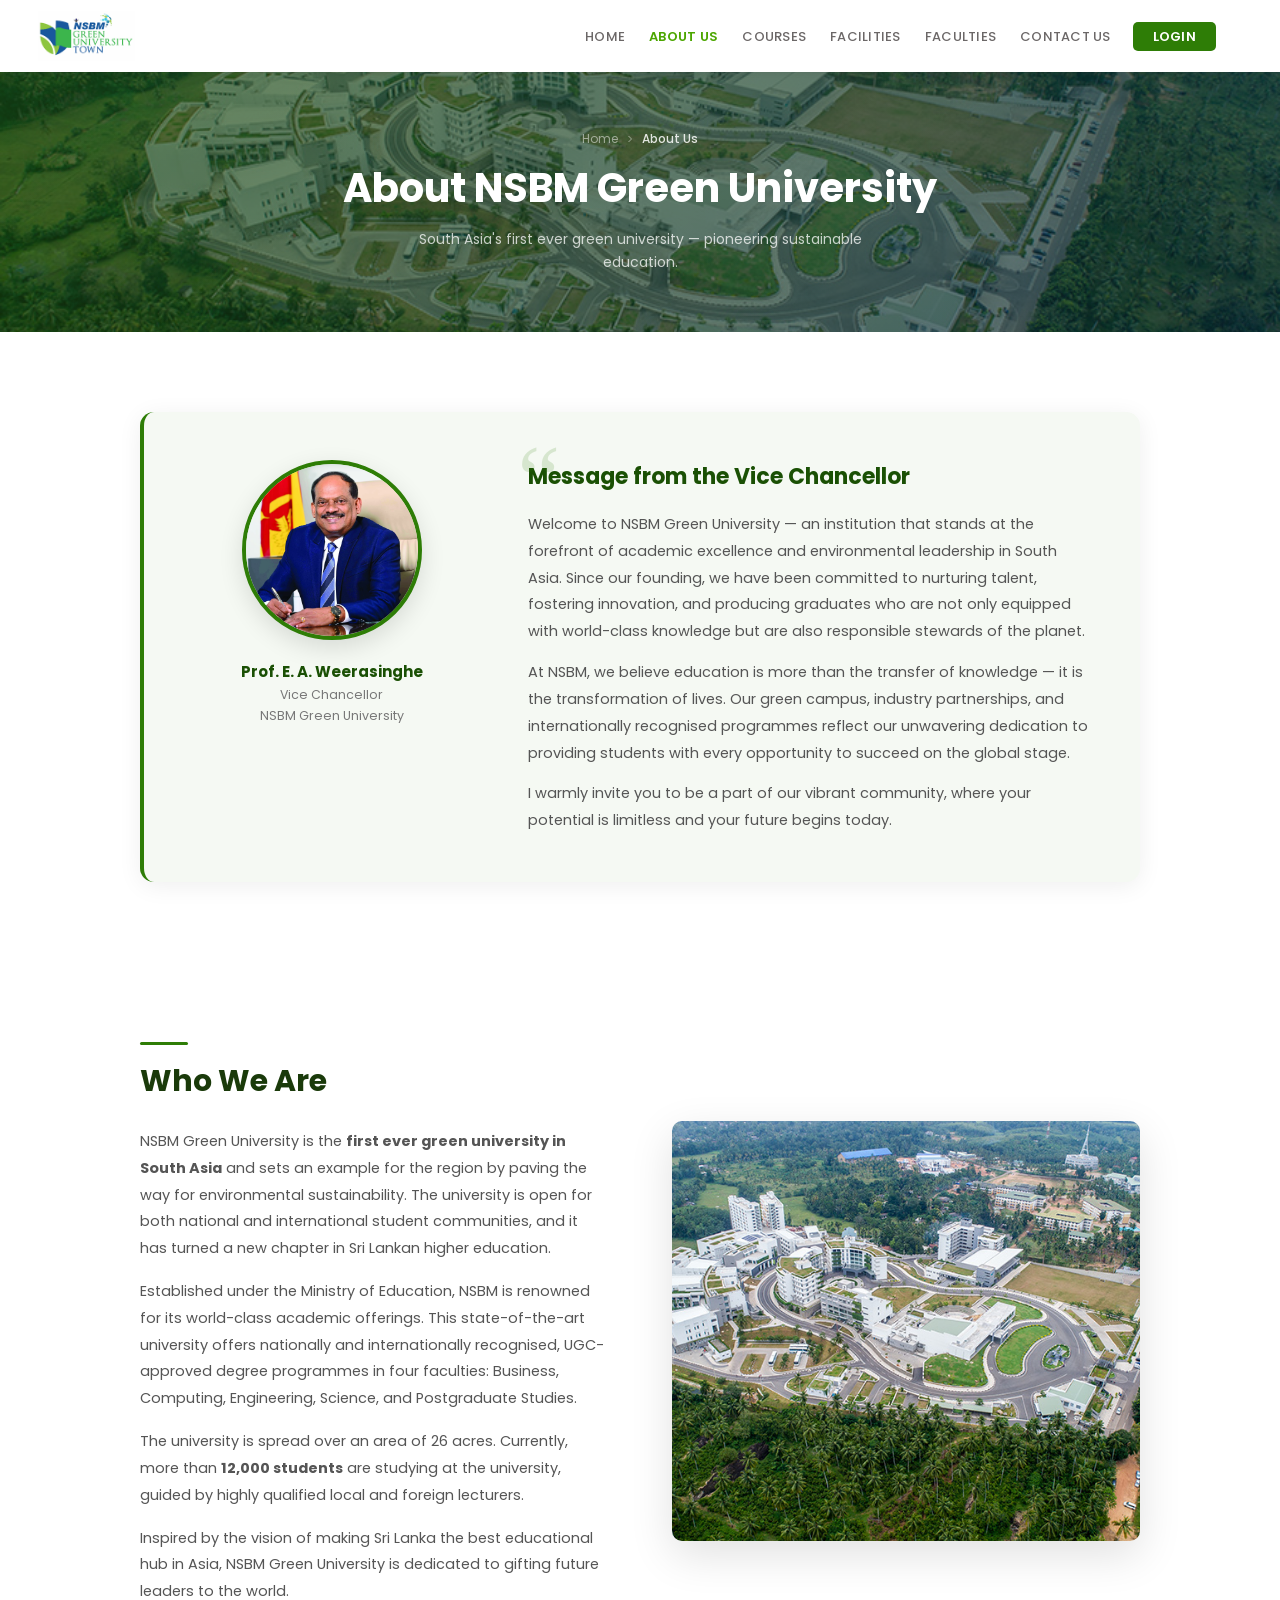
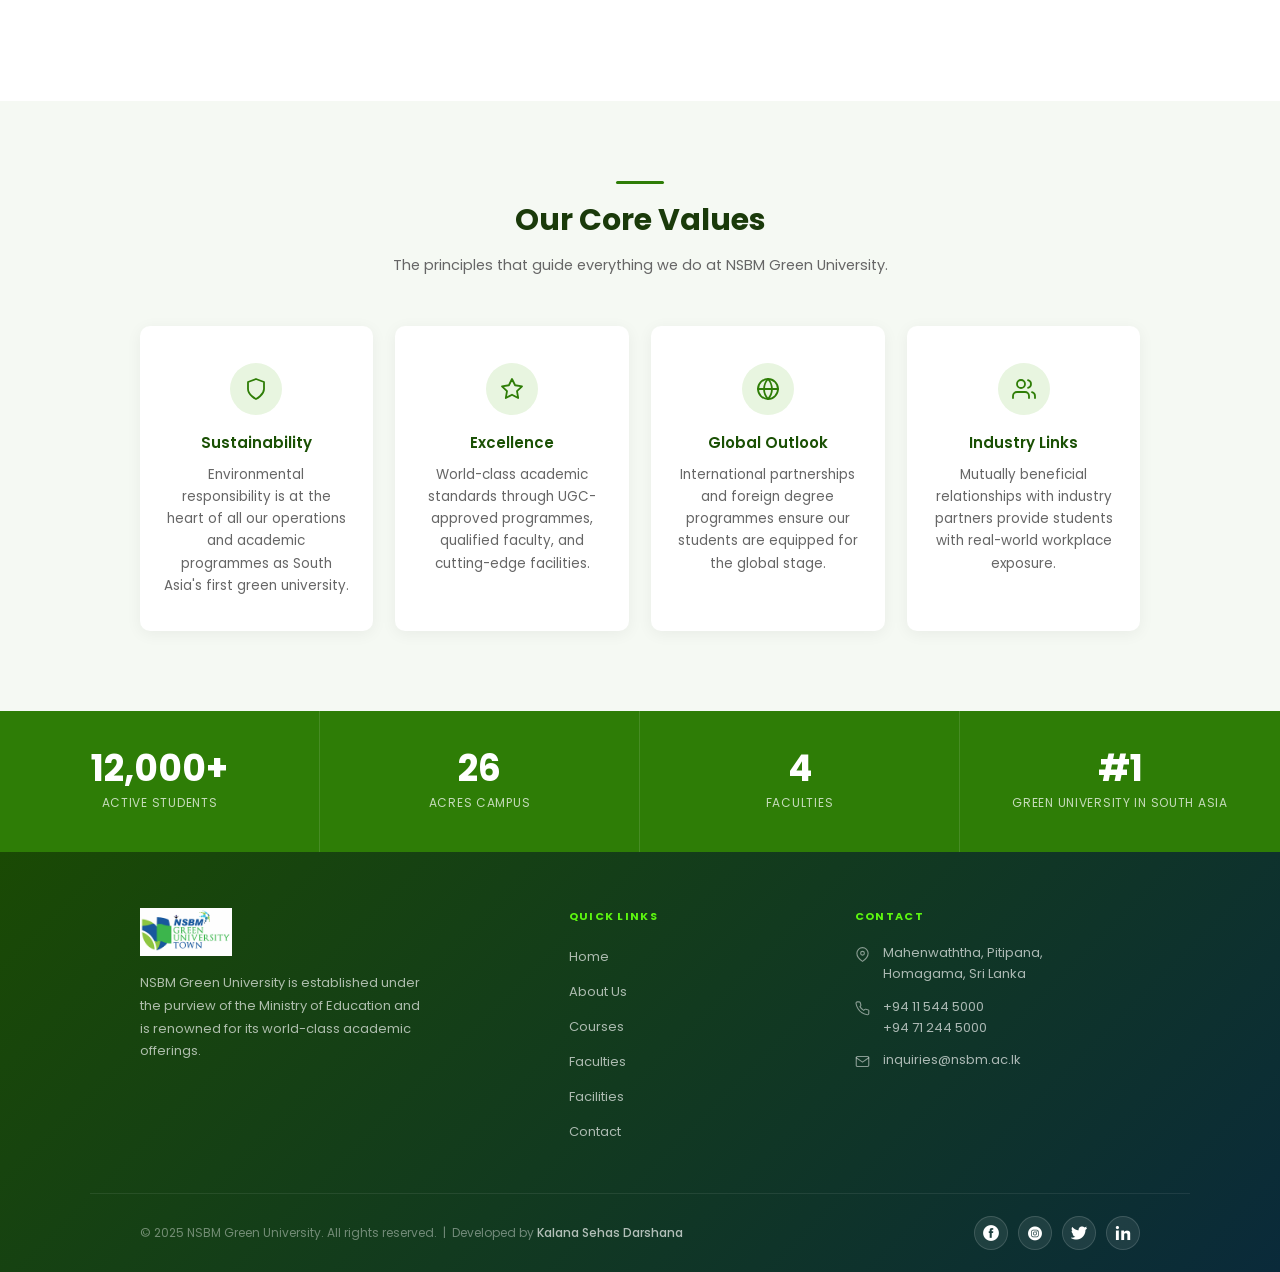
<file: Development/about_us.html>
<!DOCTYPE html>
<html lang="en">
<head>
  <meta charset="UTF-8">
  <meta name="viewport" content="width=device-width, initial-scale=1.0">
  <title>About Us — NSBM Green University</title>
  <link rel="stylesheet" href="shared.css">
  <link rel="stylesheet" href="about_us.css">
  <link href="https://fonts.googleapis.com/css2?family=Poppins:wght@200;300;400;500;600;700&display=swap" rel="stylesheet">
</head>
<body>
  <header>
    <nav>
      <a href="Web_assignment.html" class="logo"><img src="assets/images/logo.png" alt="NSBM Green University"></a>
      <div class="nav-links">
        <ul>
          <li><a href="Web_assignment.html">HOME</a></li>
          <li><a href="about_us.html">ABOUT US</a></li>
          <li><a href="courses.html">COURSES</a></li>
          <li><a href="facilities.html">FACILITIES</a></li>
          <li><a href="faculties.html">FACULTIES</a></li>
          <li><a href="contact_us.html">CONTACT US</a></li>
          <li><a href="login.html" class="nav-login-btn">LOGIN</a></li>
        </ul>
      </div>
    </nav>
  </header>

  <div class="page-content">

    <div class="page-banner">
      <div class="page-banner-bg" style="background-image:url('assets/images/banner.png');"></div>
      <div class="page-banner-content">
        <div class="breadcrumb">
          <a href="Web_assignment.html">Home</a>
          <svg width="12" height="12" viewBox="0 0 24 24" fill="none" stroke="currentColor" stroke-width="2"><polyline points="9 18 15 12 9 6"/></svg>
          <span>About Us</span>
        </div>
        <h1>About NSBM Green University</h1>
        <p>South Asia's first ever green university — pioneering sustainable education.</p>
      </div>
    </div>

    <!-- VC MESSAGE -->
    <section class="vc-section">
      <div class="inner">
        <div class="vc-card">
          <div class="vc-img-col">
            <div class="vc-photo-wrap">
              <img src="assets/images/vc.jpg" alt="Vice Chancellor" onerror="this.parentElement.classList.add('no-photo')">
              <div class="vc-photo-placeholder">
                <svg viewBox="0 0 24 24" fill="none" stroke="currentColor" stroke-width="1.5" stroke-linecap="round" stroke-linejoin="round"><path d="M20 21v-2a4 4 0 0 0-4-4H8a4 4 0 0 0-4 4v2"/><circle cx="12" cy="7" r="4"/></svg>
              </div>
            </div>
            <div class="vc-name-block">
              <strong>Prof. E. A. Weerasinghe</strong>
              <span>Vice Chancellor</span>
              <span>NSBM Green University</span>
            </div>
          </div>
          <div class="vc-text-col">
            <div class="vc-quote-mark">&ldquo;</div>
            <h3>Message from the Vice Chancellor</h3>
            <p>Welcome to NSBM Green University — an institution that stands at the forefront of academic excellence and environmental leadership in South Asia. Since our founding, we have been committed to nurturing talent, fostering innovation, and producing graduates who are not only equipped with world-class knowledge but are also responsible stewards of the planet.</p>
            <p>At NSBM, we believe education is more than the transfer of knowledge — it is the transformation of lives. Our green campus, industry partnerships, and internationally recognised programmes reflect our unwavering dedication to providing students with every opportunity to succeed on the global stage.</p>
            <p>I warmly invite you to be a part of our vibrant community, where your potential is limitless and your future begins today.</p>
          </div>
        </div>
      </div>
    </section>

    <!-- WHO WE ARE -->
    <section class="about-intro">
      <div class="inner">
        <div class="about-grid">
          <div class="about-text">
            <div class="section-title" style="text-align:left;margin-bottom:24px;">
              <div class="title-bar" style="margin:0 0 14px;"></div>
              <h2 style="text-align:left;">Who We Are</h2>
            </div>
            <p>NSBM Green University is the <strong>first ever green university in South Asia</strong> and sets an example for the region by paving the way for environmental sustainability. The university is open for both national and international student communities, and it has turned a new chapter in Sri Lankan higher education.</p>
            <p>Established under the Ministry of Education, NSBM is renowned for its world-class academic offerings. This state-of-the-art university offers nationally and internationally recognised, UGC-approved degree programmes in four faculties: Business, Computing, Engineering, Science, and Postgraduate Studies.</p>
            <p>The university is spread over an area of 26 acres. Currently, more than <strong>12,000 students</strong> are studying at the university, guided by highly qualified local and foreign lecturers.</p>
            <p>Inspired by the vision of making Sri Lanka the best educational hub in Asia, NSBM Green University is dedicated to gifting future leaders to the world.</p>
          </div>
          <div class="about-image">
            <img src="assets/images/banner.png" alt="NSBM Campus aerial view">
          </div>
        </div>
      </div>
    </section>

    <!-- VALUES -->
    <section class="values-section">
      <div class="inner">
        <div class="section-title">
          <div class="title-bar"></div>
          <h2>Our Core Values</h2>
          <p>The principles that guide everything we do at NSBM Green University.</p>
        </div>
        <div class="values-grid">
          <div class="value-card">
            <div class="value-icon-wrap"><svg viewBox="0 0 24 24" fill="none" stroke="currentColor" stroke-width="1.8" stroke-linecap="round" stroke-linejoin="round"><path d="M12 22s8-4 8-10V5l-8-3-8 3v7c0 6 8 10 8 10z"/></svg></div>
            <h3>Sustainability</h3>
            <p>Environmental responsibility is at the heart of all our operations and academic programmes as South Asia's first green university.</p>
          </div>
          <div class="value-card">
            <div class="value-icon-wrap"><svg viewBox="0 0 24 24" fill="none" stroke="currentColor" stroke-width="1.8" stroke-linecap="round" stroke-linejoin="round"><polygon points="12 2 15.09 8.26 22 9.27 17 14.14 18.18 21.02 12 17.77 5.82 21.02 7 14.14 2 9.27 8.91 8.26 12 2"/></svg></div>
            <h3>Excellence</h3>
            <p>World-class academic standards through UGC-approved programmes, qualified faculty, and cutting-edge facilities.</p>
          </div>
          <div class="value-card">
            <div class="value-icon-wrap"><svg viewBox="0 0 24 24" fill="none" stroke="currentColor" stroke-width="1.8" stroke-linecap="round" stroke-linejoin="round"><circle cx="12" cy="12" r="10"/><line x1="2" y1="12" x2="22" y2="12"/><path d="M12 2a15.3 15.3 0 0 1 4 10 15.3 15.3 0 0 1-4 10 15.3 15.3 0 0 1-4-10 15.3 15.3 0 0 1 4-10z"/></svg></div>
            <h3>Global Outlook</h3>
            <p>International partnerships and foreign degree programmes ensure our students are equipped for the global stage.</p>
          </div>
          <div class="value-card">
            <div class="value-icon-wrap"><svg viewBox="0 0 24 24" fill="none" stroke="currentColor" stroke-width="1.8" stroke-linecap="round" stroke-linejoin="round"><path d="M17 21v-2a4 4 0 0 0-4-4H5a4 4 0 0 0-4 4v2"/><circle cx="9" cy="7" r="4"/><path d="M23 21v-2a4 4 0 0 0-3-3.87"/><path d="M16 3.13a4 4 0 0 1 0 7.75"/></svg></div>
            <h3>Industry Links</h3>
            <p>Mutually beneficial relationships with industry partners provide students with real-world workplace exposure.</p>
          </div>
        </div>
      </div>
    </section>

    <!-- STATS BAR -->
    <div class="about-stats-bar">
      <div class="asb-item"><span class="asb-num">12,000+</span><span class="asb-label">Active Students</span></div>
      <div class="asb-item"><span class="asb-num">26</span><span class="asb-label">Acres Campus</span></div>
      <div class="asb-item"><span class="asb-num">4</span><span class="asb-label">Faculties</span></div>
      <div class="asb-item"><span class="asb-num">#1</span><span class="asb-label">Green University in South Asia</span></div>
    </div>

  </div>

  <footer>
    <div class="footer-top">
      <div class="footer-brand"><img src="assets/images/logo.png" alt="NSBM" class="footer-logo"><p>NSBM Green University is established under the purview of the Ministry of Education and is renowned for its world-class academic offerings.</p></div>
      <div class="footer-links-col"><p class="footer-col-title">Quick Links</p><ul><li><a href="Web_assignment.html">Home</a></li><li><a href="about_us.html">About Us</a></li><li><a href="courses.html">Courses</a></li><li><a href="faculties.html">Faculties</a></li><li><a href="facilities.html">Facilities</a></li><li><a href="contact_us.html">Contact</a></li></ul></div>
      <div class="footer-contact-col"><p class="footer-col-title">Contact</p><div class="contact-item"><div class="contact-item-icon"><svg viewBox="0 0 24 24"><path d="M21 10c0 7-9 13-9 13s-9-6-9-13a9 9 0 0 1 18 0z"/><circle cx="12" cy="10" r="3"/></svg></div><p>Mahenwaththa, Pitipana,<br>Homagama, Sri Lanka</p></div><div class="contact-item"><div class="contact-item-icon"><svg viewBox="0 0 24 24"><path d="M22 16.92v3a2 2 0 0 1-2.18 2 19.79 19.79 0 0 1-8.63-3.07A19.5 19.5 0 0 1 4.69 12 19.79 19.79 0 0 1 1.61 3.53 2 2 0 0 1 3.59 1.37h3a2 2 0 0 1 2 1.72c.127.96.361 1.903.7 2.81a2 2 0 0 1-.45 2.11L7.91 9a16 16 0 0 0 6 6l1.27-1.27a2 2 0 0 1 2.11-.45c.907.339 1.85.573 2.81.7A2 2 0 0 1 22 16.92z"/></svg></div><p>+94 11 544 5000<br>+94 71 244 5000</p></div><div class="contact-item"><div class="contact-item-icon"><svg viewBox="0 0 24 24"><path d="M4 4h16c1.1 0 2 .9 2 2v12c0 1.1-.9 2-2 2H4c-1.1 0-2-.9-2-2V6c0-1.1.9-2 2-2z"/><polyline points="22,6 12,13 2,6"/></svg></div><p>inquiries@nsbm.ac.lk</p></div></div>
    </div>
    <div class="footer-divider"></div>
    <div class="footer-bottom">
      <p class="footer-copy">&copy; 2025 NSBM Green University. All rights reserved. &nbsp;|&nbsp; Developed by <strong>Kalana Sehas Darshana</strong></p>
      <div class="social-icons"><a href="https://web.facebook.com/nsbm.lk/" target="_blank"><img src="assets/images/facebook.png" alt="Facebook"></a><a href="https://www.instagram.com/nsbmgreenuniversity/" target="_blank"><img src="assets/images/instagram.png" alt="Instagram"></a><a href="https://twitter.com/nsbm_srilanka" target="_blank"><img src="assets/images/twitter.png" alt="Twitter"></a><a href="https://lk.linkedin.com/school/nsbmgreenuniversity/" target="_blank"><img src="assets/images/linkedin.png" alt="LinkedIn"></a></div>
    </div>
  </footer>
  
  <script>
    const cp = window.location.pathname.split("/").pop().toLowerCase();
    document.querySelectorAll(".nav-links ul li a").forEach(a => { if (a.getAttribute("href").toLowerCase() === cp) a.classList.add("active"); });
  </script>
</body>
</html>
</file>
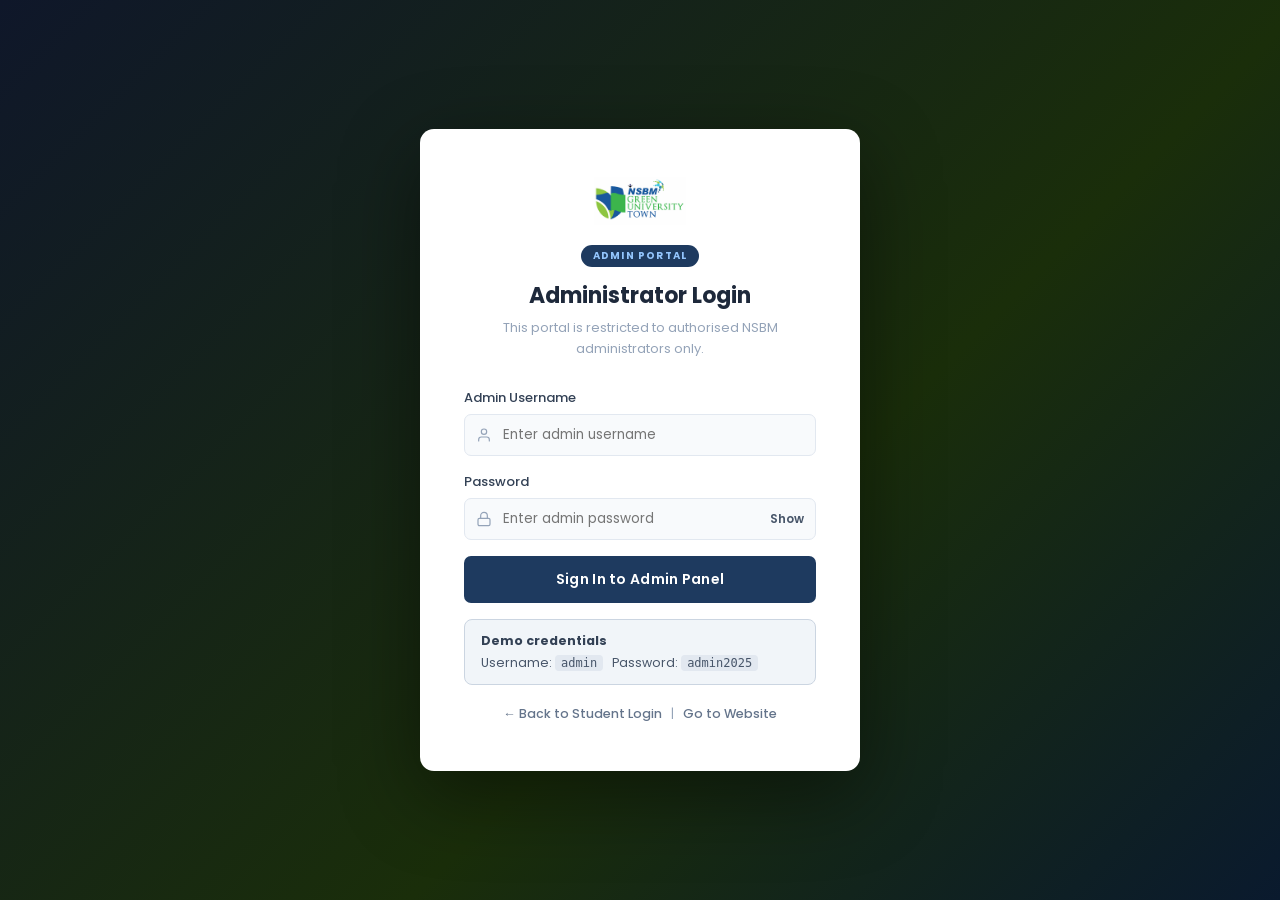
<file: Development/admin_login.html>
<!DOCTYPE html>
<html lang="en">
<head>
  <meta charset="UTF-8">
  <meta name="viewport" content="width=device-width, initial-scale=1.0">
  <title>Admin Login — NSBM Green University</title>
  <link rel="stylesheet" href="shared.css">
  <link rel="stylesheet" href="admin_login.css">
  <link href="https://fonts.googleapis.com/css2?family=Poppins:wght@200;300;400;500;600;700&display=swap" rel="stylesheet">
</head>
<body>

  <div class="admin-login-page">
    <div class="admin-login-card">

      <div class="alc-header">
        <img src="assets/images/logo.png" alt="NSBM" class="alc-logo">
        <div class="alc-badge">Admin Portal</div>
        <h2>Administrator Login</h2>
        <p>This portal is restricted to authorised NSBM administrators only.</p>
      </div>

      <div id="al-error"   class="alert alert-error"   style="display:none;"></div>
      <div id="al-success" class="alert alert-success" style="display:none;"></div>

      <div class="field-group">
        <label for="al-user">Admin Username</label>
        <div class="field-wrap">
          <svg class="field-icon" viewBox="0 0 24 24" fill="none" stroke="currentColor" stroke-width="1.8" stroke-linecap="round" stroke-linejoin="round"><path d="M20 21v-2a4 4 0 0 0-4-4H8a4 4 0 0 0-4 4v2"/><circle cx="12" cy="7" r="4"/></svg>
          <input type="text" id="al-user" placeholder="Enter admin username" autocomplete="username">
        </div>
      </div>

      <div class="field-group">
        <label for="al-pw">Password</label>
        <div class="field-wrap">
          <svg class="field-icon" viewBox="0 0 24 24" fill="none" stroke="currentColor" stroke-width="1.8" stroke-linecap="round" stroke-linejoin="round"><rect x="3" y="11" width="18" height="11" rx="2"/><path d="M7 11V7a5 5 0 0 1 10 0v4"/></svg>
          <input type="password" id="al-pw" placeholder="Enter admin password" autocomplete="current-password">
          <button type="button" class="pw-toggle" onclick="togglePw('al-pw',this)">Show</button>
        </div>
      </div>

      <button class="auth-submit" onclick="doAdminLogin()">Sign In to Admin Panel</button>

      <div class="demo-box">
        <strong>Demo credentials</strong>
        <p>Username: <code>admin</code> &nbsp; Password: <code>admin2025</code></p>
      </div>

      <div class="back-link">
        <a href="login.html">&larr; Back to Student Login</a>
        &nbsp;&nbsp;|&nbsp;&nbsp;
        <a href="Web_assignment.html">Go to Website</a>
      </div>
    </div>
  </div>

  <script>
    function togglePw(id, btn) {
      const f = document.getElementById(id);
      f.type = f.type === "password" ? "text" : "password";
      btn.textContent = f.type === "password" ? "Show" : "Hide";
    }

    const ADMINS = [
      { username: "admin", password: "admin2025", name: "System Administrator" }
    ];

    function doAdminLogin() {
      const user = document.getElementById("al-user").value.trim();
      const pw   = document.getElementById("al-pw").value;
      const err  = document.getElementById("al-error");
      const suc  = document.getElementById("al-success");
      err.style.display = suc.style.display = "none";

      if (!user || !pw) {
        err.textContent = "Please enter your username and password.";
        err.style.display = "block"; return;
      }

      const admin = ADMINS.find(a => a.username === user && a.password === pw);
      if (admin) {
        sessionStorage.setItem("nsbm_admin", JSON.stringify({ name: admin.name, role: "admin" }));
        suc.textContent = "Login successful. Redirecting to Admin Panel...";
        suc.style.display = "block";
        setTimeout(() => window.location.href = "admin_panel.html", 1400);
      } else {
        err.textContent = "Invalid admin credentials. Access denied.";
        err.style.display = "block";
      }
    }

    document.addEventListener("keydown", e => { if (e.key === "Enter") doAdminLogin(); });
  </script>
</body>
</html>
</file>
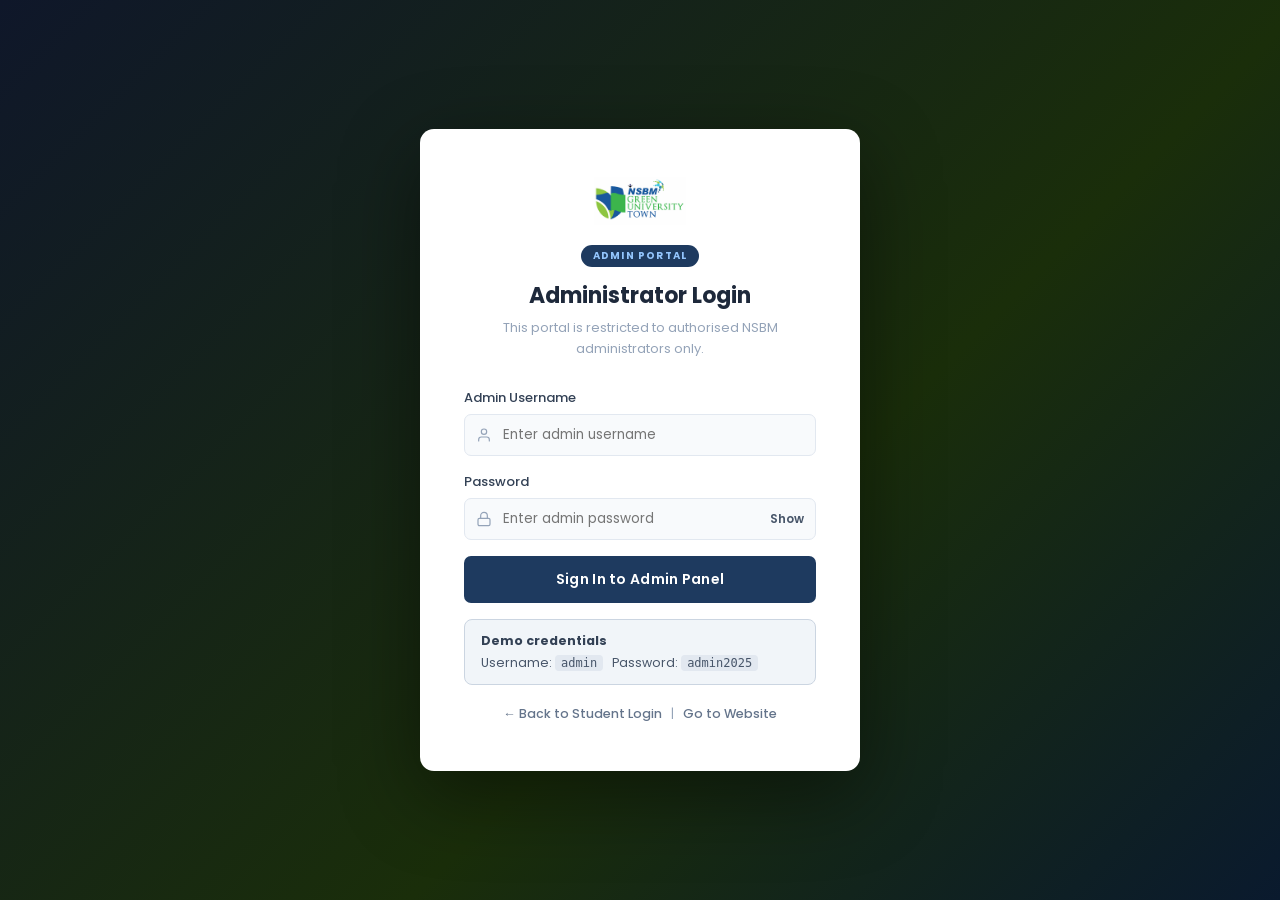
<file: Development/admin_panel.html>
<!DOCTYPE html>
<html lang="en">
<head>
  <meta charset="UTF-8">
  <meta name="viewport" content="width=device-width, initial-scale=1.0">
  <title>Admin Panel — NSBM Green University</title>
  <link rel="stylesheet" href="admin_panel.css">
  <link href="https://fonts.googleapis.com/css2?family=Poppins:wght@300;400;500;600;700&display=swap" rel="stylesheet">
</head>
<body>

  <!-- SIDEBAR -->
  <aside class="sidebar" id="sidebar">
    <div class="sb-logo">
      <img src="assets/images/logo.png" alt="NSBM">
      <span>Admin Panel</span>
    </div>
    <nav class="sb-nav">
      <a href="#" class="sb-link active" onclick="showSection('dashboard',this)">
        <svg viewBox="0 0 24 24"><rect x="3" y="3" width="7" height="7"/><rect x="14" y="3" width="7" height="7"/><rect x="3" y="14" width="7" height="7"/><rect x="14" y="14" width="7" height="7"/></svg>
        Dashboard
      </a>
      <a href="#" class="sb-link" onclick="showSection('students',this)">
        <svg viewBox="0 0 24 24"><path d="M17 21v-2a4 4 0 0 0-4-4H5a4 4 0 0 0-4 4v2"/><circle cx="9" cy="7" r="4"/><path d="M23 21v-2a4 4 0 0 0-3-3.87"/><path d="M16 3.13a4 4 0 0 1 0 7.75"/></svg>
        Students
      </a>
      <a href="#" class="sb-link" onclick="showSection('courses',this)">
        <svg viewBox="0 0 24 24"><path d="M12 2L2 7l10 5 10-5-10-5z"/><path d="M2 17l10 5 10-5"/><path d="M2 12l10 5 10-5"/></svg>
        Courses
      </a>
      <a href="#" class="sb-link" onclick="showSection('faculties',this)">
        <svg viewBox="0 0 24 24"><rect x="3" y="3" width="18" height="18" rx="2"/><path d="M3 9h18M9 21V9"/></svg>
        Faculties
      </a>
      <a href="#" class="sb-link" onclick="showSection('news',this)">
        <svg viewBox="0 0 24 24"><path d="M4 22h16a2 2 0 0 0 2-2V4a2 2 0 0 0-2-2H8a2 2 0 0 0-2 2v16a2 2 0 0 0 2 2z"/><path d="M16 2v4"/><path d="M8 10h8"/><path d="M8 14h8"/><path d="M8 18h5"/></svg>
        News
      </a>
      <a href="#" class="sb-link" onclick="showSection('enquiries',this)">
        <svg viewBox="0 0 24 24"><path d="M4 4h16c1.1 0 2 .9 2 2v12c0 1.1-.9 2-2 2H4c-1.1 0-2-.9-2-2V6c0-1.1.9-2 2-2z"/><polyline points="22,6 12,13 2,6"/></svg>
        Enquiries
      </a>
    </nav>
    <div class="sb-bottom">
      <button class="sb-logout" onclick="doAdminLogout()">
        <svg viewBox="0 0 24 24"><path d="M9 21H5a2 2 0 0 1-2-2V5a2 2 0 0 1 2-2h4"/><polyline points="16 17 21 12 16 7"/><line x1="21" y1="12" x2="9" y2="12"/></svg>
        Sign Out
      </button>
    </div>
  </aside>

  <!-- MAIN -->
  <main class="main-content">

    <!-- TOP BAR -->
    <div class="topbar">
      <div class="topbar-left">
        <button class="menu-toggle" onclick="toggleSidebar()">
          <svg viewBox="0 0 24 24" fill="none" stroke="currentColor" stroke-width="2"><line x1="3" y1="6" x2="21" y2="6"/><line x1="3" y1="12" x2="21" y2="12"/><line x1="3" y1="18" x2="21" y2="18"/></svg>
        </button>
        <h1 class="topbar-title" id="topbar-title">Dashboard</h1>
      </div>
      <div class="topbar-right">
        <div class="admin-badge">
          <div class="admin-avatar" id="admin-avatar">A</div>
          <span id="admin-name">Administrator</span>
        </div>
      </div>
    </div>

    <!-- TOAST -->
    <div class="toast" id="toast"></div>

    <!-- ─── DASHBOARD ─── -->
    <section id="sec-dashboard" class="section active-section">
      <div class="stat-cards">
        <div class="stat-card blue">
          <div class="sc-icon"><svg viewBox="0 0 24 24"><path d="M17 21v-2a4 4 0 0 0-4-4H5a4 4 0 0 0-4 4v2"/><circle cx="9" cy="7" r="4"/></svg></div>
          <div><span class="sc-num" id="dash-students">0</span><span class="sc-label">Total Students</span></div>
        </div>
        <div class="stat-card green">
          <div class="sc-icon"><svg viewBox="0 0 24 24"><path d="M12 2L2 7l10 5 10-5-10-5z"/><path d="M2 17l10 5 10-5"/></svg></div>
          <div><span class="sc-num" id="dash-courses">0</span><span class="sc-label">Courses</span></div>
        </div>
        <div class="stat-card purple">
          <div class="sc-icon"><svg viewBox="0 0 24 24"><rect x="3" y="3" width="18" height="18" rx="2"/><path d="M3 9h18M9 21V9"/></svg></div>
          <div><span class="sc-num" id="dash-faculties">0</span><span class="sc-label">Faculties</span></div>
        </div>
        <div class="stat-card orange">
          <div class="sc-icon"><svg viewBox="0 0 24 24"><path d="M4 4h16c1.1 0 2 .9 2 2v12c0 1.1-.9 2-2 2H4c-1.1 0-2-.9-2-2V6c0-1.1.9-2 2-2z"/></svg></div>
          <div><span class="sc-num" id="dash-enquiries">0</span><span class="sc-label">Enquiries</span></div>
        </div>
      </div>

      <div class="dash-recent">
        <div class="panel">
          <div class="panel-header"><h3>Recent Students</h3></div>
          <div class="panel-body" id="recent-students-list"></div>
        </div>
        <div class="panel">
          <div class="panel-header"><h3>Recent Enquiries</h3></div>
          <div class="panel-body" id="recent-enquiries-list"></div>
        </div>
      </div>
    </section>

    <!-- ─── STUDENTS ─── -->
    <section id="sec-students" class="section">
      <div class="section-toolbar">
        <input type="text" class="search-input" placeholder="Search students..." oninput="renderStudents(this.value)">
        <button class="btn btn-primary" onclick="openModal('student')">+ Add Student</button>
      </div>
      <div class="panel">
        <table class="data-table" id="students-table">
          <thead><tr><th>Student ID</th><th>Name</th><th>Email</th><th>Faculty</th><th>Actions</th></tr></thead>
          <tbody id="students-tbody"></tbody>
        </table>
      </div>
    </section>

    <!-- ─── COURSES ─── -->
    <section id="sec-courses" class="section">
      <div class="section-toolbar">
        <input type="text" class="search-input" placeholder="Search courses..." oninput="renderCourses(this.value)">
        <button class="btn btn-primary" onclick="openModal('course')">+ Add Course</button>
      </div>
      <div class="panel">
        <table class="data-table" id="courses-table">
          <thead><tr><th>Code</th><th>Course Name</th><th>Faculty</th><th>Level</th><th>Actions</th></tr></thead>
          <tbody id="courses-tbody"></tbody>
        </table>
      </div>
    </section>

    <!-- ─── FACULTIES ─── -->
    <section id="sec-faculties" class="section">
      <div class="section-toolbar">
        <input type="text" class="search-input" placeholder="Search faculties..." oninput="renderFaculties(this.value)">
        <button class="btn btn-primary" onclick="openModal('faculty')">+ Add Faculty</button>
      </div>
      <div class="panel">
        <table class="data-table">
          <thead><tr><th>Faculty Name</th><th>Dean</th><th>Students</th><th>Programmes</th><th>Actions</th></tr></thead>
          <tbody id="faculties-tbody"></tbody>
        </table>
      </div>
    </section>

    <!-- ─── NEWS ─── -->
    <section id="sec-news" class="section">
      <div class="section-toolbar">
        <input type="text" class="search-input" placeholder="Search news..." oninput="renderNews(this.value)">
        <button class="btn btn-primary" onclick="openModal('news')">+ Add News</button>
      </div>
      <div class="panel">
        <table class="data-table">
          <thead><tr><th>Title</th><th>Category</th><th>Date</th><th>Actions</th></tr></thead>
          <tbody id="news-tbody"></tbody>
        </table>
      </div>
    </section>

    <!-- ─── ENQUIRIES ─── -->
    <section id="sec-enquiries" class="section">
      <div class="section-toolbar">
        <input type="text" class="search-input" placeholder="Search enquiries..." oninput="renderEnquiries(this.value)">
        <span class="toolbar-note">Read-only — submitted via Contact Us form</span>
      </div>
      <div class="panel">
        <table class="data-table">
          <thead><tr><th>Name</th><th>Email</th><th>Subject</th><th>Date</th><th>Status</th><th>Actions</th></tr></thead>
          <tbody id="enquiries-tbody"></tbody>
        </table>
      </div>
    </section>

  </main>

  <!-- MODAL -->
  <div class="modal-overlay" id="modal-overlay" onclick="closeModal()"></div>
  <div class="modal" id="modal">
    <div class="modal-header">
      <h3 id="modal-title">Add Record</h3>
      <button class="modal-close" onclick="closeModal()">&times;</button>
    </div>
    <div class="modal-body" id="modal-body"></div>
    <div class="modal-footer">
      <button class="btn btn-ghost" onclick="closeModal()">Cancel</button>
      <button class="btn btn-primary" id="modal-save" onclick="saveModal()">Save</button>
    </div>
  </div>

  <!-- DELETE CONFIRM -->
  <div class="modal-overlay" id="del-overlay" onclick="closeDelete()"></div>
  <div class="modal del-modal" id="del-modal">
    <div class="modal-header"><h3>Confirm Delete</h3><button class="modal-close" onclick="closeDelete()">&times;</button></div>
    <div class="modal-body"><p id="del-msg">Are you sure you want to delete this record? This action cannot be undone.</p></div>
    <div class="modal-footer">
      <button class="btn btn-ghost" onclick="closeDelete()">Cancel</button>
      <button class="btn btn-danger" onclick="confirmDelete()">Delete</button>
    </div>
  </div>

<script>
/* ════════════════════════════════════════════
   NSBM ADMIN PANEL — Full CRUD JavaScript
   ════════════════════════════════════════════ */

// ── Guard ──
const adminSession = sessionStorage.getItem("nsbm_admin");
if (!adminSession) window.location.href = "admin_login.html";
else {
  const a = JSON.parse(adminSession);
  document.getElementById("admin-name").textContent = a.name || "Administrator";
  document.getElementById("admin-avatar").textContent = (a.name || "A").charAt(0);
}

// ── Data Store (sessionStorage backed) ──
function getStore(key, def) {
  const v = sessionStorage.getItem("nsbm_admin_" + key);
  return v ? JSON.parse(v) : def;
}
function setStore(key, val) {
  sessionStorage.setItem("nsbm_admin_" + key, JSON.stringify(val));
}

let students   = getStore("students", [
  { id:"NSBM12345", name:"Kalana Darshana", email:"kalana@email.com", faculty:"Faculty of Computing" },
  { id:"NSBM12346", name:"Amali Perera",    email:"amali@email.com",  faculty:"Faculty of Business" },
  { id:"NSBM12347", name:"Kasun Silva",     email:"kasun@email.com",  faculty:"Faculty of Engineering" },
]);

let courses = getStore("courses", [
  { code:"CS101", name:"Computer Science",     faculty:"Faculty of Computing",  level:"Undergraduate" },
  { code:"BS201", name:"Business Management",  faculty:"Faculty of Business",   level:"Undergraduate" },
  { code:"EG301", name:"Civil Engineering",    faculty:"Faculty of Engineering",level:"Undergraduate" },
  { code:"FD401", name:"Foundation Programme", faculty:"General",               level:"Foundation" },
  { code:"MBA01", name:"Master of Business Administration", faculty:"Faculty of Business", level:"Postgraduate" },
]);

let faculties = getStore("faculties", [
  { name:"Faculty of Computing",   dean:"Prof. D. Ganepola", students:3800, programmes:8 },
  { name:"Faculty of Business",    dean:"Prof. A. Weerasinghe", students:4200, programmes:7 },
  { name:"Faculty of Engineering", dean:"Prof. S. Bandara",  students:2600, programmes:5 },
  { name:"Faculty of Science",     dean:"Prof. R. Jayaweera", students:1800, programmes:4 },
]);

let news = getStore("news", [
  { title:"Residential Workshop on Business Communication", category:"Event",      date:"2025-08-04" },
  { title:"IMEX'25 — Industrial Management Day 2025",       category:"Academic",   date:"2025-08-01" },
  { title:"Young Scientists' Circle AGM 2025",              category:"Student Life",date:"2025-08-01" },
]);

let enquiries = getStore("enquiries", [
  { name:"Priya Fernando", email:"priya@email.com", subject:"Admission Requirements", date:"2025-08-05", status:"New" },
  { name:"Rohan Gupta",    email:"rohan@email.com", subject:"Scholarship Information", date:"2025-08-04", status:"Replied" },
  { name:"Nadia Ali",      email:"nadia@email.com", subject:"Course Duration Query",   date:"2025-08-03", status:"New" },
]);

// ── Utilities ──
function save() {
  setStore("students", students);
  setStore("courses",  courses);
  setStore("faculties",faculties);
  setStore("news",     news);
  setStore("enquiries",enquiries);
}

function showToast(msg, type = "success") {
  const t = document.getElementById("toast");
  t.textContent = msg;
  t.className = "toast toast-" + type + " show";
  setTimeout(() => t.className = "toast", 2800);
}

// ── Navigation ──
function showSection(id, el) {
  document.querySelectorAll(".section").forEach(s => s.classList.remove("active-section"));
  document.querySelectorAll(".sb-link").forEach(l => l.classList.remove("active"));
  document.getElementById("sec-" + id).classList.add("active-section");
  if (el) el.classList.add("active");
  document.getElementById("topbar-title").textContent =
    id.charAt(0).toUpperCase() + id.slice(1);
  renderAll();
}

function toggleSidebar() {
  document.getElementById("sidebar").classList.toggle("collapsed");
}

// ── Dashboard ──
function updateDash() {
  document.getElementById("dash-students").textContent  = students.length;
  document.getElementById("dash-courses").textContent   = courses.length;
  document.getElementById("dash-faculties").textContent = faculties.length;
  document.getElementById("dash-enquiries").textContent = enquiries.length;

  const sl = document.getElementById("recent-students-list");
  sl.innerHTML = students.slice(-4).reverse().map(s =>
    `<div class="recent-row"><strong>${s.name}</strong><span>${s.faculty}</span></div>`
  ).join("") || "<p class='empty'>No students yet.</p>";

  const el = document.getElementById("recent-enquiries-list");
  el.innerHTML = enquiries.slice(-4).reverse().map(e =>
    `<div class="recent-row"><strong>${e.name}</strong><span class="status-pill ${e.status === 'New' ? 'pill-new' : 'pill-done'}">${e.status}</span></div>`
  ).join("") || "<p class='empty'>No enquiries yet.</p>";
}

// ── Render functions ──
function renderStudents(q = "") {
  const flt = students.filter(s =>
    s.name.toLowerCase().includes(q.toLowerCase()) ||
    s.id.toLowerCase().includes(q.toLowerCase()) ||
    s.faculty.toLowerCase().includes(q.toLowerCase())
  );
  document.getElementById("students-tbody").innerHTML = flt.length ? flt.map((s, i) =>
    `<tr>
      <td><code>${s.id}</code></td>
      <td>${s.name}</td>
      <td>${s.email}</td>
      <td>${s.faculty}</td>
      <td class="actions">
        <button class="btn-icon edit" onclick="editRecord('student',${students.indexOf(s)})">Edit</button>
        <button class="btn-icon del"  onclick="deleteRecord('student',${students.indexOf(s)})">Delete</button>
      </td>
    </tr>`).join("") : `<tr><td colspan="5" class="empty-row">No students found.</td></tr>`;
}

function renderCourses(q = "") {
  const flt = courses.filter(c =>
    c.name.toLowerCase().includes(q.toLowerCase()) ||
    c.code.toLowerCase().includes(q.toLowerCase())
  );
  document.getElementById("courses-tbody").innerHTML = flt.length ? flt.map(c =>
    `<tr>
      <td><code>${c.code}</code></td>
      <td>${c.name}</td>
      <td>${c.faculty}</td>
      <td><span class="level-pill">${c.level}</span></td>
      <td class="actions">
        <button class="btn-icon edit" onclick="editRecord('course',${courses.indexOf(c)})">Edit</button>
        <button class="btn-icon del"  onclick="deleteRecord('course',${courses.indexOf(c)})">Delete</button>
      </td>
    </tr>`).join("") : `<tr><td colspan="5" class="empty-row">No courses found.</td></tr>`;
}

function renderFaculties(q = "") {
  const flt = faculties.filter(f => f.name.toLowerCase().includes(q.toLowerCase()));
  document.getElementById("faculties-tbody").innerHTML = flt.length ? flt.map(f =>
    `<tr>
      <td>${f.name}</td>
      <td>${f.dean}</td>
      <td>${f.students.toLocaleString()}</td>
      <td>${f.programmes}</td>
      <td class="actions">
        <button class="btn-icon edit" onclick="editRecord('faculty',${faculties.indexOf(f)})">Edit</button>
        <button class="btn-icon del"  onclick="deleteRecord('faculty',${faculties.indexOf(f)})">Delete</button>
      </td>
    </tr>`).join("") : `<tr><td colspan="5" class="empty-row">No faculties found.</td></tr>`;
}

function renderNews(q = "") {
  const flt = news.filter(n => n.title.toLowerCase().includes(q.toLowerCase()));
  document.getElementById("news-tbody").innerHTML = flt.length ? flt.map(n =>
    `<tr>
      <td>${n.title}</td>
      <td><span class="level-pill">${n.category}</span></td>
      <td>${n.date}</td>
      <td class="actions">
        <button class="btn-icon edit" onclick="editRecord('news',${news.indexOf(n)})">Edit</button>
        <button class="btn-icon del"  onclick="deleteRecord('news',${news.indexOf(n)})">Delete</button>
      </td>
    </tr>`).join("") : `<tr><td colspan="4" class="empty-row">No news found.</td></tr>`;
}

function renderEnquiries(q = "") {
  const flt = enquiries.filter(e =>
    e.name.toLowerCase().includes(q.toLowerCase()) ||
    e.subject.toLowerCase().includes(q.toLowerCase())
  );
  document.getElementById("enquiries-tbody").innerHTML = flt.length ? flt.map(e =>
    `<tr>
      <td>${e.name}</td>
      <td>${e.email}</td>
      <td>${e.subject}</td>
      <td>${e.date}</td>
      <td><span class="status-pill ${e.status === 'New' ? 'pill-new' : 'pill-done'}">${e.status}</span></td>
      <td class="actions">
        <button class="btn-icon edit" onclick="markEnquiry(${enquiries.indexOf(e)})">Mark Replied</button>
        <button class="btn-icon del"  onclick="deleteRecord('enquiry',${enquiries.indexOf(e)})">Delete</button>
      </td>
    </tr>`).join("") : `<tr><td colspan="6" class="empty-row">No enquiries found.</td></tr>`;
}

function renderAll() {
  updateDash(); renderStudents(); renderCourses();
  renderFaculties(); renderNews(); renderEnquiries();
}

function markEnquiry(i) {
  enquiries[i].status = "Replied";
  save(); renderEnquiries(); showToast("Enquiry marked as Replied.");
}

// ── MODAL ──
let modalMode = "", modalIdx = -1, modalType = "";

const FORMS = {
  student: `
    <div class="field-group"><label>Student ID</label><input type="text" id="m-sid" placeholder="e.g. NSBM00001"></div>
    <div class="field-group"><label>Full Name</label><input type="text" id="m-name" placeholder="Full name"></div>
    <div class="field-group"><label>Email</label><input type="email" id="m-email" placeholder="student@email.com"></div>
    <div class="field-group"><label>Faculty</label>
      <select id="m-faculty">
        <option>Faculty of Computing</option>
        <option>Faculty of Business</option>
        <option>Faculty of Engineering</option>
        <option>Faculty of Science</option>
        <option>Postgraduate Studies</option>
      </select>
    </div>`,
  course: `
    <div class="field-group"><label>Course Code</label><input type="text" id="m-code" placeholder="e.g. CS101"></div>
    <div class="field-group"><label>Course Name</label><input type="text" id="m-name" placeholder="Course name"></div>
    <div class="field-group"><label>Faculty</label>
      <select id="m-faculty">
        <option>Faculty of Computing</option>
        <option>Faculty of Business</option>
        <option>Faculty of Engineering</option>
        <option>Faculty of Science</option>
        <option>General</option>
      </select>
    </div>
    <div class="field-group"><label>Level</label>
      <select id="m-level">
        <option>Foundation</option>
        <option>Undergraduate</option>
        <option>Postgraduate</option>
      </select>
    </div>`,
  faculty: `
    <div class="field-group"><label>Faculty Name</label><input type="text" id="m-name" placeholder="Faculty name"></div>
    <div class="field-group"><label>Dean</label><input type="text" id="m-dean" placeholder="Dean's name"></div>
    <div class="field-group"><label>Number of Students</label><input type="number" id="m-students" placeholder="0"></div>
    <div class="field-group"><label>Number of Programmes</label><input type="number" id="m-programmes" placeholder="0"></div>`,
  news: `
    <div class="field-group"><label>Title</label><input type="text" id="m-title" placeholder="News title"></div>
    <div class="field-group"><label>Category</label>
      <select id="m-cat">
        <option>Event</option>
        <option>Academic</option>
        <option>Student Life</option>
        <option>Research</option>
        <option>General</option>
      </select>
    </div>
    <div class="field-group"><label>Date</label><input type="date" id="m-date"></div>`,
};

function openModal(type, idx = -1) {
  modalType = type; modalIdx = idx;
  modalMode = idx === -1 ? "add" : "edit";
  const label = type.charAt(0).toUpperCase() + type.slice(1);
  document.getElementById("modal-title").textContent = (modalMode === "add" ? "Add " : "Edit ") + label;
  document.getElementById("modal-body").innerHTML = FORMS[type] || "";

  if (modalMode === "edit") {
    const map = { student: students, course: courses, faculty: faculties, news };
    const rec = map[type][idx];
    if (type === "student") {
      document.getElementById("m-sid").value     = rec.id;
      document.getElementById("m-name").value    = rec.name;
      document.getElementById("m-email").value   = rec.email;
      document.getElementById("m-faculty").value = rec.faculty;
    } else if (type === "course") {
      document.getElementById("m-code").value    = rec.code;
      document.getElementById("m-name").value    = rec.name;
      document.getElementById("m-faculty").value = rec.faculty;
      document.getElementById("m-level").value   = rec.level;
    } else if (type === "faculty") {
      document.getElementById("m-name").value       = rec.name;
      document.getElementById("m-dean").value       = rec.dean;
      document.getElementById("m-students").value   = rec.students;
      document.getElementById("m-programmes").value = rec.programmes;
    } else if (type === "news") {
      document.getElementById("m-title").value = rec.title;
      document.getElementById("m-cat").value   = rec.category;
      document.getElementById("m-date").value  = rec.date;
    }
  }

  document.getElementById("modal-overlay").style.display = "block";
  document.getElementById("modal").style.display = "flex";
}

function closeModal() {
  document.getElementById("modal-overlay").style.display = "none";
  document.getElementById("modal").style.display = "none";
}

function saveModal() {
  if (modalType === "student") {
    const sid  = document.getElementById("m-sid").value.trim();
    const name = document.getElementById("m-name").value.trim();
    const email= document.getElementById("m-email").value.trim();
    const fac  = document.getElementById("m-faculty").value;
    if (!sid || !name || !email) { showToast("Please fill in all fields.", "error"); return; }
    if (modalMode === "add") {
      if (students.find(s => s.id === sid)) { showToast("Student ID already exists.", "error"); return; }
      students.push({ id: sid, name, email, faculty: fac });
      showToast("Student added successfully.");
    } else {
      students[modalIdx] = { id: sid, name, email, faculty: fac };
      showToast("Student updated successfully.");
    }
  } else if (modalType === "course") {
    const code = document.getElementById("m-code").value.trim();
    const name = document.getElementById("m-name").value.trim();
    const fac  = document.getElementById("m-faculty").value;
    const lvl  = document.getElementById("m-level").value;
    if (!code || !name) { showToast("Please fill in all fields.", "error"); return; }
    if (modalMode === "add") {
      courses.push({ code, name, faculty: fac, level: lvl });
      showToast("Course added successfully.");
    } else {
      courses[modalIdx] = { code, name, faculty: fac, level: lvl };
      showToast("Course updated successfully.");
    }
  } else if (modalType === "faculty") {
    const name  = document.getElementById("m-name").value.trim();
    const dean  = document.getElementById("m-dean").value.trim();
    const stud  = parseInt(document.getElementById("m-students").value) || 0;
    const prog  = parseInt(document.getElementById("m-programmes").value) || 0;
    if (!name || !dean) { showToast("Please fill in all fields.", "error"); return; }
    if (modalMode === "add") {
      faculties.push({ name, dean, students: stud, programmes: prog });
      showToast("Faculty added successfully.");
    } else {
      faculties[modalIdx] = { name, dean, students: stud, programmes: prog };
      showToast("Faculty updated successfully.");
    }
  } else if (modalType === "news") {
    const title = document.getElementById("m-title").value.trim();
    const cat   = document.getElementById("m-cat").value;
    const date  = document.getElementById("m-date").value;
    if (!title || !date) { showToast("Please fill in all fields.", "error"); return; }
    if (modalMode === "add") {
      news.push({ title, category: cat, date });
      showToast("News item added successfully.");
    } else {
      news[modalIdx] = { title, category: cat, date };
      showToast("News item updated successfully.");
    }
  }

  save(); closeModal(); renderAll();
}

function editRecord(type, idx) { openModal(type, idx); }

// ── Delete ──
let delType = "", delIdx = -1;

function deleteRecord(type, idx) {
  delType = type; delIdx = idx;
  const labels = { student:"student record", course:"course", faculty:"faculty", enquiry:"enquiry" };
  document.getElementById("del-msg").textContent =
    "Are you sure you want to delete this " + (labels[type] || "record") + "? This cannot be undone.";
  document.getElementById("del-overlay").style.display = "block";
  document.getElementById("del-modal").style.display = "flex";
}

function closeDelete() {
  document.getElementById("del-overlay").style.display = "none";
  document.getElementById("del-modal").style.display = "none";
}

function confirmDelete() {
  const maps = { student: students, course: courses, faculty: faculties, news, enquiry: enquiries };
  maps[delType].splice(delIdx, 1);
  save(); closeDelete(); renderAll();
  showToast("Record deleted successfully.");
}

// ── Logout ──
function doAdminLogout() {
  sessionStorage.removeItem("nsbm_admin");
  window.location.href = "admin_login.html";
}

// ── Init ──
renderAll();
</script>
</body>
</html>
</file>
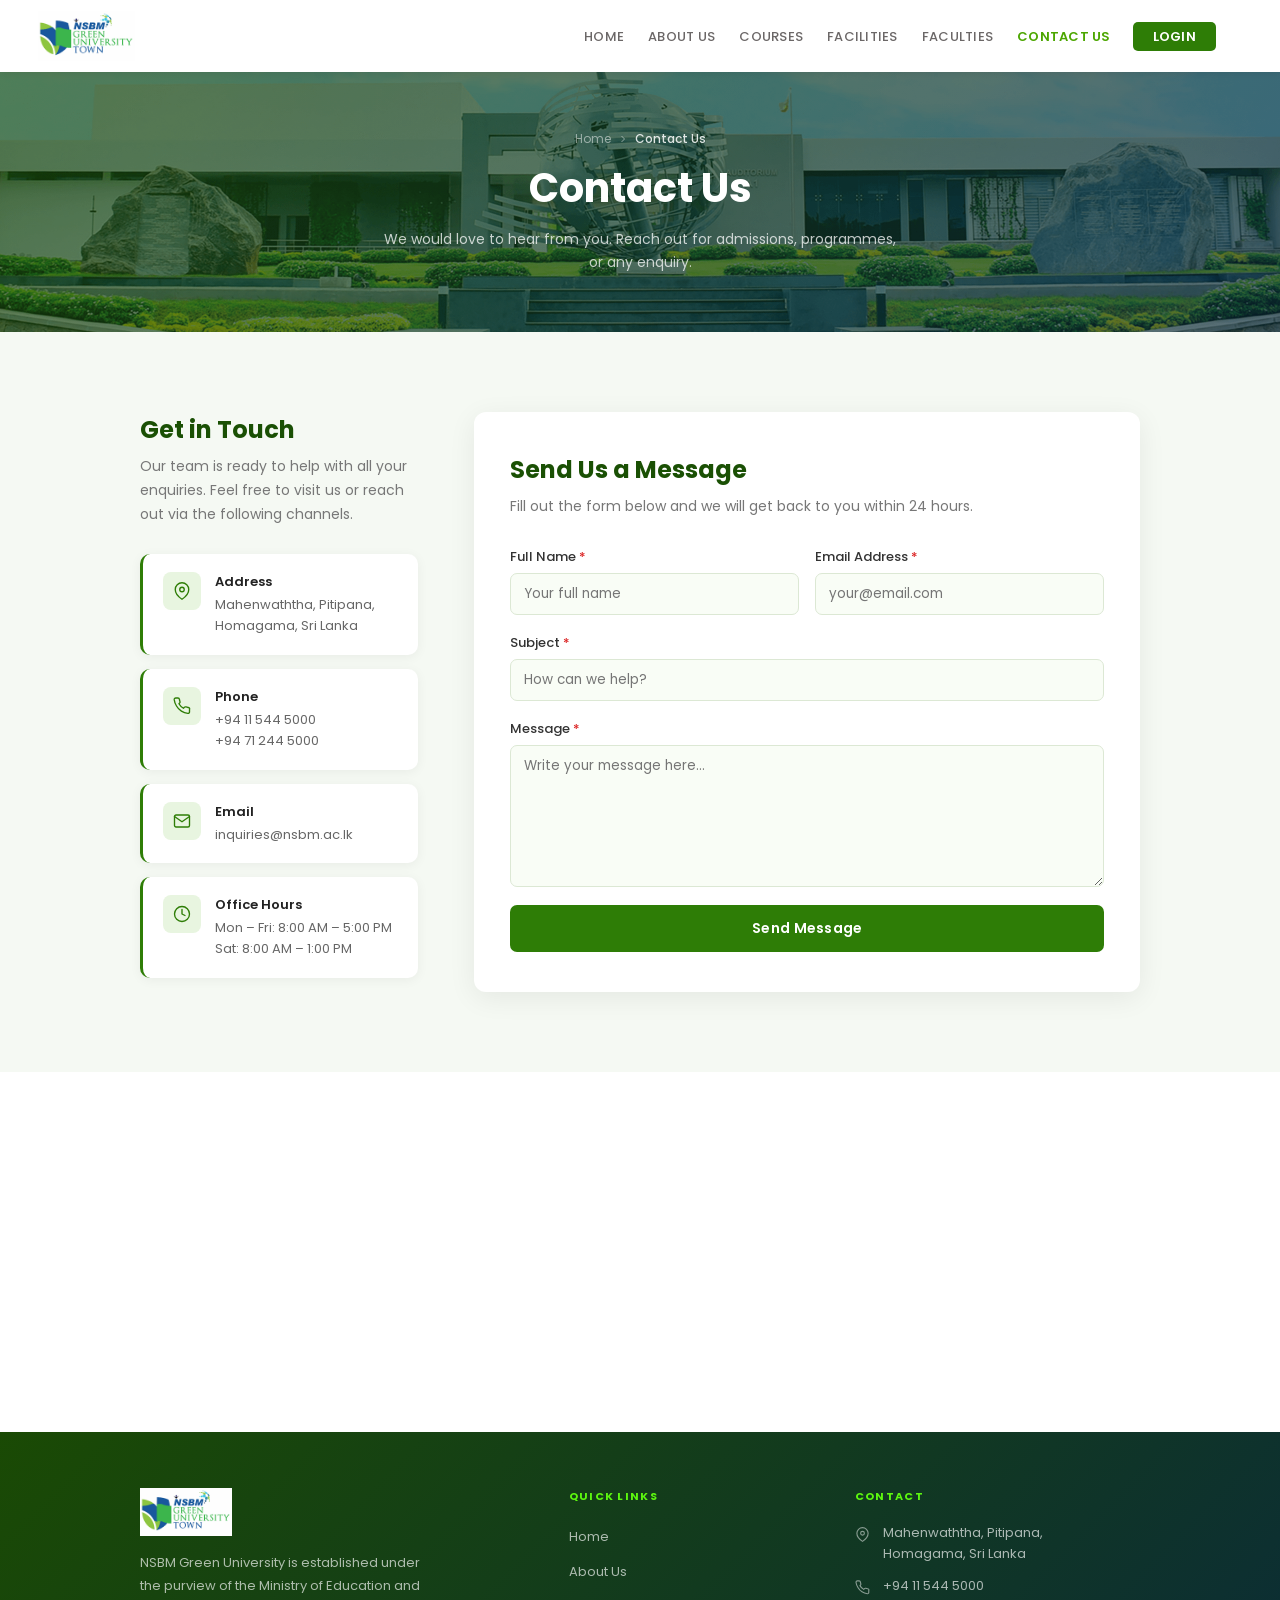
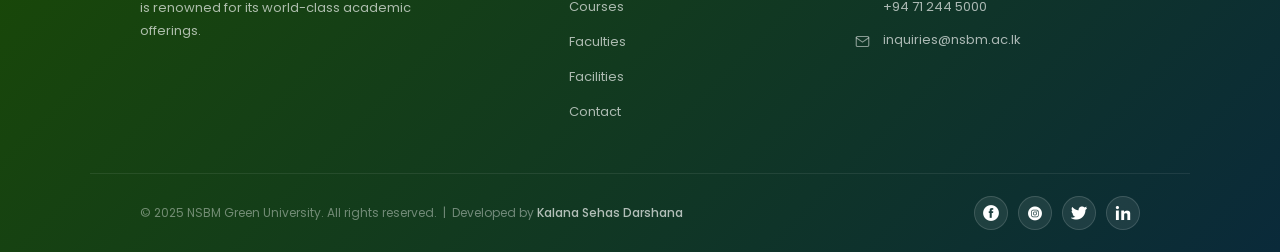
<file: Development/contact_us.html>
<!DOCTYPE html>
<html lang="en">
<head>
  <meta charset="UTF-8">
  <meta name="viewport" content="width=device-width, initial-scale=1.0">
  <title>Contact Us — NSBM Green University</title>
  <link rel="stylesheet" href="shared.css">
  <link rel="stylesheet" href="contact_us.css">
  <link href="https://fonts.googleapis.com/css2?family=Poppins:wght@200;300;400;500;600;700&display=swap" rel="stylesheet">
</head>
<body>
  <header>
    <nav>
      <a href="Web_assignment.html" class="logo"><img src="assets/images/logo.png" alt="NSBM Green University"></a>
      <div class="nav-links">
        <ul>
          <li><a href="Web_assignment.html">HOME</a></li>
          <li><a href="about_us.html">ABOUT US</a></li>
          <li><a href="courses.html">COURSES</a></li>
          <li><a href="facilities.html">FACILITIES</a></li>
          <li><a href="faculties.html">FACULTIES</a></li>
          <li><a href="contact_us.html">CONTACT US</a></li>
          <li><a href="login.html" class="nav-login-btn">LOGIN</a></li>
        </ul>
      </div>
    </nav>
  </header>

  <div class="page-content">
    <div class="page-banner">
      <div class="page-banner-bg" style="background-image:url('assets/images/nsbm.png');"></div>
      <div class="page-banner-content">
        <div class="breadcrumb">
          <a href="Web_assignment.html">Home</a>
          <svg width="12" height="12" viewBox="0 0 24 24" fill="none" stroke="currentColor" stroke-width="2"><polyline points="9 18 15 12 9 6"/></svg>
          <span>Contact Us</span>
        </div>
        <h1>Contact Us</h1>
        <p>We would love to hear from you. Reach out for admissions, programmes, or any enquiry.</p>
      </div>
    </div>

    <section class="contact-main">
      <div class="inner contact-grid">
        <div class="contact-info-col">
          <h2>Get in Touch</h2>
          <p class="contact-sub">Our team is ready to help with all your enquiries. Feel free to visit us or reach out via the following channels.</p>

          <div class="info-cards">
            <div class="info-card">
              <div class="ic-icon">
                <svg viewBox="0 0 24 24" fill="none" stroke="currentColor" stroke-width="1.8" stroke-linecap="round" stroke-linejoin="round"><path d="M21 10c0 7-9 13-9 13s-9-6-9-13a9 9 0 0 1 18 0z"/><circle cx="12" cy="10" r="3"/></svg>
              </div>
              <div>
                <strong>Address</strong>
                <p>Mahenwaththa, Pitipana,<br>Homagama, Sri Lanka</p>
              </div>
            </div>
            <div class="info-card">
              <div class="ic-icon">
                <svg viewBox="0 0 24 24" fill="none" stroke="currentColor" stroke-width="1.8" stroke-linecap="round" stroke-linejoin="round"><path d="M22 16.92v3a2 2 0 0 1-2.18 2 19.79 19.79 0 0 1-8.63-3.07A19.5 19.5 0 0 1 4.69 12 19.79 19.79 0 0 1 1.61 3.53 2 2 0 0 1 3.59 1.37h3a2 2 0 0 1 2 1.72c.127.96.361 1.903.7 2.81a2 2 0 0 1-.45 2.11L7.91 9a16 16 0 0 0 6 6l1.27-1.27a2 2 0 0 1 2.11-.45c.907.339 1.85.573 2.81.7A2 2 0 0 1 22 16.92z"/></svg>
              </div>
              <div>
                <strong>Phone</strong>
                <p>+94 11 544 5000<br>+94 71 244 5000</p>
              </div>
            </div>
            <div class="info-card">
              <div class="ic-icon">
                <svg viewBox="0 0 24 24" fill="none" stroke="currentColor" stroke-width="1.8" stroke-linecap="round" stroke-linejoin="round"><path d="M4 4h16c1.1 0 2 .9 2 2v12c0 1.1-.9 2-2 2H4c-1.1 0-2-.9-2-2V6c0-1.1.9-2 2-2z"/><polyline points="22,6 12,13 2,6"/></svg>
              </div>
              <div>
                <strong>Email</strong>
                <p>inquiries@nsbm.ac.lk</p>
              </div>
            </div>
            <div class="info-card">
              <div class="ic-icon">
                <svg viewBox="0 0 24 24" fill="none" stroke="currentColor" stroke-width="1.8" stroke-linecap="round" stroke-linejoin="round"><circle cx="12" cy="12" r="10"/><polyline points="12 6 12 12 16 14"/></svg>
              </div>
              <div>
                <strong>Office Hours</strong>
                <p>Mon – Fri: 8:00 AM – 5:00 PM<br>Sat: 8:00 AM – 1:00 PM</p>
              </div>
            </div>
          </div>
        </div>

        <div class="contact-form-col">
          <h2>Send Us a Message</h2>
          <p class="contact-sub">Fill out the form below and we will get back to you within 24 hours.</p>
          <form id="contact-form" class="contact-form" novalidate>
            <div class="form-row-2">
              <div class="form-group">
                <label for="name">Full Name <span class="req">*</span></label>
                <input type="text" id="name" name="name" placeholder="Your full name" required>
              </div>
              <div class="form-group">
                <label for="email">Email Address <span class="req">*</span></label>
                <input type="email" id="email" name="email" placeholder="your@email.com" required>
              </div>
            </div>
            <div class="form-group">
              <label for="subject">Subject <span class="req">*</span></label>
              <input type="text" id="subject" name="subject" placeholder="How can we help?" required>
            </div>
            <div class="form-group">
              <label for="message">Message <span class="req">*</span></label>
              <textarea id="message" name="message" rows="6" placeholder="Write your message here..." required></textarea>
            </div>
            <button type="submit" class="submit-btn">Send Message</button>
            <div id="form-success" class="form-success" style="display:none;">Your message has been sent. We will get back to you via email.</div>
          </form>
        </div>
      </div>
    </section>

    <section class="map-section">
      <iframe src="https://www.google.com/maps/embed?pb=!1m18!1m12!1m3!1d3961.808573033671!2d80.01350477499!3d6.821498092990017!2m3!1f0!2f0!3f0!3m2!1i1024!2i768!4f13.1!3m3!1m2!1s0x3ae2523b9c6ec879%3A0x5e96f51a3d62e68b!2sNSBM%20Green%20University!5e0!3m2!1sen!2slk!4v1699000000000!5m2!1sen!2slk" width="100%" height="360" style="border:0;display:block;" allowfullscreen="" loading="lazy"></iframe>
    </section>
  </div>

  <footer>
    <div class="footer-top">
      <div class="footer-brand">
        <img src="assets/images/logo.png" alt="NSBM" class="footer-logo">
        <p>NSBM Green University is established under the purview of the Ministry of Education and is renowned for its world-class academic offerings.</p>
      </div>
      <div class="footer-links-col">
        <p class="footer-col-title">Quick Links</p>
        <ul>
          <li><a href="Web_assignment.html">Home</a></li>
          <li><a href="about_us.html">About Us</a></li>
          <li><a href="courses.html">Courses</a></li>
          <li><a href="faculties.html">Faculties</a></li>
          <li><a href="facilities.html">Facilities</a></li>
          <li><a href="contact_us.html">Contact</a></li>
        </ul>
      </div>
      <div class="footer-contact-col">
        <p class="footer-col-title">Contact</p>
        <div class="contact-item">
          <div class="contact-item-icon"><svg viewBox="0 0 24 24"><path d="M21 10c0 7-9 13-9 13s-9-6-9-13a9 9 0 0 1 18 0z"/><circle cx="12" cy="10" r="3"/></svg></div>
          <p>Mahenwaththa, Pitipana,<br>Homagama, Sri Lanka</p>
        </div>
        <div class="contact-item">
          <div class="contact-item-icon"><svg viewBox="0 0 24 24"><path d="M22 16.92v3a2 2 0 0 1-2.18 2 19.79 19.79 0 0 1-8.63-3.07A19.5 19.5 0 0 1 4.69 12 19.79 19.79 0 0 1 1.61 3.53 2 2 0 0 1 3.59 1.37h3a2 2 0 0 1 2 1.72c.127.96.361 1.903.7 2.81a2 2 0 0 1-.45 2.11L7.91 9a16 16 0 0 0 6 6l1.27-1.27a2 2 0 0 1 2.11-.45c.907.339 1.85.573 2.81.7A2 2 0 0 1 22 16.92z"/></svg></div>
          <p>+94 11 544 5000<br>+94 71 244 5000</p>
        </div>
        <div class="contact-item">
          <div class="contact-item-icon"><svg viewBox="0 0 24 24"><path d="M4 4h16c1.1 0 2 .9 2 2v12c0 1.1-.9 2-2 2H4c-1.1 0-2-.9-2-2V6c0-1.1.9-2 2-2z"/><polyline points="22,6 12,13 2,6"/></svg></div>
          <p>inquiries@nsbm.ac.lk</p>
        </div>
      </div>
    </div>
    <div class="footer-divider"></div>
    <div class="footer-bottom">
      <p class="footer-copy">&copy; 2025 NSBM Green University. All rights reserved. &nbsp;|&nbsp; Developed by <strong>Kalana Sehas Darshana</strong></p>
      <div class="social-icons">
        <a href="https://web.facebook.com/nsbm.lk/" target="_blank" aria-label="Facebook"><img src="assets/images/facebook.png" alt="Facebook"></a>
        <a href="https://www.instagram.com/nsbmgreenuniversity/" target="_blank" aria-label="Instagram"><img src="assets/images/instagram.png" alt="Instagram"></a>
        <a href="https://twitter.com/nsbm_srilanka" target="_blank" aria-label="Twitter"><img src="assets/images/twitter.png" alt="Twitter"></a>
        <a href="https://lk.linkedin.com/school/nsbmgreenuniversity/" target="_blank" aria-label="LinkedIn"><img src="assets/images/linkedin.png" alt="LinkedIn"></a>
      </div>
    </div>
  </footer>
  <script>
    const cp = window.location.pathname.split("/").pop().toLowerCase();
    document.querySelectorAll(".nav-links ul li a").forEach(a => {
      if (a.getAttribute("href").toLowerCase() === cp) a.classList.add("active");
    });
    document.getElementById("contact-form").addEventListener("submit", function(e) {
      e.preventDefault();
      this.reset();
      const s = document.getElementById("form-success");
      s.style.display = "block";
      setTimeout(() => s.style.display = "none", 6000);
    });
  </script>
</body>
</html>
</file>
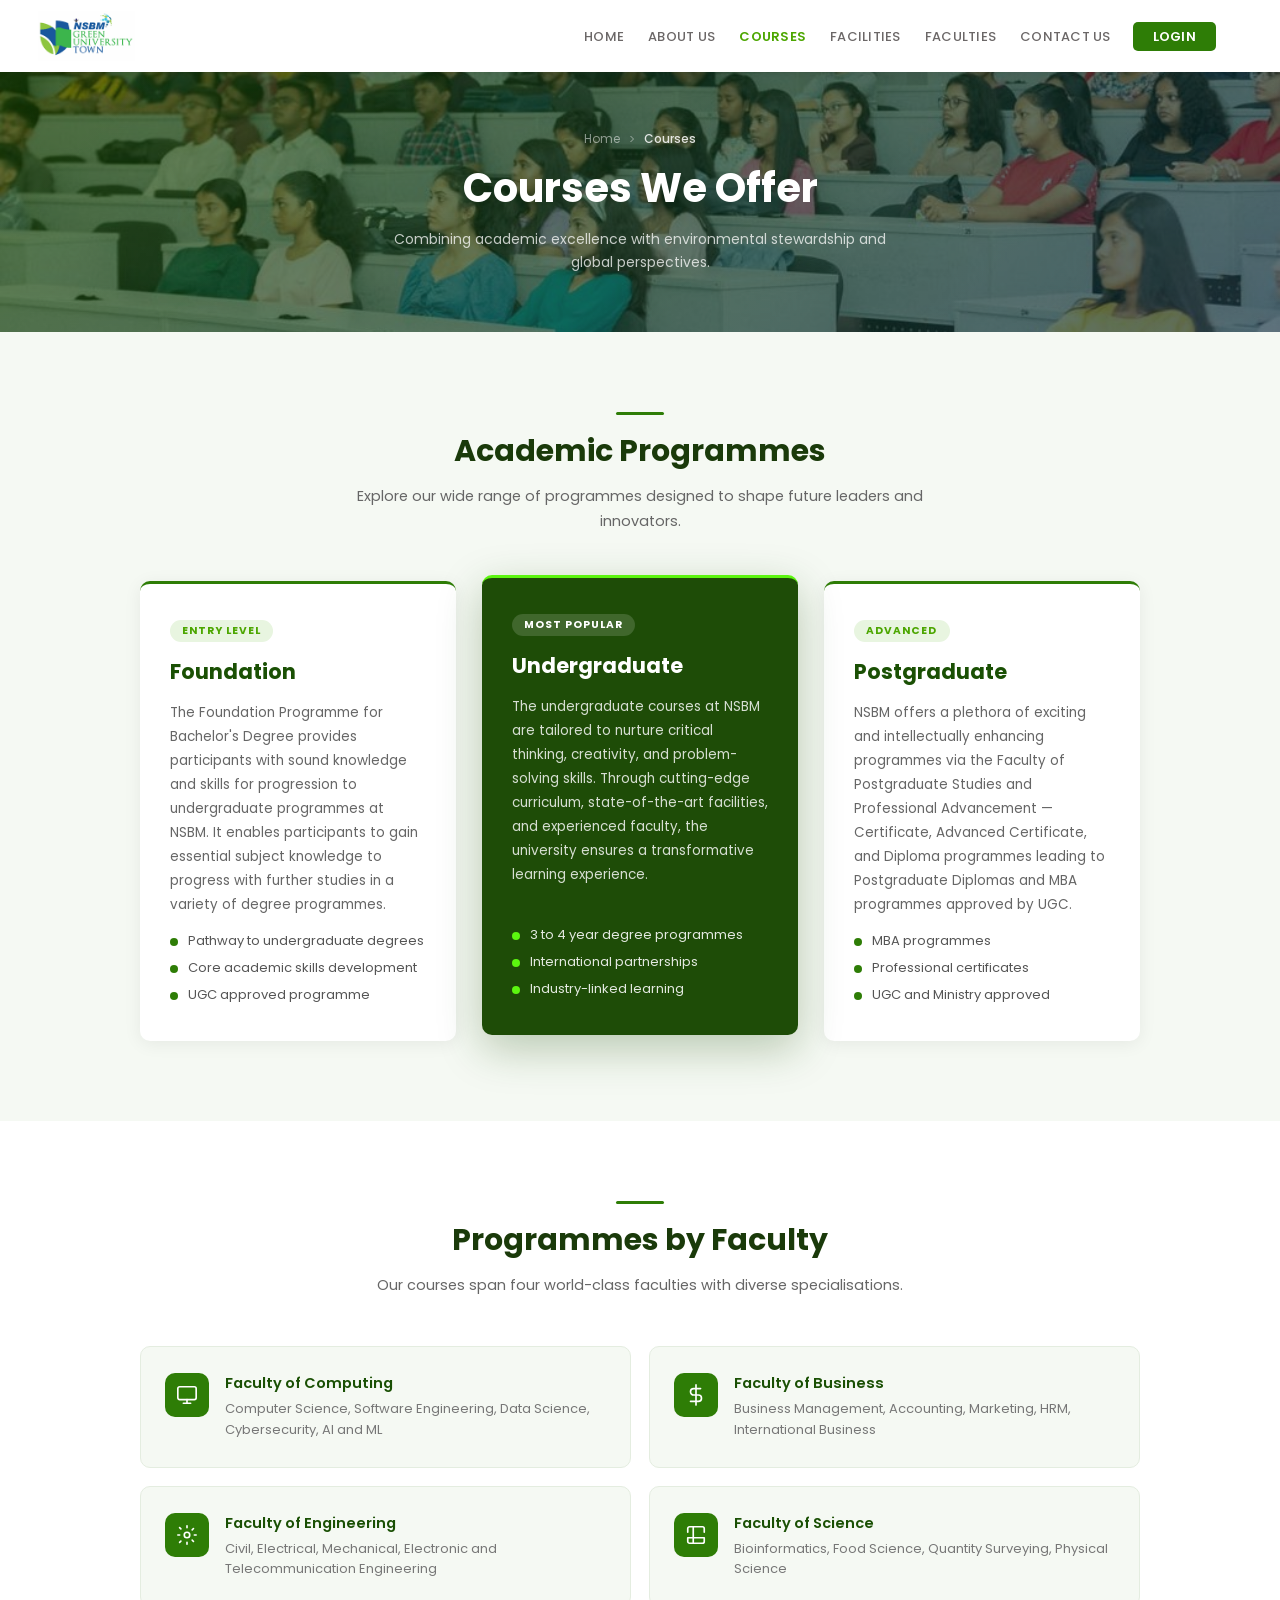
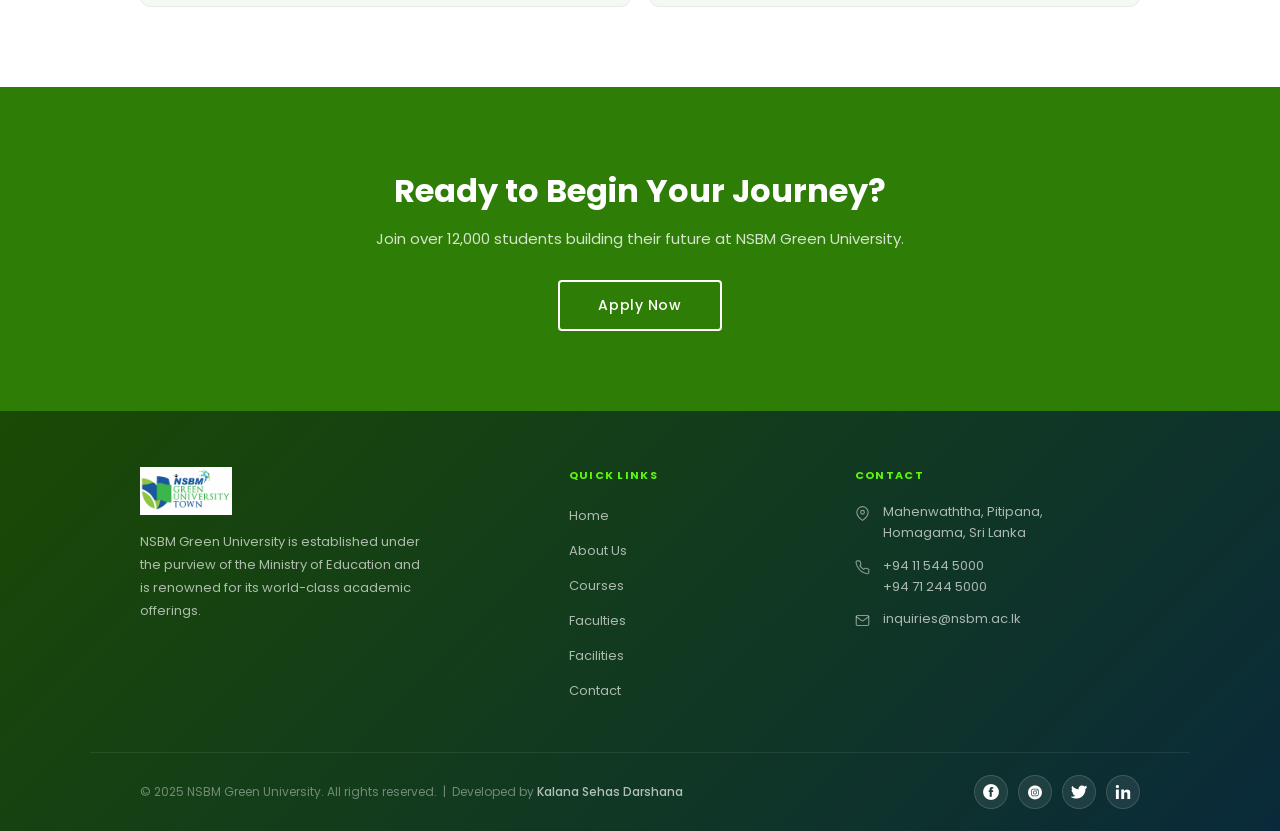
<file: Development/courses.html>
<!DOCTYPE html>
<html lang="en">
<head>
  <meta charset="UTF-8">
  <meta name="viewport" content="width=device-width, initial-scale=1.0">
  <title>Courses — NSBM Green University</title>
  <link rel="stylesheet" href="shared.css">
  <link rel="stylesheet" href="courses.css">
  <link href="https://fonts.googleapis.com/css2?family=Poppins:wght@200;300;400;500;600;700&display=swap" rel="stylesheet">
</head>
<body>
  <header>
    <nav>
      <a href="Web_assignment.html" class="logo"><img src="assets/images/logo.png" alt="NSBM Green University"></a>
      <div class="nav-links">
        <ul>
          <li><a href="Web_assignment.html">HOME</a></li>
          <li><a href="about_us.html">ABOUT US</a></li>
          <li><a href="courses.html">COURSES</a></li>
          <li><a href="facilities.html">FACILITIES</a></li>
          <li><a href="faculties.html">FACULTIES</a></li>
          <li><a href="contact_us.html">CONTACT US</a></li>
          <li><a href="login.html" class="nav-login-btn">LOGIN</a></li>
        </ul>
      </div>
    </nav>
  </header>

  <div class="page-content">
    <div class="page-banner">
      <div class="page-banner-bg" style="background-image:url('assets/images/academic.jpg');"></div>
      <div class="page-banner-content">
        <div class="breadcrumb">
          <a href="Web_assignment.html">Home</a>
          <svg width="12" height="12" viewBox="0 0 24 24" fill="none" stroke="currentColor" stroke-width="2"><polyline points="9 18 15 12 9 6"/></svg>
          <span>Courses</span>
        </div>
        <h1>Courses We Offer</h1>
        <p>Combining academic excellence with environmental stewardship and global perspectives.</p>
      </div>
    </div>

    <section class="courses-section">
      <div class="inner">
        <div class="section-title">
          <div class="title-bar"></div>
          <h2>Academic Programmes</h2>
          <p>Explore our wide range of programmes designed to shape future leaders and innovators.</p>
        </div>
        <div class="courses-grid">
          <div class="course-card">
            <div class="course-level">Entry Level</div>
            <h3>Foundation</h3>
            <p>The Foundation Programme for Bachelor's Degree provides participants with sound knowledge and skills for progression to undergraduate programmes at NSBM. It enables participants to gain essential subject knowledge to progress with further studies in a variety of degree programmes.</p>
            <ul class="course-highlights">
              <li>Pathway to undergraduate degrees</li>
              <li>Core academic skills development</li>
              <li>UGC approved programme</li>
            </ul>
          </div>
          <div class="course-card featured">
            <div class="course-level">Most Popular</div>
            <h3>Undergraduate</h3>
            <p>The undergraduate courses at NSBM are tailored to nurture critical thinking, creativity, and problem-solving skills. Through cutting-edge curriculum, state-of-the-art facilities, and experienced faculty, the university ensures a transformative learning experience.</p>
            <ul class="course-highlights">
              <li>3 to 4 year degree programmes</li>
              <li>International partnerships</li>
              <li>Industry-linked learning</li>
            </ul>
          </div>
          <div class="course-card">
            <div class="course-level">Advanced</div>
            <h3>Postgraduate</h3>
            <p>NSBM offers a plethora of exciting and intellectually enhancing programmes via the Faculty of Postgraduate Studies and Professional Advancement — Certificate, Advanced Certificate, and Diploma programmes leading to Postgraduate Diplomas and MBA programmes approved by UGC.</p>
            <ul class="course-highlights">
              <li>MBA programmes</li>
              <li>Professional certificates</li>
              <li>UGC and Ministry approved</li>
            </ul>
          </div>
        </div>
      </div>
    </section>

    <section class="faculty-tabs-section">
      <div class="inner">
        <div class="section-title">
          <div class="title-bar"></div>
          <h2>Programmes by Faculty</h2>
          <p>Our courses span four world-class faculties with diverse specialisations.</p>
        </div>
        <div class="faculty-tab-grid">
          <div class="ftab">
            <div class="ftab-icon">
              <svg viewBox="0 0 24 24" fill="none" stroke="currentColor" stroke-width="1.8" stroke-linecap="round" stroke-linejoin="round"><rect x="2" y="3" width="20" height="14" rx="2"/><line x1="8" y1="21" x2="16" y2="21"/><line x1="12" y1="17" x2="12" y2="21"/></svg>
            </div>
            <div>
              <strong>Faculty of Computing</strong>
              <p>Computer Science, Software Engineering, Data Science, Cybersecurity, AI and ML</p>
            </div>
          </div>
          <div class="ftab">
            <div class="ftab-icon">
              <svg viewBox="0 0 24 24" fill="none" stroke="currentColor" stroke-width="1.8" stroke-linecap="round" stroke-linejoin="round"><line x1="12" y1="1" x2="12" y2="23"/><path d="M17 5H9.5a3.5 3.5 0 0 0 0 7h5a3.5 3.5 0 0 1 0 7H6"/></svg>
            </div>
            <div>
              <strong>Faculty of Business</strong>
              <p>Business Management, Accounting, Marketing, HRM, International Business</p>
            </div>
          </div>
          <div class="ftab">
            <div class="ftab-icon">
              <svg viewBox="0 0 24 24" fill="none" stroke="currentColor" stroke-width="1.8" stroke-linecap="round" stroke-linejoin="round"><circle cx="12" cy="12" r="3"/><path d="M19.07 4.93l-1.41 1.41M5.34 18.66l-1.41 1.41M2 12h2M20 12h2M19.07 19.07l-1.41-1.41M5.34 5.34L3.93 3.93M12 2v2M12 20v2"/></svg>
            </div>
            <div>
              <strong>Faculty of Engineering</strong>
              <p>Civil, Electrical, Mechanical, Electronic and Telecommunication Engineering</p>
            </div>
          </div>
          <div class="ftab">
            <div class="ftab-icon">
              <svg viewBox="0 0 24 24" fill="none" stroke="currentColor" stroke-width="1.8" stroke-linecap="round" stroke-linejoin="round"><path d="M9 3H5a2 2 0 0 0-2 2v4m6-6h10a2 2 0 0 1 2 2v4M9 3v18m0 0h10a2 2 0 0 0 2-2v-4M9 21H5a2 2 0 0 1-2-2v-4m0 0h18"/></svg>
            </div>
            <div>
              <strong>Faculty of Science</strong>
              <p>Bioinformatics, Food Science, Quantity Surveying, Physical Science</p>
            </div>
          </div>
        </div>
      </div>
    </section>

    <section class="courses-cta">
      <h2>Ready to Begin Your Journey?</h2>
      <p>Join over 12,000 students building their future at NSBM Green University.</p>
      <a href="contact_us.html" class="hero-btn">Apply Now</a>
    </section>
  </div>

  <footer>
    <div class="footer-top">
      <div class="footer-brand">
        <img src="assets/images/logo.png" alt="NSBM" class="footer-logo">
        <p>NSBM Green University is established under the purview of the Ministry of Education and is renowned for its world-class academic offerings.</p>
      </div>
      <div class="footer-links-col">
        <p class="footer-col-title">Quick Links</p>
        <ul>
          <li><a href="Web_assignment.html">Home</a></li>
          <li><a href="about_us.html">About Us</a></li>
          <li><a href="courses.html">Courses</a></li>
          <li><a href="faculties.html">Faculties</a></li>
          <li><a href="facilities.html">Facilities</a></li>
          <li><a href="contact_us.html">Contact</a></li>
        </ul>
      </div>
      <div class="footer-contact-col">
        <p class="footer-col-title">Contact</p>
        <div class="contact-item">
          <div class="contact-item-icon"><svg viewBox="0 0 24 24"><path d="M21 10c0 7-9 13-9 13s-9-6-9-13a9 9 0 0 1 18 0z"/><circle cx="12" cy="10" r="3"/></svg></div>
          <p>Mahenwaththa, Pitipana,<br>Homagama, Sri Lanka</p>
        </div>
        <div class="contact-item">
          <div class="contact-item-icon"><svg viewBox="0 0 24 24"><path d="M22 16.92v3a2 2 0 0 1-2.18 2 19.79 19.79 0 0 1-8.63-3.07A19.5 19.5 0 0 1 4.69 12 19.79 19.79 0 0 1 1.61 3.53 2 2 0 0 1 3.59 1.37h3a2 2 0 0 1 2 1.72c.127.96.361 1.903.7 2.81a2 2 0 0 1-.45 2.11L7.91 9a16 16 0 0 0 6 6l1.27-1.27a2 2 0 0 1 2.11-.45c.907.339 1.85.573 2.81.7A2 2 0 0 1 22 16.92z"/></svg></div>
          <p>+94 11 544 5000<br>+94 71 244 5000</p>
        </div>
        <div class="contact-item">
          <div class="contact-item-icon"><svg viewBox="0 0 24 24"><path d="M4 4h16c1.1 0 2 .9 2 2v12c0 1.1-.9 2-2 2H4c-1.1 0-2-.9-2-2V6c0-1.1.9-2 2-2z"/><polyline points="22,6 12,13 2,6"/></svg></div>
          <p>inquiries@nsbm.ac.lk</p>
        </div>
      </div>
    </div>
    <div class="footer-divider"></div>
    <div class="footer-bottom">
      <p class="footer-copy">&copy; 2025 NSBM Green University. All rights reserved. &nbsp;|&nbsp; Developed by <strong>Kalana Sehas Darshana</strong></p>
      <div class="social-icons">
        <a href="https://web.facebook.com/nsbm.lk/" target="_blank" aria-label="Facebook"><img src="assets/images/facebook.png" alt="Facebook"></a>
        <a href="https://www.instagram.com/nsbmgreenuniversity/" target="_blank" aria-label="Instagram"><img src="assets/images/instagram.png" alt="Instagram"></a>
        <a href="https://twitter.com/nsbm_srilanka" target="_blank" aria-label="Twitter"><img src="assets/images/twitter.png" alt="Twitter"></a>
        <a href="https://lk.linkedin.com/school/nsbmgreenuniversity/" target="_blank" aria-label="LinkedIn"><img src="assets/images/linkedin.png" alt="LinkedIn"></a>
      </div>
    </div>
  </footer>
  <script>
    const cp = window.location.pathname.split("/").pop().toLowerCase();
    document.querySelectorAll(".nav-links ul li a").forEach(a => {
      if (a.getAttribute("href").toLowerCase() === cp) a.classList.add("active");
    });
  </script>
</body>
</html>
</file>
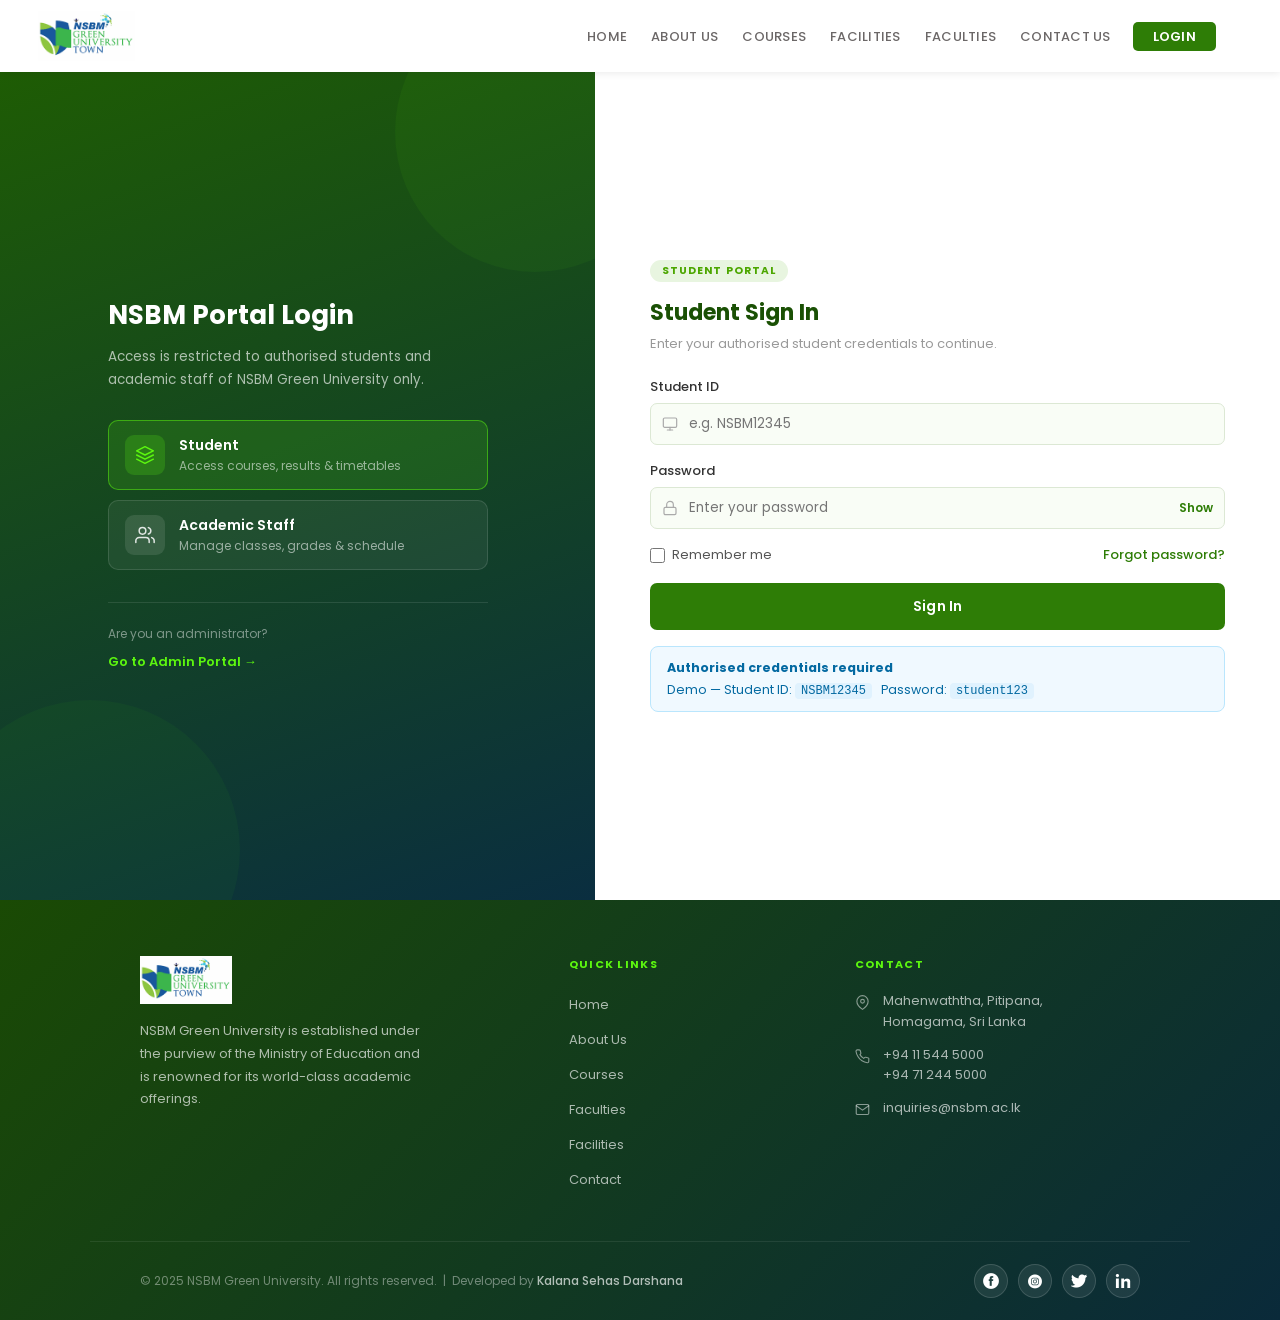
<file: Development/dashboard.html>
<!DOCTYPE html>
<html lang="en">
<head>
  <meta charset="UTF-8">
  <meta name="viewport" content="width=device-width, initial-scale=1.0">
  <title>Student Dashboard — NSBM Green University</title>
  <link rel="stylesheet" href="shared.css">
  <link rel="stylesheet" href="dashboard.css">
  <link href="https://fonts.googleapis.com/css2?family=Poppins:wght@200;300;400;500;600;700&display=swap" rel="stylesheet">
</head>
<body>
  <header>
    <nav>
      <a href="Web_assignment.html" class="logo"><img src="assets/images/logo.png" alt="NSBM Green University"></a>
      <div class="nav-links">
        <ul>
          <li><a href="Web_assignment.html">HOME</a></li>
          <li><a href="about_us.html">ABOUT US</a></li>
          <li><a href="courses.html">COURSES</a></li>
          <li><a href="facilities.html">FACILITIES</a></li>
          <li><a href="faculties.html">FACULTIES</a></li>
          <li><a href="contact_us.html">CONTACT US</a></li>
          <li><a href="#" class="nav-logout-btn" onclick="doLogout()">LOGOUT</a></li>
        </ul>
      </div>
    </nav>
  </header>

  <div class="page-content dash-page">

    <!-- HEADER STRIP -->
    <div class="dash-strip">
      <div class="dash-strip-inner">
        <div class="dash-user-info">
          <div class="dash-ava" id="dash-ava">K</div>
          <div>
            <p class="dash-greeting">Welcome back</p>
            <h2 id="dash-name">Student</h2>
            <p class="dash-sub" id="dash-faculty">Faculty of Computing &nbsp;·&nbsp; Student</p>
          </div>
        </div>
        <div class="dash-strip-actions">
          <a href="courses.html" class="dash-btn outline">Browse Courses</a>
          <button class="dash-btn solid" onclick="doLogout()">Sign Out</button>
        </div>
      </div>
    </div>

    <!-- BODY -->
    <div class="dash-body">

      <!-- STAT ROW -->
      <div class="dash-stats">
        <div class="dstat"><span class="ds-num">6</span><span class="ds-lbl">Enrolled Modules</span></div>
        <div class="dstat"><span class="ds-num">3</span><span class="ds-lbl">Upcoming Exams</span></div>
        <div class="dstat"><span class="ds-num">87%</span><span class="ds-lbl">Attendance Rate</span></div>
        <div class="dstat"><span class="ds-num">3.7</span><span class="ds-lbl">Current GPA</span></div>
      </div>

      <!-- GRID -->
      <div class="dash-grid">

        <!-- TIMETABLE -->
        <div class="dash-panel">
          <div class="dash-panel-hdr">
            <h3>Today's Timetable</h3>
            <span class="panel-meta" id="today-date"></span>
          </div>
          <div class="tt-list">
            <div class="tt-row"><div class="tt-time">08:30 – 10:30</div><div class="tt-detail"><strong>Data Structures and Algorithms</strong><span>Lab 2A &nbsp;·&nbsp; Dr. Perera</span></div><span class="tt-badge ongoing">Ongoing</span></div>
            <div class="tt-row"><div class="tt-time">11:00 – 13:00</div><div class="tt-detail"><strong>Database Management Systems</strong><span>LH 301 &nbsp;·&nbsp; Mr. Fernando</span></div><span class="tt-badge upcoming">Upcoming</span></div>
            <div class="tt-row"><div class="tt-time">14:00 – 15:30</div><div class="tt-detail"><strong>Software Engineering</strong><span>LH 204 &nbsp;·&nbsp; Ms. Jayasinghe</span></div><span class="tt-badge upcoming">Upcoming</span></div>
            <div class="tt-row"><div class="tt-time">16:00 – 17:00</div><div class="tt-detail"><strong>Research Methods</strong><span>LH 101 &nbsp;·&nbsp; Dr. Silva</span></div><span class="tt-badge upcoming">Upcoming</span></div>
          </div>
        </div>

        <!-- ANNOUNCEMENTS -->
        <div class="dash-panel">
          <div class="dash-panel-hdr">
            <h3>Announcements</h3>
            <span class="panel-badge">3 New</span>
          </div>
          <div class="ann-list">
            <div class="ann-row unread"><div class="ann-dot"></div><div class="ann-body"><strong>Exam Schedule — Semester 2</strong><p>The examination timetable for Semester 2 has been published. Please check the student portal for your individual schedule.</p><span>Today, 09:15 AM</span></div></div>
            <div class="ann-row unread"><div class="ann-dot"></div><div class="ann-body"><strong>Library Extended Hours</strong><p>The NSBM Library will be open until 10:00 PM on weekdays during the examination period.</p><span>Yesterday</span></div></div>
            <div class="ann-row unread"><div class="ann-dot"></div><div class="ann-body"><strong>Hackathon 2025 — Registrations Open</strong><p>NSBM Hackathon 2025 registrations are open. Form your team of 3–5 and submit before August 30.</p><span>2 days ago</span></div></div>
            <div class="ann-row"><div class="ann-dot read"></div><div class="ann-body"><strong>Mid-Semester Break</strong><p>Break is scheduled for August 10–16. Regular lectures resume August 17.</p><span>Aug 1, 2025</span></div></div>
          </div>
        </div>

        <!-- RESULTS TABLE -->
        <div class="dash-panel">
          <div class="dash-panel-hdr"><h3>Module Results</h3></div>
          <div class="results-wrap">
            <table class="results-tbl">
              <thead><tr><th>Module</th><th>Credits</th><th>Grade</th><th>GPA</th></tr></thead>
              <tbody>
                <tr><td>Programming Fundamentals</td><td>3</td><td><span class="grade a">A</span></td><td>4.0</td></tr>
                <tr><td>Mathematics for Computing</td><td>3</td><td><span class="grade a">A&minus;</span></td><td>3.7</td></tr>
                <tr><td>Web Design and Development</td><td>3</td><td><span class="grade b">B+</span></td><td>3.3</td></tr>
                <tr><td>Computer Networks</td><td>3</td><td><span class="grade a">A</span></td><td>4.0</td></tr>
                <tr><td>Object-Oriented Programming</td><td>3</td><td><span class="grade b">B+</span></td><td>3.3</td></tr>
              </tbody>
            </table>
          </div>
        </div>

        <!-- QUICK ACCESS + ATTENDANCE -->
        <div class="dash-panel">
          <div class="dash-panel-hdr"><h3>Quick Access</h3></div>
          <div class="qa-grid">
            <a href="#" class="qa-item" onclick="alert('Downloading timetable...')">
              <div class="qa-icon"><svg viewBox="0 0 24 24" fill="none" stroke="currentColor" stroke-width="1.8" stroke-linecap="round" stroke-linejoin="round"><rect x="3" y="4" width="18" height="18" rx="2"/><line x1="16" y1="2" x2="16" y2="6"/><line x1="8" y1="2" x2="8" y2="6"/><line x1="3" y1="10" x2="21" y2="10"/></svg></div>
              <span>Timetable</span>
            </a>
            <a href="#" class="qa-item" onclick="alert('Opening exam schedule...')">
              <div class="qa-icon"><svg viewBox="0 0 24 24" fill="none" stroke="currentColor" stroke-width="1.8" stroke-linecap="round" stroke-linejoin="round"><path d="M14 2H6a2 2 0 0 0-2 2v16a2 2 0 0 0 2 2h12a2 2 0 0 0 2-2V8z"/><polyline points="14 2 14 8 20 8"/><line x1="16" y1="13" x2="8" y2="13"/><line x1="16" y1="17" x2="8" y2="17"/></svg></div>
              <span>Exam Schedule</span>
            </a>
            <a href="#" class="qa-item" onclick="alert('Opening results...')">
              <div class="qa-icon"><svg viewBox="0 0 24 24" fill="none" stroke="currentColor" stroke-width="1.8" stroke-linecap="round" stroke-linejoin="round"><line x1="18" y1="20" x2="18" y2="10"/><line x1="12" y1="20" x2="12" y2="4"/><line x1="6" y1="20" x2="6" y2="14"/></svg></div>
              <span>Results</span>
            </a>
            <a href="#" class="qa-item" onclick="alert('Opening e-library...')">
              <div class="qa-icon"><svg viewBox="0 0 24 24" fill="none" stroke="currentColor" stroke-width="1.8" stroke-linecap="round" stroke-linejoin="round"><path d="M4 19.5A2.5 2.5 0 0 1 6.5 17H20"/><path d="M6.5 2H20v20H6.5A2.5 2.5 0 0 1 4 19.5v-15A2.5 2.5 0 0 1 6.5 2z"/></svg></div>
              <span>E-Library</span>
            </a>
            <a href="#" class="qa-item" onclick="alert('Opening fee portal...')">
              <div class="qa-icon"><svg viewBox="0 0 24 24" fill="none" stroke="currentColor" stroke-width="1.8" stroke-linecap="round" stroke-linejoin="round"><rect x="1" y="4" width="22" height="16" rx="2"/><line x1="1" y1="10" x2="23" y2="10"/></svg></div>
              <span>Fee Payment</span>
            </a>
            <a href="contact_us.html" class="qa-item">
              <div class="qa-icon"><svg viewBox="0 0 24 24" fill="none" stroke="currentColor" stroke-width="1.8" stroke-linecap="round" stroke-linejoin="round"><path d="M4 4h16c1.1 0 2 .9 2 2v12c0 1.1-.9 2-2 2H4c-1.1 0-2-.9-2-2V6c0-1.1.9-2 2-2z"/><polyline points="22,6 12,13 2,6"/></svg></div>
              <span>Contact Admin</span>
            </a>
          </div>

          <div class="att-section">
            <h4>Attendance Summary</h4>
            <div class="att-row"><span>Data Structures</span><div class="att-bar-bg"><div class="att-bar" style="width:92%"></div></div><span class="att-pct">92%</span></div>
            <div class="att-row"><span>Database Systems</span><div class="att-bar-bg"><div class="att-bar" style="width:88%"></div></div><span class="att-pct">88%</span></div>
            <div class="att-row"><span>Software Engineering</span><div class="att-bar-bg"><div class="att-bar warn" style="width:74%"></div></div><span class="att-pct warn">74%</span></div>
            <div class="att-row"><span>Research Methods</span><div class="att-bar-bg"><div class="att-bar" style="width:95%"></div></div><span class="att-pct">95%</span></div>
          </div>
        </div>

      </div>
    </div>
  </div>

  <footer>
    <div class="footer-top">
      <div class="footer-brand"><img src="assets/images/logo.png" alt="NSBM" class="footer-logo"><p>NSBM Green University is established under the purview of the Ministry of Education and is renowned for its world-class academic offerings.</p></div>
      <div class="footer-links-col"><p class="footer-col-title">Quick Links</p><ul><li><a href="Web_assignment.html">Home</a></li><li><a href="about_us.html">About Us</a></li><li><a href="courses.html">Courses</a></li><li><a href="faculties.html">Faculties</a></li><li><a href="facilities.html">Facilities</a></li><li><a href="contact_us.html">Contact</a></li></ul></div>
      <div class="footer-contact-col"><p class="footer-col-title">Contact</p><div class="contact-item"><div class="contact-item-icon"><svg viewBox="0 0 24 24"><path d="M4 4h16c1.1 0 2 .9 2 2v12c0 1.1-.9 2-2 2H4c-1.1 0-2-.9-2-2V6c0-1.1.9-2 2-2z"/><polyline points="22,6 12,13 2,6"/></svg></div><p>inquiries@nsbm.ac.lk</p></div></div>
    </div>
    <div class="footer-divider"></div>
    <div class="footer-bottom">
      <p class="footer-copy">&copy; 2025 NSBM Green University. All rights reserved. &nbsp;|&nbsp; Developed by <strong>Kalana Sehas Darshana</strong></p>
      <div class="social-icons"><a href="https://web.facebook.com/nsbm.lk/" target="_blank"><img src="assets/images/facebook.png" alt="Facebook"></a><a href="https://www.instagram.com/nsbmgreenuniversity/" target="_blank"><img src="assets/images/instagram.png" alt="Instagram"></a><a href="https://twitter.com/nsbm_srilanka" target="_blank"><img src="assets/images/twitter.png" alt="Twitter"></a><a href="https://lk.linkedin.com/school/nsbmgreenuniversity/" target="_blank"><img src="assets/images/linkedin.png" alt="LinkedIn"></a></div>
    </div>
  </footer>

  <script>
    const sess = sessionStorage.getItem("nsbm_session");
    if (!sess) { window.location.href = "login.html"; }
    else {
      const u = JSON.parse(sess);
      document.getElementById("dash-name").textContent    = u.name;
      document.getElementById("dash-faculty").textContent = u.faculty + " \u00b7 Student";
      document.getElementById("dash-ava").textContent     = u.name.charAt(0).toUpperCase();
    }
    document.getElementById("today-date").textContent = new Date().toLocaleDateString("en-GB", { weekday:"short", day:"numeric", month:"short", year:"numeric" });
    function doLogout() { sessionStorage.removeItem("nsbm_session"); window.location.href = "login.html"; }
    const cp = window.location.pathname.split("/").pop().toLowerCase();
    document.querySelectorAll(".nav-links ul li a").forEach(a => { if (a.getAttribute("href").toLowerCase() === cp) a.classList.add("active"); });
  </script>
</body>
</html>
</file>
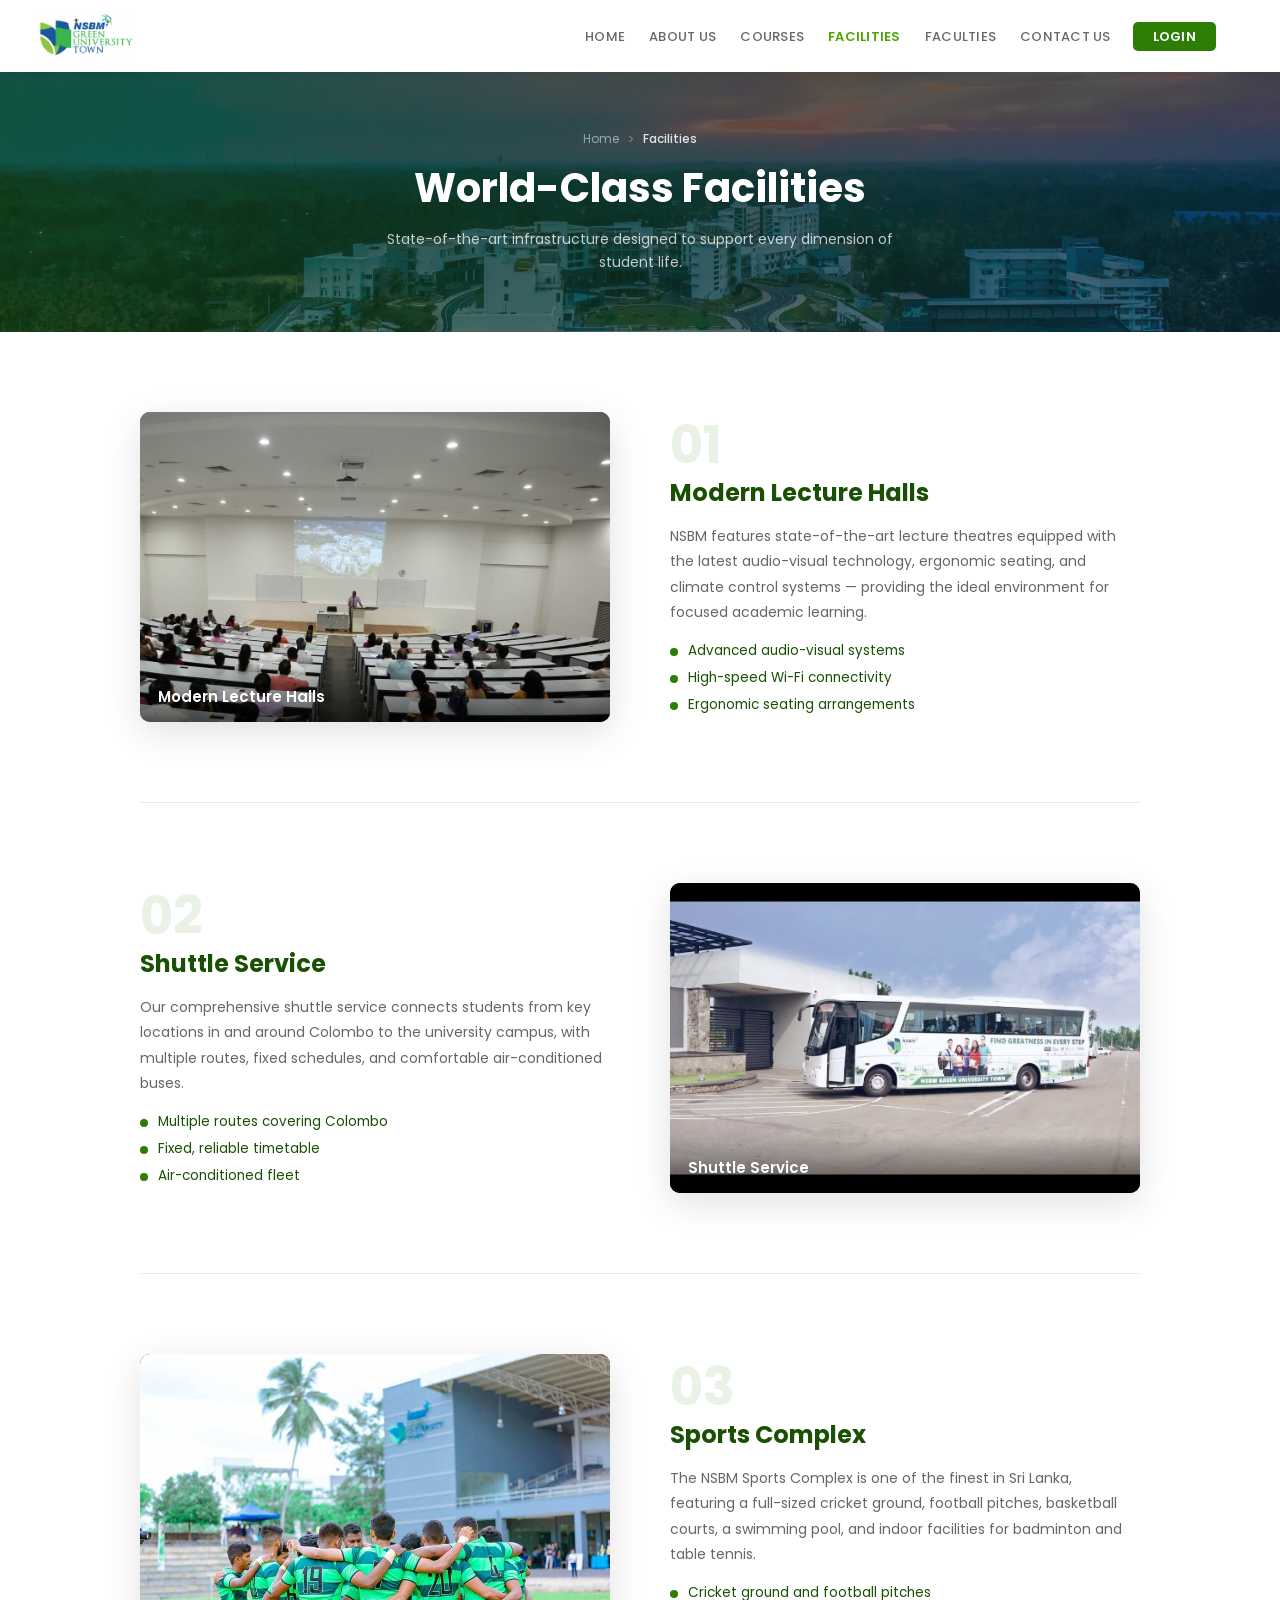
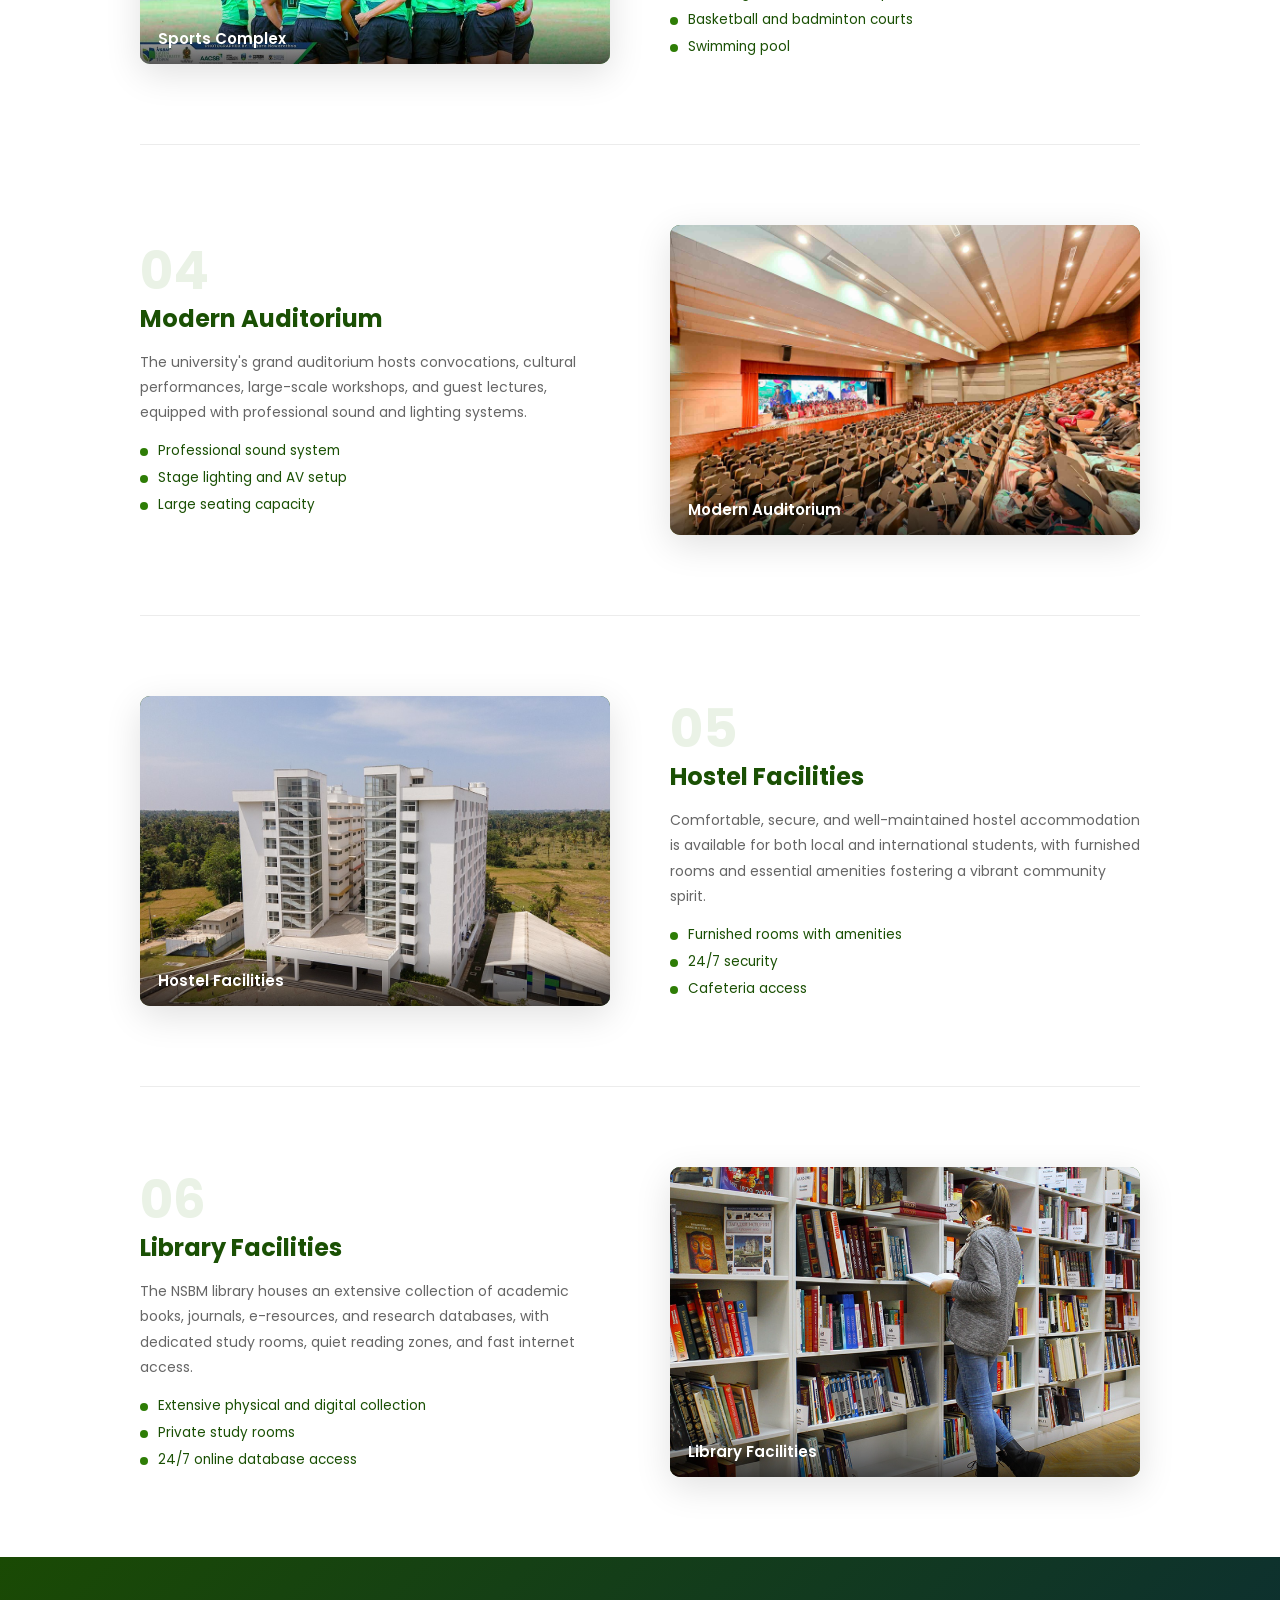
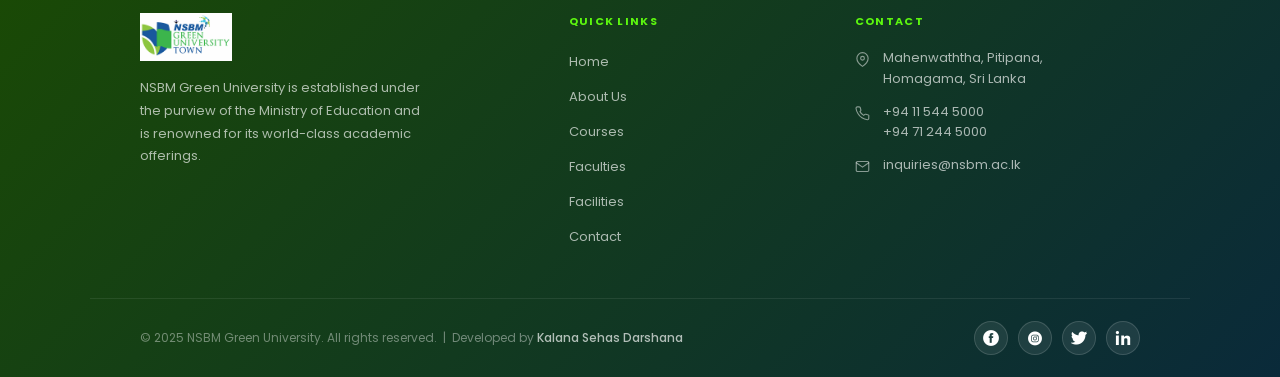
<file: Development/facilities.html>
<!DOCTYPE html>
<html lang="en">
<head>
  <meta charset="UTF-8">
  <meta name="viewport" content="width=device-width, initial-scale=1.0">
  <title>Facilities — NSBM Green University</title>
  <link rel="stylesheet" href="shared.css">
  <link rel="stylesheet" href="facilities.css">
  <link href="https://fonts.googleapis.com/css2?family=Poppins:wght@200;300;400;500;600;700&display=swap" rel="stylesheet">
</head>
<body>
  <header>
    <nav>
      <a href="Web_assignment.html" class="logo"><img src="assets/images/logo.png" alt="NSBM Green University"></a>
      <div class="nav-links">
        <ul>
          <li><a href="Web_assignment.html">HOME</a></li>
          <li><a href="about_us.html">ABOUT US</a></li>
          <li><a href="courses.html">COURSES</a></li>
          <li><a href="facilities.html">FACILITIES</a></li>
          <li><a href="faculties.html">FACULTIES</a></li>
          <li><a href="contact_us.html">CONTACT US</a></li>
          <li><a href="login.html" class="nav-login-btn">LOGIN</a></li>
        </ul>
      </div>
    </nav>
  </header>

  <div class="page-content">
    <div class="page-banner">
      <div class="page-banner-bg" style="background-image:url('assets/images/ccover.jpg');"></div>
      <div class="page-banner-content">
        <div class="breadcrumb">
          <a href="Web_assignment.html">Home</a>
          <svg width="12" height="12" viewBox="0 0 24 24" fill="none" stroke="currentColor" stroke-width="2"><polyline points="9 18 15 12 9 6"/></svg>
          <span>Facilities</span>
        </div>
        <h1>World-Class Facilities</h1>
        <p>State-of-the-art infrastructure designed to support every dimension of student life.</p>
      </div>
    </div>

    <section class="facilities-section">
      <div class="inner">
        <div class="fac-item">
          <div class="fac-img-col"><img src="assets/images/lecture hall.jpg" alt="Modern Lecture Halls" onerror="this.parentElement.classList.add('no-img')"><div class="fac-img-label">Modern Lecture Halls</div></div>
          <div class="fac-text-col">
            <span class="fac-num">01</span>
            <h3>Modern Lecture Halls</h3>
            <p>NSBM features state-of-the-art lecture theatres equipped with the latest audio-visual technology, ergonomic seating, and climate control systems — providing the ideal environment for focused academic learning.</p>
            <ul><li>Advanced audio-visual systems</li><li>High-speed Wi-Fi connectivity</li><li>Ergonomic seating arrangements</li></ul>
          </div>
        </div>
        <div class="fac-item reverse">
          <div class="fac-img-col"><img src="assets/images/shuttle.jpg" alt="Shuttle Service" onerror="this.parentElement.classList.add('no-img')"><div class="fac-img-label">Shuttle Service</div></div>
          <div class="fac-text-col">
            <span class="fac-num">02</span>
            <h3>Shuttle Service</h3>
            <p>Our comprehensive shuttle service connects students from key locations in and around Colombo to the university campus, with multiple routes, fixed schedules, and comfortable air-conditioned buses.</p>
            <ul><li>Multiple routes covering Colombo</li><li>Fixed, reliable timetable</li><li>Air-conditioned fleet</li></ul>
          </div>
        </div>
        <div class="fac-item">
          <div class="fac-img-col"><img src="assets/images/basketball.png" alt="Sports Complex" onerror="this.parentElement.classList.add('no-img')"><div class="fac-img-label">Sports Complex</div></div>
          <div class="fac-text-col">
            <span class="fac-num">03</span>
            <h3>Sports Complex</h3>
            <p>The NSBM Sports Complex is one of the finest in Sri Lanka, featuring a full-sized cricket ground, football pitches, basketball courts, a swimming pool, and indoor facilities for badminton and table tennis.</p>
            <ul><li>Cricket ground and football pitches</li><li>Basketball and badminton courts</li><li>Swimming pool</li></ul>
          </div>
        </div>
        <div class="fac-item reverse">
          <div class="fac-img-col"><img src="assets/images/auditorium.jpg" alt="Auditorium" onerror="this.parentElement.classList.add('no-img')"><div class="fac-img-label">Modern Auditorium</div></div>
          <div class="fac-text-col">
            <span class="fac-num">04</span>
            <h3>Modern Auditorium</h3>
            <p>The university's grand auditorium hosts convocations, cultural performances, large-scale workshops, and guest lectures, equipped with professional sound and lighting systems.</p>
            <ul><li>Professional sound system</li><li>Stage lighting and AV setup</li><li>Large seating capacity</li></ul>
          </div>
        </div>
        <div class="fac-item">
          <div class="fac-img-col"><img src="assets/images/hostel.jpg" alt="Hostel" onerror="this.parentElement.classList.add('no-img')"><div class="fac-img-label">Hostel Facilities</div></div>
          <div class="fac-text-col">
            <span class="fac-num">05</span>
            <h3>Hostel Facilities</h3>
            <p>Comfortable, secure, and well-maintained hostel accommodation is available for both local and international students, with furnished rooms and essential amenities fostering a vibrant community spirit.</p>
            <ul><li>Furnished rooms with amenities</li><li>24/7 security</li><li>Cafeteria access</li></ul>
          </div>
        </div>
        <div class="fac-item reverse">
          <div class="fac-img-col"><img src="assets/images/library.png" alt="Library" onerror="this.parentElement.classList.add('no-img')"><div class="fac-img-label">Library Facilities</div></div>
          <div class="fac-text-col">
            <span class="fac-num">06</span>
            <h3>Library Facilities</h3>
            <p>The NSBM library houses an extensive collection of academic books, journals, e-resources, and research databases, with dedicated study rooms, quiet reading zones, and fast internet access.</p>
            <ul><li>Extensive physical and digital collection</li><li>Private study rooms</li><li>24/7 online database access</li></ul>
          </div>
        </div>
      </div>
    </section>
  </div>

  <footer>
    <div class="footer-top">
      <div class="footer-brand"><img src="assets/images/logo.png" alt="NSBM" class="footer-logo"><p>NSBM Green University is established under the purview of the Ministry of Education and is renowned for its world-class academic offerings.</p></div>
      <div class="footer-links-col"><p class="footer-col-title">Quick Links</p><ul><li><a href="Web_assignment.html">Home</a></li><li><a href="about_us.html">About Us</a></li><li><a href="courses.html">Courses</a></li><li><a href="faculties.html">Faculties</a></li><li><a href="facilities.html">Facilities</a></li><li><a href="contact_us.html">Contact</a></li></ul></div>
      <div class="footer-contact-col"><p class="footer-col-title">Contact</p><div class="contact-item"><div class="contact-item-icon"><svg viewBox="0 0 24 24"><path d="M21 10c0 7-9 13-9 13s-9-6-9-13a9 9 0 0 1 18 0z"/><circle cx="12" cy="10" r="3"/></svg></div><p>Mahenwaththa, Pitipana,<br>Homagama, Sri Lanka</p></div><div class="contact-item"><div class="contact-item-icon"><svg viewBox="0 0 24 24"><path d="M22 16.92v3a2 2 0 0 1-2.18 2 19.79 19.79 0 0 1-8.63-3.07A19.5 19.5 0 0 1 4.69 12 19.79 19.79 0 0 1 1.61 3.53 2 2 0 0 1 3.59 1.37h3a2 2 0 0 1 2 1.72c.127.96.361 1.903.7 2.81a2 2 0 0 1-.45 2.11L7.91 9a16 16 0 0 0 6 6l1.27-1.27a2 2 0 0 1 2.11-.45c.907.339 1.85.573 2.81.7A2 2 0 0 1 22 16.92z"/></svg></div><p>+94 11 544 5000<br>+94 71 244 5000</p></div><div class="contact-item"><div class="contact-item-icon"><svg viewBox="0 0 24 24"><path d="M4 4h16c1.1 0 2 .9 2 2v12c0 1.1-.9 2-2 2H4c-1.1 0-2-.9-2-2V6c0-1.1.9-2 2-2z"/><polyline points="22,6 12,13 2,6"/></svg></div><p>inquiries@nsbm.ac.lk</p></div></div>
    </div>
    <div class="footer-divider"></div>
    <div class="footer-bottom">
      <p class="footer-copy">&copy; 2025 NSBM Green University. All rights reserved. &nbsp;|&nbsp; Developed by <strong>Kalana Sehas Darshana</strong></p>
      <div class="social-icons"><a href="https://web.facebook.com/nsbm.lk/" target="_blank" aria-label="Facebook"><img src="assets/images/facebook.png" alt="Facebook"></a><a href="https://www.instagram.com/nsbmgreenuniversity/" target="_blank" aria-label="Instagram"><img src="assets/images/instagram.png" alt="Instagram"></a><a href="https://twitter.com/nsbm_srilanka" target="_blank" aria-label="Twitter"><img src="assets/images/twitter.png" alt="Twitter"></a><a href="https://lk.linkedin.com/school/nsbmgreenuniversity/" target="_blank" aria-label="LinkedIn"><img src="assets/images/linkedin.png" alt="LinkedIn"></a></div>
    </div>
  </footer>
  <script>
    const cp = window.location.pathname.split("/").pop().toLowerCase();
    document.querySelectorAll(".nav-links ul li a").forEach(a => { if (a.getAttribute("href").toLowerCase() === cp) a.classList.add("active"); });
  </script>
</body>
</html>
</file>
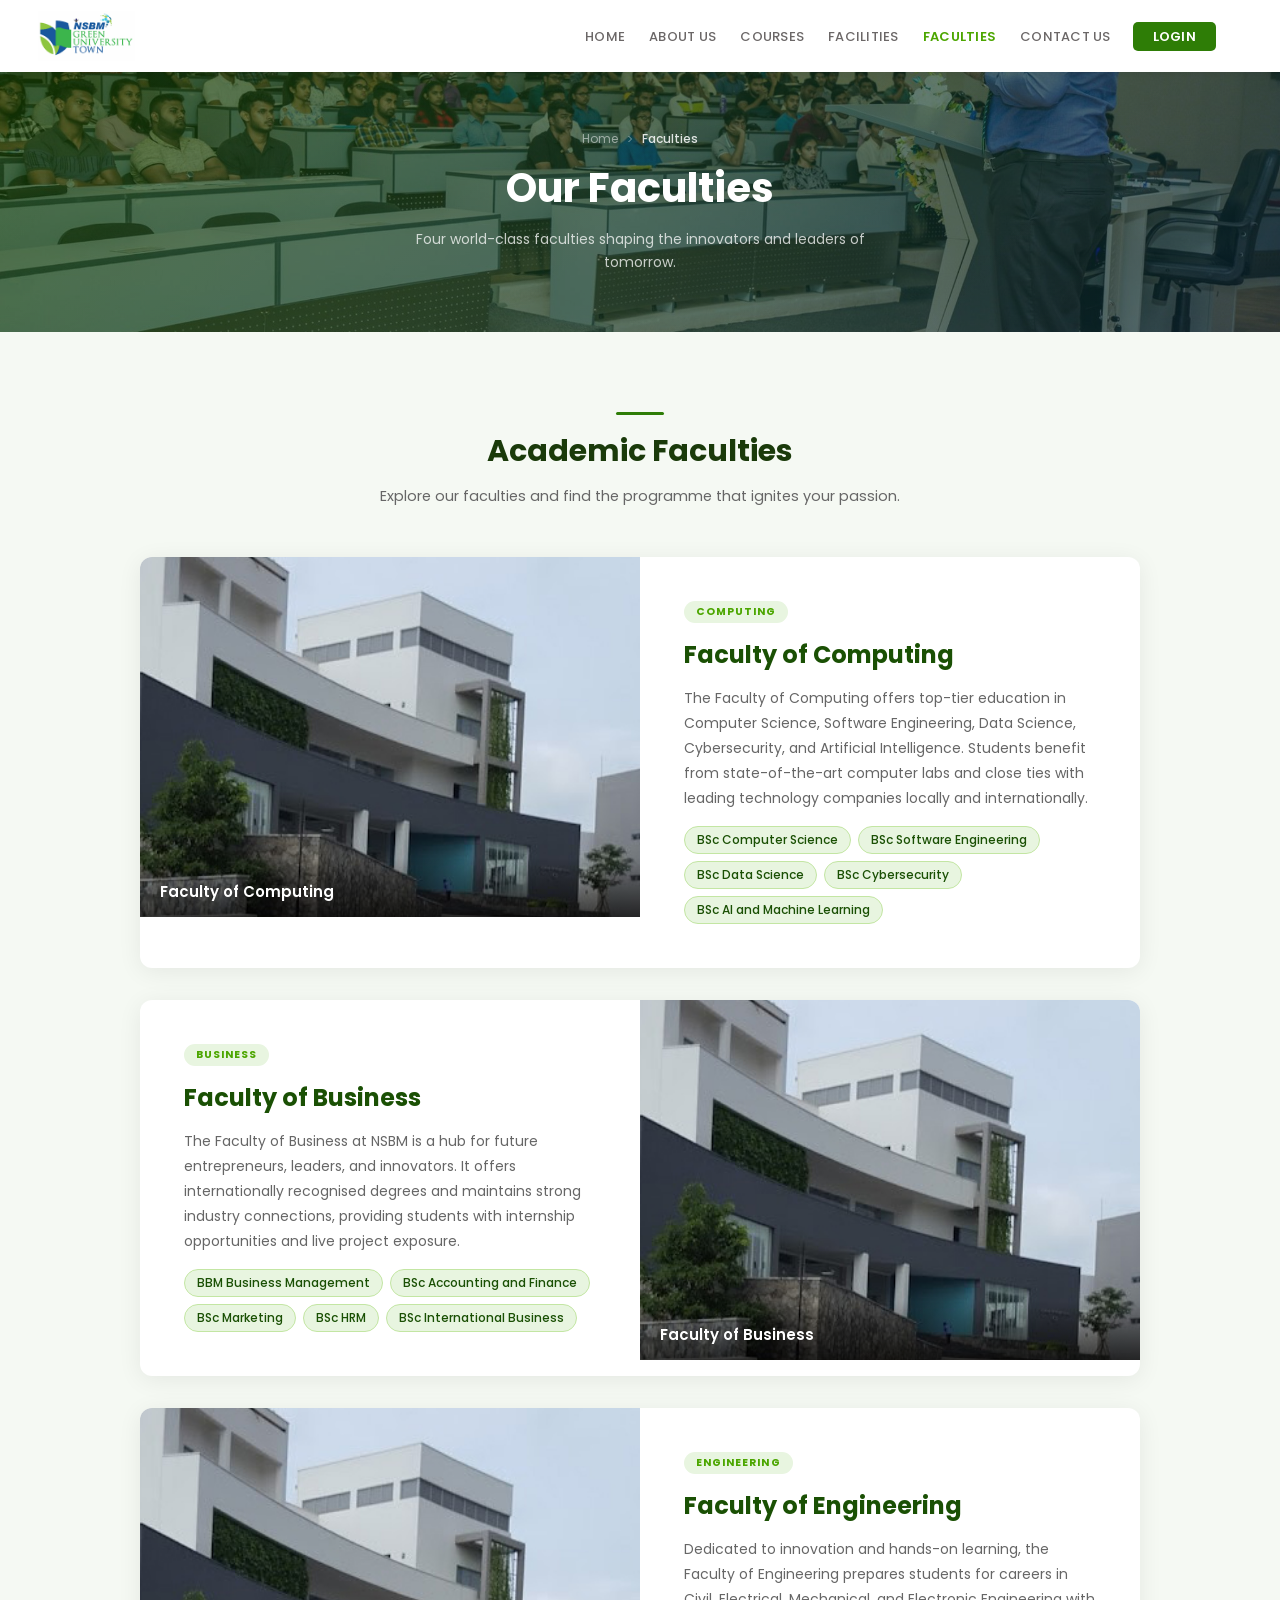
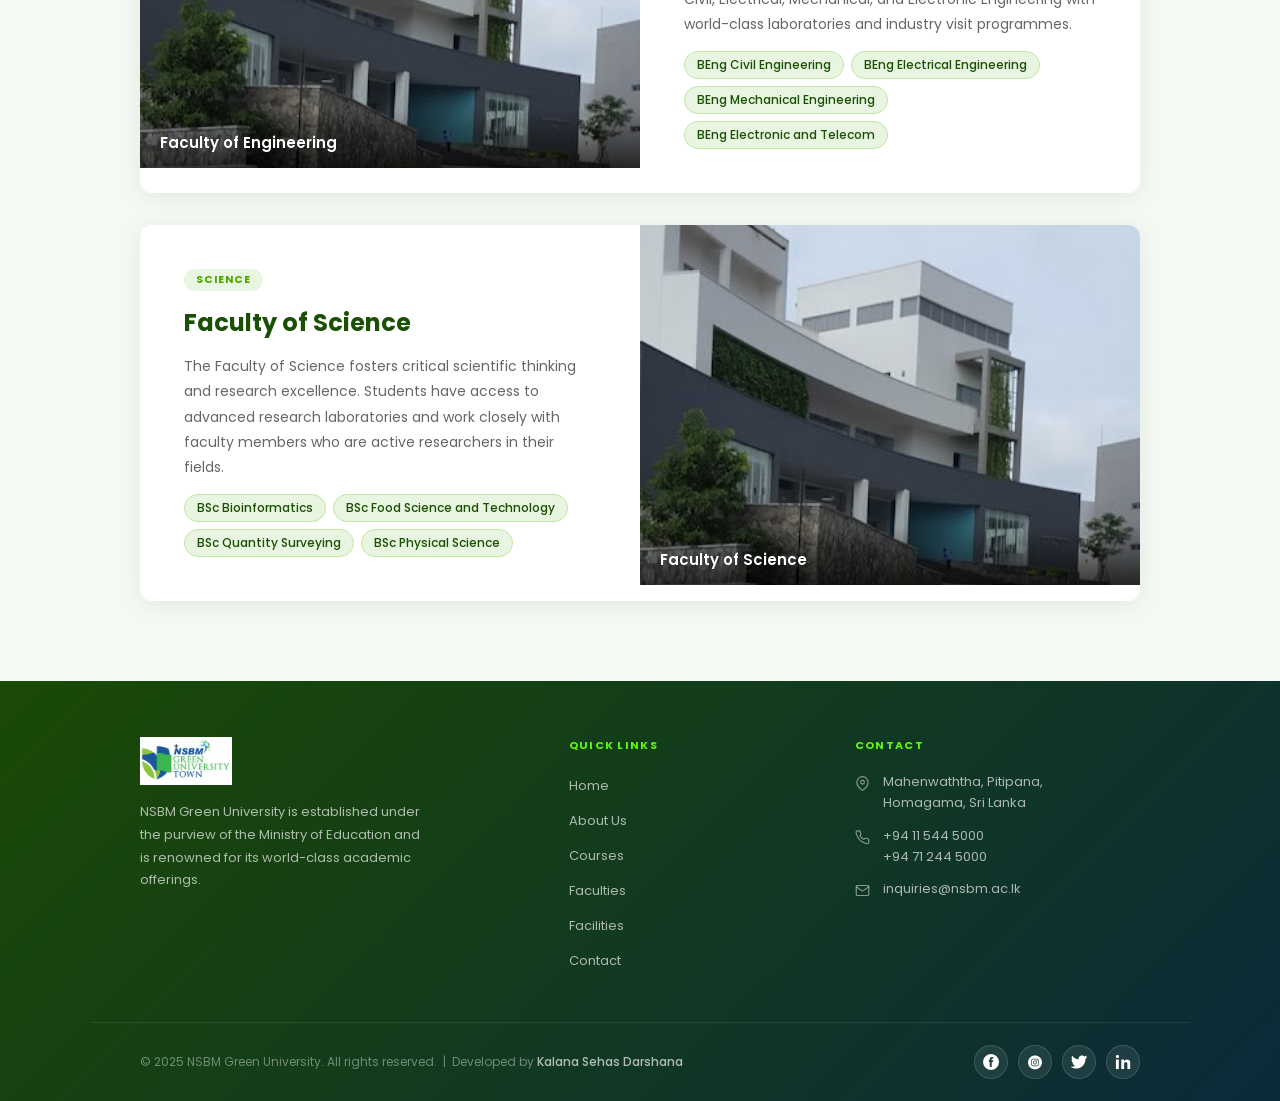
<file: Development/faculties.html>
<!DOCTYPE html>
<html lang="en">
<head>
  <meta charset="UTF-8">
  <meta name="viewport" content="width=device-width, initial-scale=1.0">
  <title>Faculties — NSBM Green University</title>
  <link rel="stylesheet" href="shared.css">
  <link rel="stylesheet" href="faculties.css">
  <link href="https://fonts.googleapis.com/css2?family=Poppins:wght@200;300;400;500;600;700&display=swap" rel="stylesheet">
</head>
<body>
  <header>
    <nav>
      <a href="Web_assignment.html" class="logo"><img src="assets/images/logo.png" alt="NSBM Green University"></a>
      <div class="nav-links">
        <ul>
          <li><a href="Web_assignment.html">HOME</a></li>
          <li><a href="about_us.html">ABOUT US</a></li>
          <li><a href="courses.html">COURSES</a></li>
          <li><a href="facilities.html">FACILITIES</a></li>
          <li><a href="faculties.html">FACULTIES</a></li>
          <li><a href="contact_us.html">CONTACT US</a></li>
          <li><a href="login.html" class="nav-login-btn">LOGIN</a></li>
        </ul>
      </div>
    </nav>
  </header>

  <div class="page-content">
    <div class="page-banner">
      <div class="page-banner-bg" style="background-image:url('assets/images/facilities.jpg');"></div>
      <div class="page-banner-content">
        <div class="breadcrumb">
          <a href="Web_assignment.html">Home</a>
          <svg width="12" height="12" viewBox="0 0 24 24" fill="none" stroke="currentColor" stroke-width="2"><polyline points="9 18 15 12 9 6"/></svg>
          <span>Faculties</span>
        </div>
        <h1>Our Faculties</h1>
        <p>Four world-class faculties shaping the innovators and leaders of tomorrow.</p>
      </div>
    </div>

    <section class="faculties-section">
      <div class="inner">
        <div class="section-title">
          <div class="title-bar"></div>
          <h2>Academic Faculties</h2>
          <p>Explore our faculties and find the programme that ignites your passion.</p>
        </div>

        <div class="faculty-row">
          <div class="faculty-img-col"><img src="assets/images/FACULTY OF COMPUTING.jpg" alt="Faculty of Computing" onerror="this.parentElement.classList.add('no-img')"><div class="faculty-img-label">Faculty of Computing</div></div>
          <div class="faculty-text-col">
            <span class="faculty-tag">Computing</span>
            <h2>Faculty of Computing</h2>
            <p>The Faculty of Computing offers top-tier education in Computer Science, Software Engineering, Data Science, Cybersecurity, and Artificial Intelligence. Students benefit from state-of-the-art computer labs and close ties with leading technology companies locally and internationally.</p>
            <div class="programme-list">
              <span>BSc Computer Science</span>
              <span>BSc Software Engineering</span>
              <span>BSc Data Science</span>
              <span>BSc Cybersecurity</span>
              <span>BSc AI and Machine Learning</span>
            </div>
          </div>
        </div>

        <div class="faculty-row reverse">
          <div class="faculty-img-col"><img src="assets/images/FACULTY OF BUSINESS.jpg" alt="Faculty of Business" onerror="this.parentElement.classList.add('no-img')"><div class="faculty-img-label">Faculty of Business</div></div>
          <div class="faculty-text-col">
            <span class="faculty-tag">Business</span>
            <h2>Faculty of Business</h2>
            <p>The Faculty of Business at NSBM is a hub for future entrepreneurs, leaders, and innovators. It offers internationally recognised degrees and maintains strong industry connections, providing students with internship opportunities and live project exposure.</p>
            <div class="programme-list">
              <span>BBM Business Management</span>
              <span>BSc Accounting and Finance</span>
              <span>BSc Marketing</span>
              <span>BSc HRM</span>
              <span>BSc International Business</span>
            </div>
          </div>
        </div>

        <div class="faculty-row">
          <div class="faculty-img-col"><img src="assets/images/FACULTY OF ENGINEERING.jpg" alt="Faculty of Engineering" onerror="this.parentElement.classList.add('no-img')"><div class="faculty-img-label">Faculty of Engineering</div></div>
          <div class="faculty-text-col">
            <span class="faculty-tag">Engineering</span>
            <h2>Faculty of Engineering</h2>
            <p>Dedicated to innovation and hands-on learning, the Faculty of Engineering prepares students for careers in Civil, Electrical, Mechanical, and Electronic Engineering with world-class laboratories and industry visit programmes.</p>
            <div class="programme-list">
              <span>BEng Civil Engineering</span>
              <span>BEng Electrical Engineering</span>
              <span>BEng Mechanical Engineering</span>
              <span>BEng Electronic and Telecom</span>
            </div>
          </div>
        </div>

        <div class="faculty-row reverse">
          <div class="faculty-img-col"><img src="assets/images/FACULTY OF SCIENCE.jpg" alt="Faculty of Science" onerror="this.parentElement.classList.add('no-img')"><div class="faculty-img-label">Faculty of Science</div></div>
          <div class="faculty-text-col">
            <span class="faculty-tag">Science</span>
            <h2>Faculty of Science</h2>
            <p>The Faculty of Science fosters critical scientific thinking and research excellence. Students have access to advanced research laboratories and work closely with faculty members who are active researchers in their fields.</p>
            <div class="programme-list">
              <span>BSc Bioinformatics</span>
              <span>BSc Food Science and Technology</span>
              <span>BSc Quantity Surveying</span>
              <span>BSc Physical Science</span>
            </div>
          </div>
        </div>
      </div>
    </section>
  </div>

  <footer>
    <div class="footer-top">
      <div class="footer-brand"><img src="assets/images/logo.png" alt="NSBM" class="footer-logo"><p>NSBM Green University is established under the purview of the Ministry of Education and is renowned for its world-class academic offerings.</p></div>
      <div class="footer-links-col"><p class="footer-col-title">Quick Links</p><ul><li><a href="Web_assignment.html">Home</a></li><li><a href="about_us.html">About Us</a></li><li><a href="courses.html">Courses</a></li><li><a href="faculties.html">Faculties</a></li><li><a href="facilities.html">Facilities</a></li><li><a href="contact_us.html">Contact</a></li></ul></div>
      <div class="footer-contact-col"><p class="footer-col-title">Contact</p><div class="contact-item"><div class="contact-item-icon"><svg viewBox="0 0 24 24"><path d="M21 10c0 7-9 13-9 13s-9-6-9-13a9 9 0 0 1 18 0z"/><circle cx="12" cy="10" r="3"/></svg></div><p>Mahenwaththa, Pitipana,<br>Homagama, Sri Lanka</p></div><div class="contact-item"><div class="contact-item-icon"><svg viewBox="0 0 24 24"><path d="M22 16.92v3a2 2 0 0 1-2.18 2 19.79 19.79 0 0 1-8.63-3.07A19.5 19.5 0 0 1 4.69 12 19.79 19.79 0 0 1 1.61 3.53 2 2 0 0 1 3.59 1.37h3a2 2 0 0 1 2 1.72c.127.96.361 1.903.7 2.81a2 2 0 0 1-.45 2.11L7.91 9a16 16 0 0 0 6 6l1.27-1.27a2 2 0 0 1 2.11-.45c.907.339 1.85.573 2.81.7A2 2 0 0 1 22 16.92z"/></svg></div><p>+94 11 544 5000<br>+94 71 244 5000</p></div><div class="contact-item"><div class="contact-item-icon"><svg viewBox="0 0 24 24"><path d="M4 4h16c1.1 0 2 .9 2 2v12c0 1.1-.9 2-2 2H4c-1.1 0-2-.9-2-2V6c0-1.1.9-2 2-2z"/><polyline points="22,6 12,13 2,6"/></svg></div><p>inquiries@nsbm.ac.lk</p></div></div>
    </div>
    <div class="footer-divider"></div>
    <div class="footer-bottom">
      <p class="footer-copy">&copy; 2025 NSBM Green University. All rights reserved. &nbsp;|&nbsp; Developed by <strong>Kalana Sehas Darshana</strong></p>
      <div class="social-icons"><a href="https://web.facebook.com/nsbm.lk/" target="_blank"><img src="assets/images/facebook.png" alt="Facebook"></a><a href="https://www.instagram.com/nsbmgreenuniversity/" target="_blank"><img src="assets/images/instagram.png" alt="Instagram"></a><a href="https://twitter.com/nsbm_srilanka" target="_blank"><img src="assets/images/twitter.png" alt="Twitter"></a><a href="https://lk.linkedin.com/school/nsbmgreenuniversity/" target="_blank"><img src="assets/images/linkedin.png" alt="LinkedIn"></a></div>
    </div>
  </footer>
  <script>
    const cp = window.location.pathname.split("/").pop().toLowerCase();
    document.querySelectorAll(".nav-links ul li a").forEach(a => { if (a.getAttribute("href").toLowerCase() === cp) a.classList.add("active"); });
  </script>
</body>
</html>
</file>
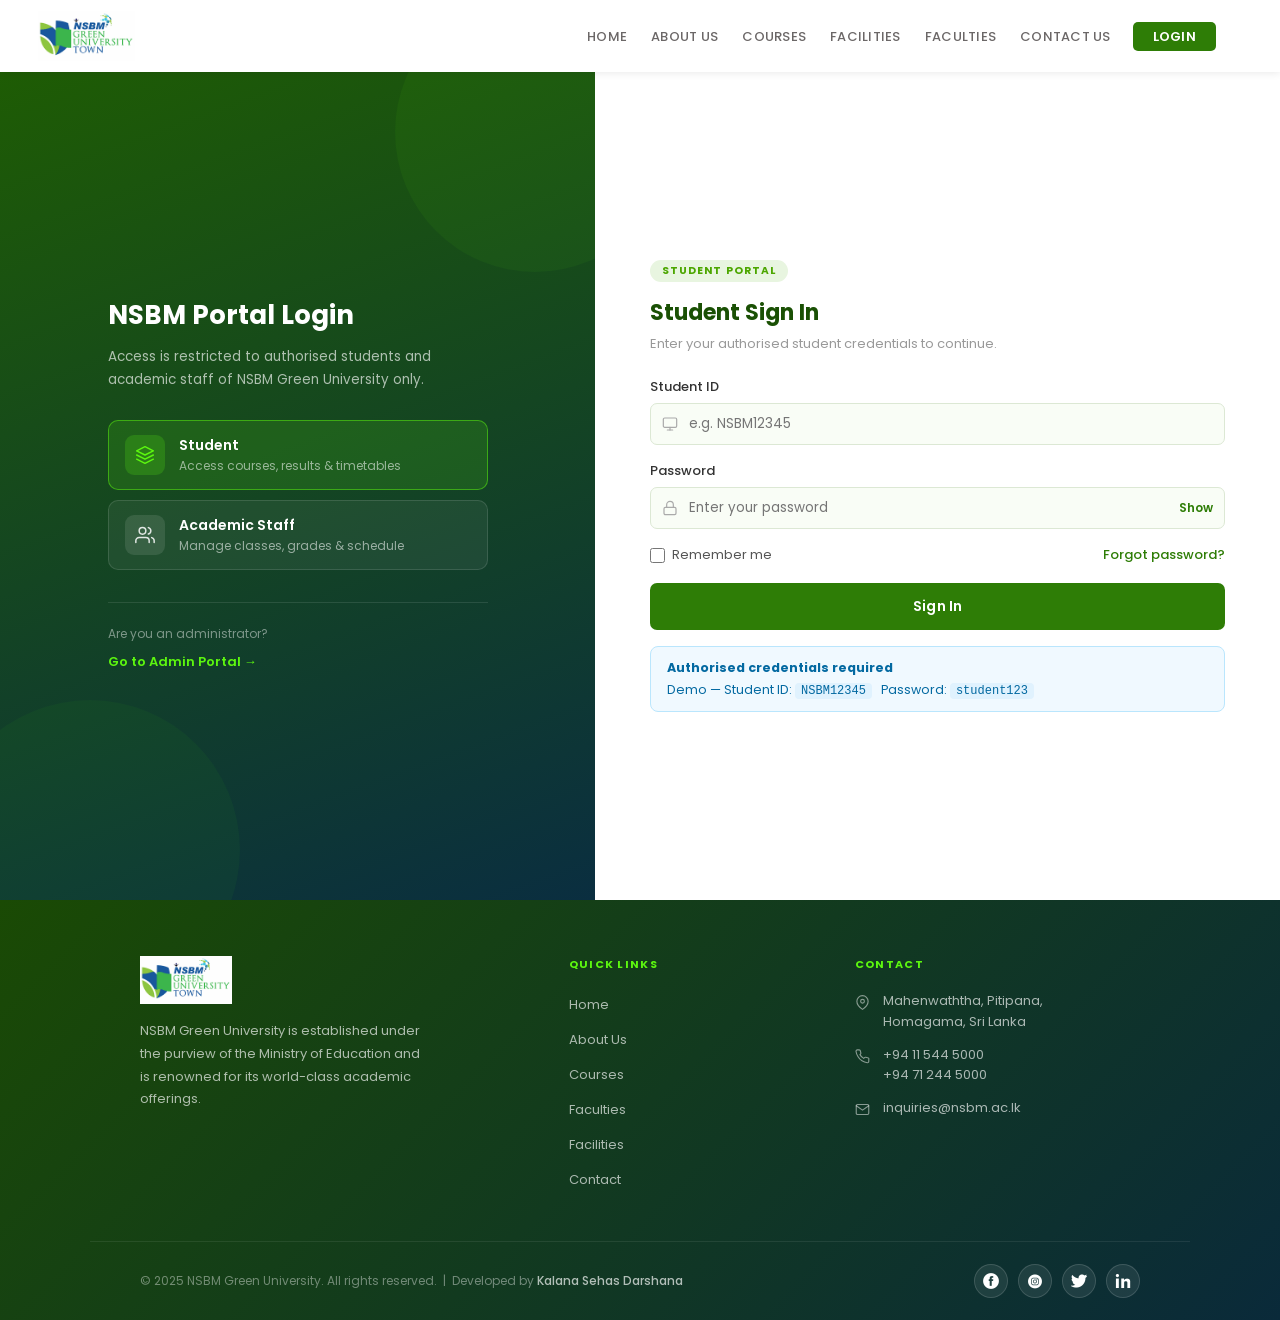
<file: Development/login.html>
<!DOCTYPE html>
<html lang="en">
<head>
  <meta charset="UTF-8">
  <meta name="viewport" content="width=device-width, initial-scale=1.0">
  <title>Login — NSBM Green University</title>
  <link rel="stylesheet" href="shared.css">
  <link rel="stylesheet" href="login.css">
  <link href="https://fonts.googleapis.com/css2?family=Poppins:wght@200;300;400;500;600;700&display=swap" rel="stylesheet">
</head>
<body>
  <header>
    <nav>
      <a href="Web_assignment.html" class="logo"><img src="assets/images/logo.png" alt="NSBM Green University"></a>
      <div class="nav-links">
        <ul>
          <li><a href="Web_assignment.html">HOME</a></li>
          <li><a href="about_us.html">ABOUT US</a></li>
          <li><a href="courses.html">COURSES</a></li>
          <li><a href="facilities.html">FACILITIES</a></li>
          <li><a href="faculties.html">FACULTIES</a></li>
          <li><a href="contact_us.html">CONTACT US</a></li>
          <li><a href="login.html" class="nav-login-btn">LOGIN</a></li>
        </ul>
      </div>
    </nav>
  </header>

  <div class="page-content login-page">
    <div class="login-split">

      <!-- LEFT BRAND PANEL -->
      <div class="login-brand">
        <div class="login-brand-inner">
          <h2>NSBM Portal Login</h2>
          <p>Access is restricted to authorised students and academic staff of NSBM Green University only.</p>

          <div class="lb-role-cards">
            <div class="lb-role-card active-role" id="role-student" onclick="selectRole('student')">
              <div class="lr-icon">
                <svg viewBox="0 0 24 24" fill="none" stroke="currentColor" stroke-width="1.8" stroke-linecap="round" stroke-linejoin="round"><path d="M12 2L2 7l10 5 10-5-10-5z"/><path d="M2 17l10 5 10-5"/><path d="M2 12l10 5 10-5"/></svg>
              </div>
              <div><strong>Student</strong><p>Access courses, results &amp; timetables</p></div>
            </div>
            <div class="lb-role-card" id="role-staff" onclick="selectRole('staff')">
              <div class="lr-icon">
                <svg viewBox="0 0 24 24" fill="none" stroke="currentColor" stroke-width="1.8" stroke-linecap="round" stroke-linejoin="round"><path d="M17 21v-2a4 4 0 0 0-4-4H5a4 4 0 0 0-4 4v2"/><circle cx="9" cy="7" r="4"/><path d="M23 21v-2a4 4 0 0 0-3-3.87"/><path d="M16 3.13a4 4 0 0 1 0 7.75"/></svg>
              </div>
              <div><strong>Academic Staff</strong><p>Manage classes, grades &amp; schedule</p></div>
            </div>
          </div>

          <div class="lb-admin-link">
            <p>Are you an administrator?</p>
            <a href="admin_login.html">Go to Admin Portal &rarr;</a>
          </div>
        </div>
      </div>

      <!-- RIGHT FORM PANEL -->
      <div class="login-form-panel">

        <!-- STUDENT LOGIN -->
        <div id="panel-student" class="role-panel active-panel">
          <div class="panel-header-tag">Student Portal</div>
          <h3>Student Sign In</h3>
          <p class="form-sub">Enter your authorised student credentials to continue.</p>

          <div id="s-error"   class="alert alert-error"   style="display:none;"></div>
          <div id="s-success" class="alert alert-success" style="display:none;"></div>

          <div class="field-group">
            <label for="s-id">Student ID</label>
            <div class="field-wrap">
              <svg class="field-icon" viewBox="0 0 24 24" fill="none" stroke="currentColor" stroke-width="1.8" stroke-linecap="round" stroke-linejoin="round"><rect x="2" y="3" width="20" height="14" rx="2"/><line x1="8" y1="21" x2="16" y2="21"/><line x1="12" y1="17" x2="12" y2="21"/></svg>
              <input type="text" id="s-id" placeholder="e.g. NSBM12345" autocomplete="username">
            </div>
          </div>

          <div class="field-group">
            <label for="s-pw">Password</label>
            <div class="field-wrap">
              <svg class="field-icon" viewBox="0 0 24 24" fill="none" stroke="currentColor" stroke-width="1.8" stroke-linecap="round" stroke-linejoin="round"><rect x="3" y="11" width="18" height="11" rx="2"/><path d="M7 11V7a5 5 0 0 1 10 0v4"/></svg>
              <input type="password" id="s-pw" placeholder="Enter your password" autocomplete="current-password">
              <button type="button" class="pw-toggle" onclick="togglePw('s-pw',this)">Show</button>
            </div>
          </div>

          <div class="field-row-flex">
            <label class="check-wrap"><input type="checkbox"> Remember me</label>
            <a href="#" class="forgot-link">Forgot password?</a>
          </div>

          <button class="auth-submit" onclick="doStudentLogin()">Sign In</button>

          <div class="demo-box">
            <strong>Authorised credentials required</strong>
            <p>Demo &mdash; Student ID: <code>NSBM12345</code> &nbsp; Password: <code>student123</code></p>
          </div>
        </div>

        <!-- STAFF LOGIN -->
        <div id="panel-staff" class="role-panel">
          <div class="panel-header-tag staff-tag">Staff Portal</div>
          <h3>Academic Staff Sign In</h3>
          <p class="form-sub">For authorised NSBM academic and non-academic staff only.</p>

          <div id="t-error"   class="alert alert-error"   style="display:none;"></div>
          <div id="t-success" class="alert alert-success" style="display:none;"></div>

          <div class="field-group">
            <label for="t-id">Staff ID</label>
            <div class="field-wrap">
              <svg class="field-icon" viewBox="0 0 24 24" fill="none" stroke="currentColor" stroke-width="1.8" stroke-linecap="round" stroke-linejoin="round"><path d="M20 21v-2a4 4 0 0 0-4-4H8a4 4 0 0 0-4 4v2"/><circle cx="12" cy="7" r="4"/></svg>
              <input type="text" id="t-id" placeholder="e.g. STAFF001" autocomplete="username">
            </div>
          </div>

          <div class="field-group">
            <label for="t-pw">Password</label>
            <div class="field-wrap">
              <svg class="field-icon" viewBox="0 0 24 24" fill="none" stroke="currentColor" stroke-width="1.8" stroke-linecap="round" stroke-linejoin="round"><rect x="3" y="11" width="18" height="11" rx="2"/><path d="M7 11V7a5 5 0 0 1 10 0v4"/></svg>
              <input type="password" id="t-pw" placeholder="Enter your password" autocomplete="current-password">
              <button type="button" class="pw-toggle" onclick="togglePw('t-pw',this)">Show</button>
            </div>
          </div>

          <div class="field-row-flex">
            <label class="check-wrap"><input type="checkbox"> Remember me</label>
            <a href="#" class="forgot-link">Forgot password?</a>
          </div>

          <button class="auth-submit staff-submit" onclick="doStaffLogin()">Sign In</button>

          <div class="demo-box">
            <strong>Authorised credentials required</strong>
            <p>Demo &mdash; Staff ID: <code>STAFF001</code> &nbsp; Password: <code>staff123</code></p>
          </div>
        </div>

      </div>
    </div>
  </div>

  <footer>
    <div class="footer-top">
      <div class="footer-brand"><img src="assets/images/logo.png" alt="NSBM" class="footer-logo"><p>NSBM Green University is established under the purview of the Ministry of Education and is renowned for its world-class academic offerings.</p></div>
      <div class="footer-links-col"><p class="footer-col-title">Quick Links</p><ul><li><a href="Web_assignment.html">Home</a></li><li><a href="about_us.html">About Us</a></li><li><a href="courses.html">Courses</a></li><li><a href="faculties.html">Faculties</a></li><li><a href="facilities.html">Facilities</a></li><li><a href="contact_us.html">Contact</a></li></ul></div>
      <div class="footer-contact-col"><p class="footer-col-title">Contact</p><div class="contact-item"><div class="contact-item-icon"><svg viewBox="0 0 24 24"><path d="M21 10c0 7-9 13-9 13s-9-6-9-13a9 9 0 0 1 18 0z"/><circle cx="12" cy="10" r="3"/></svg></div><p>Mahenwaththa, Pitipana,<br>Homagama, Sri Lanka</p></div><div class="contact-item"><div class="contact-item-icon"><svg viewBox="0 0 24 24"><path d="M22 16.92v3a2 2 0 0 1-2.18 2 19.79 19.79 0 0 1-8.63-3.07A19.5 19.5 0 0 1 4.69 12 19.79 19.79 0 0 1 1.61 3.53 2 2 0 0 1 3.59 1.37h3a2 2 0 0 1 2 1.72c.127.96.361 1.903.7 2.81a2 2 0 0 1-.45 2.11L7.91 9a16 16 0 0 0 6 6l1.27-1.27a2 2 0 0 1 2.11-.45c.907.339 1.85.573 2.81.7A2 2 0 0 1 22 16.92z"/></svg></div><p>+94 11 544 5000<br>+94 71 244 5000</p></div><div class="contact-item"><div class="contact-item-icon"><svg viewBox="0 0 24 24"><path d="M4 4h16c1.1 0 2 .9 2 2v12c0 1.1-.9 2-2 2H4c-1.1 0-2-.9-2-2V6c0-1.1.9-2 2-2z"/><polyline points="22,6 12,13 2,6"/></svg></div><p>inquiries@nsbm.ac.lk</p></div></div>
    </div>
    <div class="footer-divider"></div>
    <div class="footer-bottom">
      <p class="footer-copy">&copy; 2025 NSBM Green University. All rights reserved. &nbsp;|&nbsp; Developed by <strong>Kalana Sehas Darshana</strong></p>
      <div class="social-icons"><a href="https://web.facebook.com/nsbm.lk/" target="_blank"><img src="assets/images/facebook.png" alt="Facebook"></a><a href="https://www.instagram.com/nsbmgreenuniversity/" target="_blank"><img src="assets/images/instagram.png" alt="Instagram"></a><a href="https://twitter.com/nsbm_srilanka" target="_blank"><img src="assets/images/twitter.png" alt="Twitter"></a><a href="https://lk.linkedin.com/school/nsbmgreenuniversity/" target="_blank"><img src="assets/images/linkedin.png" alt="LinkedIn"></a></div>
    </div>
  </footer>

  <script>
    const cp = window.location.pathname.split("/").pop().toLowerCase();
    document.querySelectorAll(".nav-links ul li a").forEach(a => { if (a.getAttribute("href").toLowerCase() === cp) a.classList.add("active"); });

    // Authorised credentials only
    const STUDENTS = [{ id:"NSBM12345", password:"student123", name:"Kalana Darshana", faculty:"Faculty of Computing" }];
    const STAFF    = [{ id:"STAFF001",  password:"staff123",  name:"Dr. A. Perera",    dept:"Faculty of Computing", role:"Senior Lecturer" }];

    let currentRole = "student";

    function selectRole(role) {
      currentRole = role;
      document.querySelectorAll(".lb-role-card").forEach(c => c.classList.remove("active-role"));
      document.getElementById("role-" + role).classList.add("active-role");
      document.querySelectorAll(".role-panel").forEach(p => p.classList.remove("active-panel"));
      document.getElementById("panel-" + role).classList.add("active-panel");
    }

    function togglePw(id, btn) {
      const f = document.getElementById(id);
      f.type = f.type === "password" ? "text" : "password";
      btn.textContent = f.type === "password" ? "Show" : "Hide";
    }

    function doStudentLogin() {
      const id = document.getElementById("s-id").value.trim();
      const pw = document.getElementById("s-pw").value;
      const err = document.getElementById("s-error");
      const suc = document.getElementById("s-success");
      err.style.display = suc.style.display = "none";
      if (!id || !pw) { err.textContent = "Please enter your Student ID and password."; err.style.display="block"; return; }
      const user = STUDENTS.find(u => u.id === id && u.password === pw);
      if (user) {
        sessionStorage.setItem("nsbm_session", JSON.stringify({ name:user.name, role:"student", faculty:user.faculty }));
        suc.textContent = "Sign in successful. Redirecting to your dashboard...";
        suc.style.display = "block";
        setTimeout(() => window.location.href = "dashboard.html", 1400);
      } else {
        err.textContent = "Access denied. Invalid credentials or you are not an authorised student.";
        err.style.display = "block";
      }
    }

    function doStaffLogin() {
      const id = document.getElementById("t-id").value.trim();
      const pw = document.getElementById("t-pw").value;
      const err = document.getElementById("t-error");
      const suc = document.getElementById("t-success");
      err.style.display = suc.style.display = "none";
      if (!id || !pw) { err.textContent = "Please enter your Staff ID and password."; err.style.display="block"; return; }
      const user = STAFF.find(u => u.id === id && u.password === pw);
      if (user) {
        sessionStorage.setItem("nsbm_staff_session", JSON.stringify({ name:user.name, role:"staff", dept:user.dept, position:user.role }));
        suc.textContent = "Sign in successful. Redirecting to Staff Portal...";
        suc.style.display = "block";
        setTimeout(() => window.location.href = "staff_portal.html", 1400);
      } else {
        err.textContent = "Access denied. Invalid credentials or you are not an authorised staff member.";
        err.style.display = "block";
      }
    }

    document.addEventListener("keydown", e => {
      if (e.key === "Enter") {
        if (currentRole === "student") doStudentLogin();
        else doStaffLogin();
      }
    });
  </script>
</body>
</html>
</file>
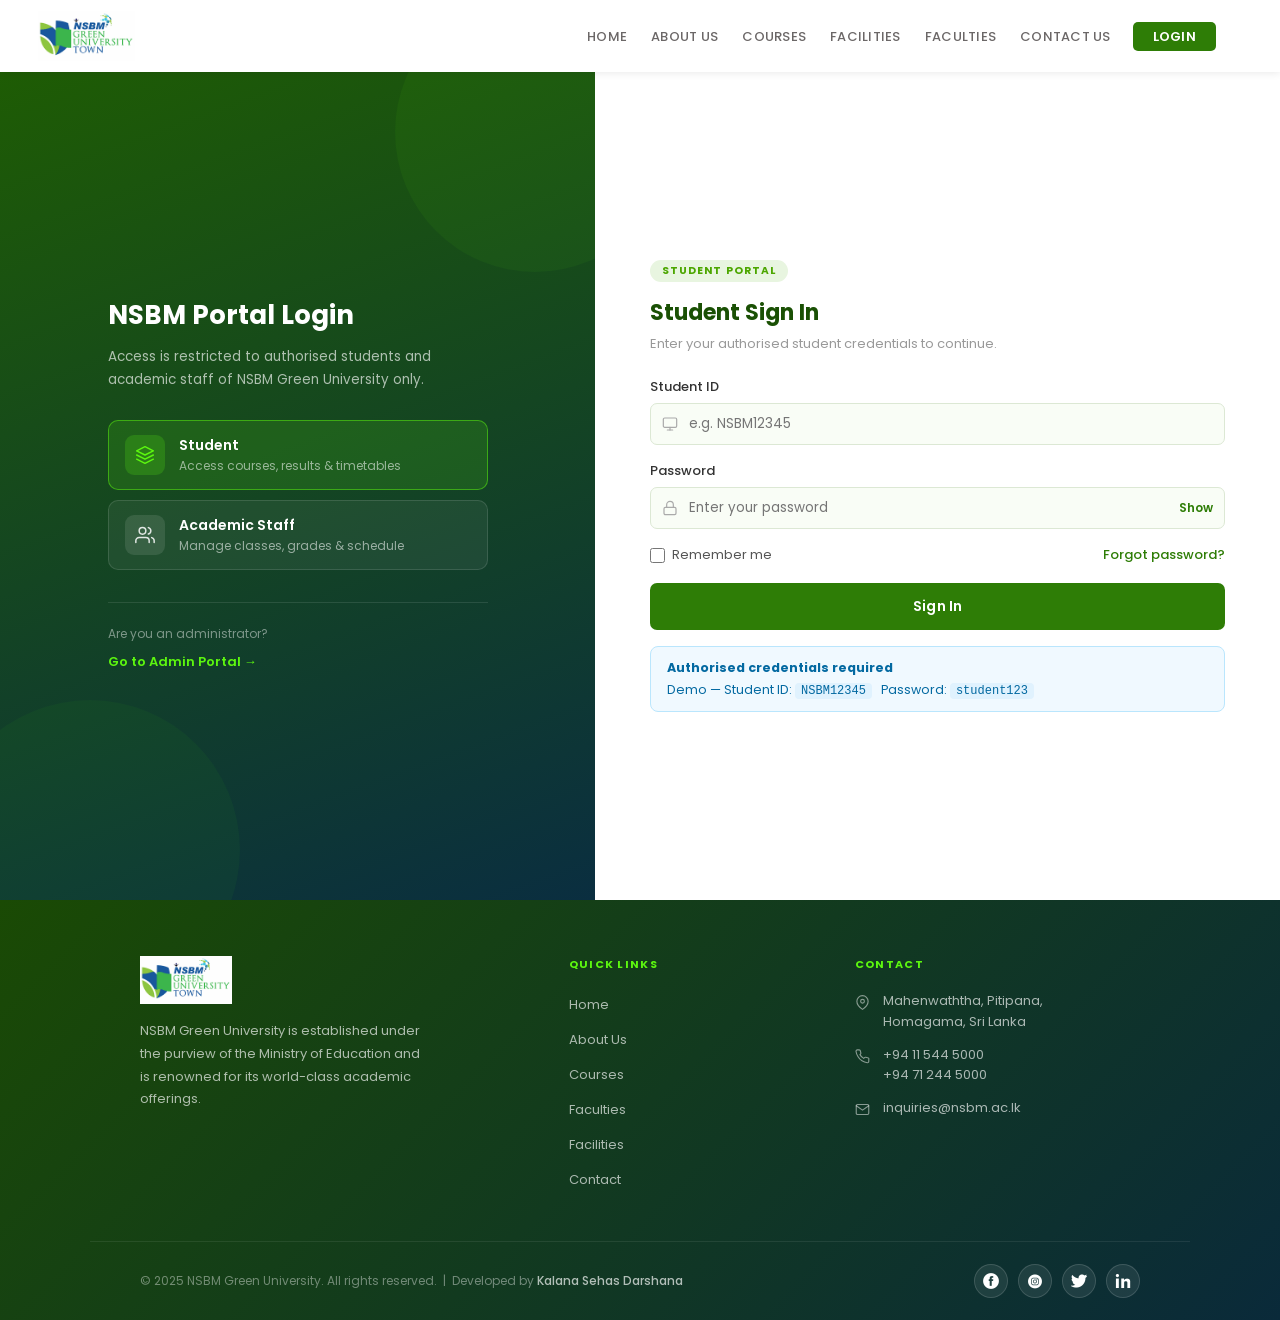
<file: Development/staff_portal.html>
<!DOCTYPE html>
<html lang="en">
<head>
  <meta charset="UTF-8">
  <meta name="viewport" content="width=device-width, initial-scale=1.0">
  <title>Staff Portal — NSBM Green University</title>
  <link rel="stylesheet" href="shared.css">
  <link rel="stylesheet" href="staff_portal.css">
  <link href="https://fonts.googleapis.com/css2?family=Poppins:wght@200;300;400;500;600;700&display=swap" rel="stylesheet">
</head>
<body>
  <header>
    <nav>
      <a href="Web_assignment.html" class="logo"><img src="assets/images/logo.png" alt="NSBM Green University"></a>
      <div class="nav-links">
        <ul>
          <li><a href="Web_assignment.html">HOME</a></li>
          <li><a href="about_us.html">ABOUT US</a></li>
          <li><a href="courses.html">COURSES</a></li>
          <li><a href="facilities.html">FACILITIES</a></li>
          <li><a href="faculties.html">FACULTIES</a></li>
          <li><a href="contact_us.html">CONTACT US</a></li>
          <li><a href="#" class="nav-logout-btn" onclick="doLogout()">LOGOUT</a></li>
        </ul>
      </div>
    </nav>
  </header>

  <div class="page-content staff-page">

    <!-- TOP STRIP -->
    <div class="staff-strip">
      <div class="staff-strip-inner">
        <div class="staff-user-info">
          <div class="staff-ava" id="staff-ava">D</div>
          <div>
            <p class="staff-greeting">Academic Staff Portal</p>
            <h2 id="staff-name">Dr. A. Perera</h2>
            <p class="staff-sub" id="staff-dept">Faculty of Computing &nbsp;&middot;&nbsp; Senior Lecturer</p>
          </div>
        </div>
        <div class="staff-strip-actions">
          <button class="sp-btn outline" onclick="showTab('profile')">My Profile</button>
          <button class="sp-btn solid" onclick="doLogout()">Sign Out</button>
        </div>
      </div>
    </div>

    <!-- TAB NAV -->
    <div class="sp-tab-bar">
      <div class="sp-tab-inner">
        <button class="sp-tab active" id="tab-dashboard"  onclick="showTab('dashboard')">Dashboard</button>
        <button class="sp-tab"        id="tab-timetable"  onclick="showTab('timetable')">My Timetable</button>
        <button class="sp-tab"        id="tab-classes"    onclick="showTab('classes')">My Classes</button>
        <button class="sp-tab"        id="tab-grades"     onclick="showTab('grades')">Grades</button>
        <button class="sp-tab"        id="tab-leaves"     onclick="showTab('leaves')">Leave Requests</button>
        <button class="sp-tab"        id="tab-profile"    onclick="showTab('profile')">My Profile</button>
      </div>
    </div>

    <div class="sp-body">

      <!-- ─── DASHBOARD ─── -->
      <div id="sec-dashboard" class="sp-section active-sp-section">
        <div class="sp-stat-row">
          <div class="sp-stat"><span class="sp-stat-num">4</span><span class="sp-stat-lbl">Modules Teaching</span></div>
          <div class="sp-stat"><span class="sp-stat-num">142</span><span class="sp-stat-lbl">Total Students</span></div>
          <div class="sp-stat"><span class="sp-stat-num">3</span><span class="sp-stat-lbl">Classes Today</span></div>
          <div class="sp-stat"><span class="sp-stat-num">18</span><span class="sp-stat-lbl">Pending Grades</span></div>
        </div>

        <div class="sp-grid-2">
          <div class="sp-panel">
            <div class="sp-panel-hdr"><h3>Today's Schedule</h3><span class="sp-meta" id="sp-date"></span></div>
            <div class="tt-list">
              <div class="tt-row"><div class="tt-time">08:00 – 10:00</div><div class="tt-detail"><strong>Data Structures and Algorithms</strong><span>Lab 2A &nbsp;&middot;&nbsp; Yr 2 Computing</span></div><span class="tt-badge ongoing">Now</span></div>
              <div class="tt-row"><div class="tt-time">11:00 – 13:00</div><div class="tt-detail"><strong>Advanced Algorithms</strong><span>LH 301 &nbsp;&middot;&nbsp; Yr 3 Computing</span></div><span class="tt-badge upcoming">Next</span></div>
              <div class="tt-row"><div class="tt-time">14:00 – 16:00</div><div class="tt-detail"><strong>Research Methods</strong><span>LH 101 &nbsp;&middot;&nbsp; Postgraduate</span></div><span class="tt-badge upcoming">Upcoming</span></div>
            </div>
          </div>

          <div class="sp-panel">
            <div class="sp-panel-hdr"><h3>Notifications</h3><span class="sp-badge">2 New</span></div>
            <div class="notif-list">
              <div class="notif-row unread"><div class="notif-dot"></div><div class="notif-body"><strong>Grade submission deadline</strong><p>Semester 2 final grades must be submitted by August 20, 2025.</p><span>Today</span></div></div>
              <div class="notif-row unread"><div class="notif-dot"></div><div class="notif-body"><strong>Faculty meeting scheduled</strong><p>Faculty of Computing meeting on August 12 at 2:00 PM, Room C201.</p><span>Yesterday</span></div></div>
              <div class="notif-row"><div class="notif-dot read"></div><div class="notif-body"><strong>Timetable updated</strong><p>Your Thursday timetable has been revised for next week.</p><span>Aug 5, 2025</span></div></div>
              <div class="notif-row"><div class="notif-dot read"></div><div class="notif-body"><strong>Research grant approved</strong><p>Your research grant application for 2025 has been approved.</p><span>Aug 3, 2025</span></div></div>
            </div>
          </div>
        </div>
      </div>

      <!-- ─── TIMETABLE ─── -->
      <div id="sec-timetable" class="sp-section">
        <div class="sp-panel">
          <div class="sp-panel-hdr"><h3>Weekly Teaching Timetable</h3><span class="sp-meta">Semester 2 — 2025</span></div>
          <div class="timetable-grid-wrap">
            <table class="timetable-grid">
              <thead>
                <tr>
                  <th>Time</th>
                  <th>Monday</th>
                  <th>Tuesday</th>
                  <th>Wednesday</th>
                  <th>Thursday</th>
                  <th>Friday</th>
                </tr>
              </thead>
              <tbody>
                <tr>
                  <td class="time-cell">08:00 – 10:00</td>
                  <td class="class-cell"><strong>Data Structures</strong><span>Lab 2A</span></td>
                  <td></td>
                  <td class="class-cell"><strong>Data Structures</strong><span>LH 204</span></td>
                  <td></td>
                  <td></td>
                </tr>
                <tr>
                  <td class="time-cell">10:30 – 12:30</td>
                  <td></td>
                  <td class="class-cell"><strong>Advanced Algorithms</strong><span>LH 301</span></td>
                  <td></td>
                  <td class="class-cell"><strong>Advanced Algorithms</strong><span>Lab 3B</span></td>
                  <td></td>
                </tr>
                <tr>
                  <td class="time-cell">13:30 – 15:30</td>
                  <td></td>
                  <td></td>
                  <td class="class-cell"><strong>Research Methods</strong><span>LH 101</span></td>
                  <td></td>
                  <td class="class-cell"><strong>Research Methods</strong><span>LH 101</span></td>
                </tr>
                <tr>
                  <td class="time-cell">16:00 – 18:00</td>
                  <td class="class-cell"><strong>Software Engineering</strong><span>LH 205</span></td>
                  <td></td>
                  <td></td>
                  <td></td>
                  <td class="class-cell"><strong>Office Hours</strong><span>Room C201</span></td>
                </tr>
              </tbody>
            </table>
          </div>
        </div>
      </div>

      <!-- ─── MY CLASSES ─── -->
      <div id="sec-classes" class="sp-section">
        <div class="sp-panel">
          <div class="sp-panel-hdr"><h3>My Classes &amp; Modules</h3></div>
          <table class="sp-table">
            <thead><tr><th>Module Code</th><th>Module Name</th><th>Year / Group</th><th>Students</th><th>Attendance</th><th>Actions</th></tr></thead>
            <tbody>
              <tr><td><code>CS2101</code></td><td>Data Structures and Algorithms</td><td>Yr 2 — Group A</td><td>38</td><td><span class="att-chip good">87%</span></td><td><button class="sp-action-btn" onclick="alert('Opening attendance register...')">Attendance</button></td></tr>
              <tr><td><code>CS3201</code></td><td>Advanced Algorithms</td><td>Yr 3 — Group B</td><td>32</td><td><span class="att-chip good">91%</span></td><td><button class="sp-action-btn" onclick="alert('Opening attendance register...')">Attendance</button></td></tr>
              <tr><td><code>RM4001</code></td><td>Research Methods</td><td>Postgraduate</td><td>24</td><td><span class="att-chip warn">72%</span></td><td><button class="sp-action-btn" onclick="alert('Opening attendance register...')">Attendance</button></td></tr>
              <tr><td><code>SE2301</code></td><td>Software Engineering</td><td>Yr 2 — Group C</td><td>48</td><td><span class="att-chip good">84%</span></td><td><button class="sp-action-btn" onclick="alert('Opening attendance register...')">Attendance</button></td></tr>
            </tbody>
          </table>
        </div>
      </div>

      <!-- ─── GRADES ─── -->
      <div id="sec-grades" class="sp-section">
        <div class="sp-panel">
          <div class="sp-panel-hdr">
            <h3>Grade Submission</h3>
            <span class="sp-deadline">Deadline: August 20, 2025</span>
          </div>
          <div class="grade-module-tabs">
            <button class="gm-tab active" onclick="switchGradeTab(this,'g-cs2101')">Data Structures</button>
            <button class="gm-tab" onclick="switchGradeTab(this,'g-cs3201')">Advanced Algorithms</button>
          </div>

          <div id="g-cs2101" class="grade-tab-content active-grade-tab">
            <table class="sp-table">
              <thead><tr><th>Student ID</th><th>Name</th><th>Midterm</th><th>Assignment</th><th>Final</th><th>Grade</th><th>Action</th></tr></thead>
              <tbody>
                <tr><td><code>NSBM12345</code></td><td>Kalana Darshana</td><td><input class="grade-input" type="number" value="72" min="0" max="100" onchange="calcGrade(this)"></td><td><input class="grade-input" type="number" value="80" min="0" max="100" onchange="calcGrade(this)"></td><td><input class="grade-input" type="number" value="68" min="0" max="100" onchange="calcGrade(this)"></td><td><span class="grade b">B+</span></td><td><button class="sp-action-btn" onclick="alert('Grade saved!')">Save</button></td></tr>
                <tr><td><code>NSBM12346</code></td><td>Amali Perera</td><td><input class="grade-input" type="number" value="85" min="0" max="100" onchange="calcGrade(this)"></td><td><input class="grade-input" type="number" value="90" min="0" max="100" onchange="calcGrade(this)"></td><td><input class="grade-input" type="number" value="88" min="0" max="100" onchange="calcGrade(this)"></td><td><span class="grade a">A</span></td><td><button class="sp-action-btn" onclick="alert('Grade saved!')">Save</button></td></tr>
                <tr><td><code>NSBM12347</code></td><td>Kasun Silva</td><td><input class="grade-input" type="number" value="60" min="0" max="100" onchange="calcGrade(this)"></td><td><input class="grade-input" type="number" value="55" min="0" max="100" onchange="calcGrade(this)"></td><td><input class="grade-input" type="number" value="62" min="0" max="100" onchange="calcGrade(this)"></td><td><span class="grade c">C+</span></td><td><button class="sp-action-btn" onclick="alert('Grade saved!')">Save</button></td></tr>
              </tbody>
            </table>
            <button class="sp-submit-all" onclick="alert('All grades submitted successfully!')">Submit All Grades</button>
          </div>

          <div id="g-cs3201" class="grade-tab-content">
            <p style="padding:24px;color:#888;font-size:14px;">Select a student row to enter grades for Advanced Algorithms.</p>
          </div>
        </div>
      </div>

      <!-- ─── LEAVE REQUESTS ─── -->
      <div id="sec-leaves" class="sp-section">
        <div class="sp-grid-2">
          <div class="sp-panel">
            <div class="sp-panel-hdr"><h3>Submit Leave Request</h3></div>
            <div class="leave-form">
              <div class="sp-field-group">
                <label>Leave Type</label>
                <select id="leave-type">
                  <option>Annual Leave</option>
                  <option>Medical Leave</option>
                  <option>Conference / Research Leave</option>
                  <option>Casual Leave</option>
                </select>
              </div>
              <div class="sp-field-row">
                <div class="sp-field-group">
                  <label>From Date</label>
                  <input type="date" id="leave-from">
                </div>
                <div class="sp-field-group">
                  <label>To Date</label>
                  <input type="date" id="leave-to">
                </div>
              </div>
              <div class="sp-field-group">
                <label>Reason</label>
                <textarea id="leave-reason" rows="4" placeholder="Briefly describe the reason for your leave request..."></textarea>
              </div>
              <button class="sp-submit-btn" onclick="submitLeave()">Submit Request</button>
              <div id="leave-success" class="alert alert-success" style="display:none;margin-top:14px;">Leave request submitted successfully.</div>
            </div>
          </div>

          <div class="sp-panel">
            <div class="sp-panel-hdr"><h3>Leave History</h3></div>
            <table class="sp-table">
              <thead><tr><th>Type</th><th>From</th><th>To</th><th>Status</th></tr></thead>
              <tbody>
                <tr><td>Annual Leave</td><td>2025-07-14</td><td>2025-07-18</td><td><span class="status-chip approved">Approved</span></td></tr>
                <tr><td>Conference Leave</td><td>2025-06-20</td><td>2025-06-22</td><td><span class="status-chip approved">Approved</span></td></tr>
                <tr><td>Medical Leave</td><td>2025-05-03</td><td>2025-05-04</td><td><span class="status-chip approved">Approved</span></td></tr>
              </tbody>
            </table>
          </div>
        </div>
      </div>

      <!-- ─── PROFILE ─── -->
      <div id="sec-profile" class="sp-section">
        <div class="profile-grid">
          <div class="sp-panel profile-card">
            <div class="profile-photo-wrap">
              <div class="profile-photo" id="profile-photo-circle">D</div>
              <button class="change-photo-btn" onclick="alert('Photo upload coming soon.')">Change Photo</button>
            </div>
            <h3 id="profile-name-card">Dr. A. Perera</h3>
            <p class="profile-role" id="profile-role-card">Senior Lecturer</p>
            <p class="profile-dept" id="profile-dept-card">Faculty of Computing</p>
            <div class="profile-links">
              <a href="mailto:a.perera@nsbm.ac.lk">a.perera@nsbm.ac.lk</a>
              <span>Ext: 2401</span>
              <span>Room: C201</span>
            </div>
          </div>

          <div class="sp-panel">
            <div class="sp-panel-hdr"><h3>Personal Information</h3><button class="edit-btn" onclick="toggleEdit()">Edit</button></div>
            <div class="profile-info-grid">
              <div class="pi-row"><span class="pi-label">Full Name</span><span class="pi-val" id="pi-name">Dr. Anura Perera</span></div>
              <div class="pi-row"><span class="pi-label">Staff ID</span><span class="pi-val">STAFF001</span></div>
              <div class="pi-row"><span class="pi-label">NIC</span><span class="pi-val">197612345678V</span></div>
              <div class="pi-row"><span class="pi-label">Date of Birth</span><span class="pi-val">15 March 1976</span></div>
              <div class="pi-row"><span class="pi-label">Gender</span><span class="pi-val">Male</span></div>
              <div class="pi-row"><span class="pi-label">Department</span><span class="pi-val" id="pi-dept">Faculty of Computing</span></div>
              <div class="pi-row"><span class="pi-label">Designation</span><span class="pi-val" id="pi-pos">Senior Lecturer</span></div>
              <div class="pi-row"><span class="pi-label">Joined Date</span><span class="pi-val">01 September 2015</span></div>
              <div class="pi-row"><span class="pi-label">Email</span><span class="pi-val">a.perera@nsbm.ac.lk</span></div>
              <div class="pi-row"><span class="pi-label">Mobile</span><span class="pi-val">+94 77 123 4567</span></div>
              <div class="pi-row"><span class="pi-label">Qualifications</span><span class="pi-val">PhD Computer Science (University of Moratuwa), MSc, BSc (Hons)</span></div>
              <div class="pi-row"><span class="pi-label">Specialisation</span><span class="pi-val">Algorithms, Data Structures, Software Engineering</span></div>
            </div>

            <!-- Edit form (hidden by default) -->
            <div id="edit-form" style="display:none;" class="profile-edit-form">
              <div class="sp-field-row">
                <div class="sp-field-group"><label>Mobile</label><input type="text" id="edit-mobile" value="+94 77 123 4567"></div>
                <div class="sp-field-group"><label>Office Extension</label><input type="text" id="edit-ext" value="2401"></div>
              </div>
              <div class="sp-field-group"><label>Research Interests</label><textarea rows="3" id="edit-research">Algorithms, Data Structures, Software Engineering</textarea></div>
              <div class="sp-field-group"><label>Biography</label><textarea rows="4" id="edit-bio" placeholder="Short professional biography..."></textarea></div>
              <button class="sp-submit-btn" onclick="saveProfile()">Save Changes</button>
              <button class="sp-cancel-btn" onclick="toggleEdit()">Cancel</button>
            </div>
          </div>
        </div>
      </div>

    </div><!-- /sp-body -->
  </div>

  <footer>
    <div class="footer-top">
      <div class="footer-brand"><img src="assets/images/logo.png" alt="NSBM" class="footer-logo"><p>NSBM Green University Academic Staff Portal. For technical support contact the IT Help Desk at it@nsbm.ac.lk</p></div>
      <div class="footer-links-col"><p class="footer-col-title">Quick Links</p><ul><li><a href="Web_assignment.html">University Website</a></li><li><a href="contact_us.html">Contact</a></li><li><a href="admin_login.html">Admin Portal</a></li></ul></div>
      <div class="footer-contact-col"><p class="footer-col-title">IT Help Desk</p><div class="contact-item"><div class="contact-item-icon"><svg viewBox="0 0 24 24"><path d="M4 4h16c1.1 0 2 .9 2 2v12c0 1.1-.9 2-2 2H4c-1.1 0-2-.9-2-2V6c0-1.1.9-2 2-2z"/><polyline points="22,6 12,13 2,6"/></svg></div><p>it@nsbm.ac.lk</p></div><div class="contact-item"><div class="contact-item-icon"><svg viewBox="0 0 24 24"><path d="M22 16.92v3a2 2 0 0 1-2.18 2 19.79 19.79 0 0 1-8.63-3.07A19.5 19.5 0 0 1 4.69 12 19.79 19.79 0 0 1 1.61 3.53 2 2 0 0 1 3.59 1.37h3a2 2 0 0 1 2 1.72c.127.96.361 1.903.7 2.81a2 2 0 0 1-.45 2.11L7.91 9a16 16 0 0 0 6 6l1.27-1.27a2 2 0 0 1 2.11-.45c.907.339 1.85.573 2.81.7A2 2 0 0 1 22 16.92z"/></svg></div><p>Ext: 1100</p></div></div>
    </div>
    <div class="footer-divider"></div>
    <div class="footer-bottom">
      <p class="footer-copy">&copy; 2025 NSBM Green University. All rights reserved. &nbsp;|&nbsp; Developed by <strong>Kalana Sehas Darshana</strong></p>
      <div class="social-icons"><a href="https://web.facebook.com/nsbm.lk/" target="_blank"><img src="assets/images/facebook.png" alt="Facebook"></a><a href="https://www.instagram.com/nsbmgreenuniversity/" target="_blank"><img src="assets/images/instagram.png" alt="Instagram"></a></div>
    </div>
  </footer>

  <script>
    // Guard
    const staffSess = sessionStorage.getItem("nsbm_staff_session");
    if (!staffSess) { window.location.href = "login.html"; }
    else {
      const u = JSON.parse(staffSess);
      document.getElementById("staff-name").textContent  = u.name;
      document.getElementById("staff-dept").textContent  = u.dept + " \u00b7 " + u.position;
      document.getElementById("staff-ava").textContent   = u.name.charAt(0).toUpperCase();
      document.getElementById("profile-name-card").textContent = u.name;
      document.getElementById("profile-role-card").textContent = u.position;
      document.getElementById("profile-dept-card").textContent = u.dept;
      document.getElementById("profile-photo-circle").textContent = u.name.charAt(0).toUpperCase();
      document.getElementById("pi-name").textContent = u.name;
      document.getElementById("pi-dept").textContent = u.dept;
      document.getElementById("pi-pos").textContent  = u.position;
    }

    document.getElementById("sp-date").textContent = new Date().toLocaleDateString("en-GB", { weekday:"long", day:"numeric", month:"long", year:"numeric" });

    function showTab(id) {
      document.querySelectorAll(".sp-section").forEach(s => s.classList.remove("active-sp-section"));
      document.querySelectorAll(".sp-tab").forEach(t => t.classList.remove("active"));
      document.getElementById("sec-" + id).classList.add("active-sp-section");
      const tab = document.getElementById("tab-" + id);
      if (tab) tab.classList.add("active");
    }

    function switchGradeTab(btn, id) {
      document.querySelectorAll(".gm-tab").forEach(t => t.classList.remove("active"));
      document.querySelectorAll(".grade-tab-content").forEach(c => c.classList.remove("active-grade-tab"));
      btn.classList.add("active");
      document.getElementById(id).classList.add("active-grade-tab");
    }

    function submitLeave() {
      const from = document.getElementById("leave-from").value;
      const to   = document.getElementById("leave-to").value;
      const type = document.getElementById("leave-type").value;
      const reason = document.getElementById("leave-reason").value;
      if (!from || !to || !reason) { alert("Please fill in all fields."); return; }
      const suc = document.getElementById("leave-success");
      suc.style.display = "block";
      setTimeout(() => suc.style.display = "none", 5000);
      document.getElementById("leave-reason").value = "";
    }

    let editOpen = false;
    function toggleEdit() {
      editOpen = !editOpen;
      document.getElementById("edit-form").style.display = editOpen ? "block" : "none";
    }

    function saveProfile() {
      toggleEdit();
      alert("Profile updated successfully.");
    }

    function doLogout() {
      sessionStorage.removeItem("nsbm_staff_session");
      window.location.href = "login.html";
    }

    const cp = window.location.pathname.split("/").pop().toLowerCase();
    document.querySelectorAll(".nav-links ul li a").forEach(a => { if (a.getAttribute("href").toLowerCase() === cp) a.classList.add("active"); });
  </script>
</body>
</html>
</file>
<file: Development/shared.css>
@import url('https://fonts.googleapis.com/css2?family=Poppins:wght@200;300;400;500;600;700&display=swap');

*, *::before, *::after { margin:0; padding:0; box-sizing:border-box; font-family:'Poppins',sans-serif; }

:root {
  --green-primary: #2e7d06;
  --green-light:   #5cf60f;
  --green-active:  #4ca600;
  --green-dark:    #1a5004;
  --nav-height:    72px;
  --footer-bg:     linear-gradient(135deg,#1a4a04 0%,#0a2a3a 100%);
  --text-muted:    #6b6767;
  --inner-max:     1180px;
}

html { scroll-behavior: smooth; }

/* ─── NAVBAR ─── */
header {
  width: 100%;
  background: #ffffff;
  box-shadow: 0 1px 8px rgba(0,0,0,0.09);
  position: fixed;
  top: 0; left: 0;
  z-index: 1000;
  height: var(--nav-height);
}

nav {
  height: 100%;
  max-width: 100%;
  display: flex;
  align-items: center;
  justify-content: space-between;
  padding: 0 5% 0 3%;
}

/* Logo — pinned to the left */
.logo {
  display: flex;
  align-items: center;
  flex-shrink: 0;
  height: 100%;
  padding: 10px 0;
  margin-right: auto;   /* pushes nav-links to the far right */
}

.logo img {
  height: 50px;
  width: auto;
  display: block;
  object-fit: contain;
}

/* Nav links — pushed to far right */
.nav-links {
  display: flex;
  align-items: center;
  margin-left: auto;
}

.nav-links ul { list-style: none; margin: 0; padding: 0; display: flex; align-items: center; gap: 4px; }

.nav-links ul li a {
  color: var(--text-muted);
  text-decoration: none;
  font-size: 13px;
  font-weight: 500;
  display: inline-block;
  position: relative;
  padding: 6px 10px;
  line-height: 1;
  transition: color 0.22s;
  letter-spacing: 0.02em;
  white-space: nowrap;
}

.nav-links ul li a::after {
  content: "";
  position: absolute;
  left: 10px; bottom: -2px;
  width: 0; height: 2px;
  background: var(--green-light);
  border-radius: 2px;
  transition: width 240ms ease;
}

.nav-links ul li a:not(.active):not(.nav-login-btn):hover::after { width: calc(100% - 20px); }
.nav-links ul li a:hover { color: var(--text-muted); }

.nav-links ul li a.active {
  color: var(--green-active);
  font-weight: 600;
}
.nav-links ul li a.active::after { width: 0; }

.nav-login-btn {
  background: var(--green-primary) !important;
  color: #fff !important;
  padding: 8px 20px !important;
  border-radius: 5px !important;
  font-weight: 600 !important;
  margin-left: 8px;
  transition: background 0.22s !important;
}
.nav-login-btn:hover  { background: var(--green-active) !important; }
.nav-login-btn::after { display: none !important; }

.nav-logout-btn {
  background: #b91c1c !important;
  color: #fff !important;
  padding: 8px 20px !important;
  border-radius: 5px !important;
  font-weight: 600 !important;
  margin-left: 8px;
  transition: background 0.22s !important;
}
.nav-logout-btn:hover  { background: #991b1b !important; }
.nav-logout-btn::after { display: none !important; }

.page-content { margin-top: var(--nav-height); }

/* ─── COMPACT PAGE BANNER (inner pages) ─── */
.page-banner {
  width: 100%;
  height: 260px;
  position: relative;
  display: flex;
  align-items: center;
  justify-content: center;
  text-align: center;
  overflow: hidden;
  background: linear-gradient(135deg, #1a4a04 0%, #0a2a3a 100%);
}

.page-banner-bg {
  position: absolute; inset: 0;
  background-size: cover; background-position: center;
  z-index: 0; opacity: 0.35;
}

.page-banner-content {
  position: relative; z-index: 1;
  color: #fff; padding: 0 20px;
}

.page-banner-content h1 {
  font-size: clamp(24px, 4vw, 40px);
  font-weight: 700; margin-bottom: 10px;
}

.page-banner-content p {
  font-size: 14px;
  color: rgba(255,255,255,0.75);
  max-width: 520px; margin: 0 auto; line-height: 1.65;
}

.breadcrumb {
  display: flex; align-items: center; justify-content: center;
  gap: 6px; font-size: 12px;
  color: rgba(255,255,255,0.50); margin-bottom: 10px;
}
.breadcrumb a { color: rgba(255,255,255,0.50); text-decoration: none; }
.breadcrumb a:hover { color: var(--green-light); }
.breadcrumb span { color: rgba(255,255,255,0.85); font-weight: 500; }

/* ─── FULL HERO (home only) ─── */
.hero-section {
  width: 100%; min-height: calc(100vh - var(--nav-height));
  position: relative; display: flex;
  align-items: center; justify-content: center;
  text-align: center; overflow: hidden;
}

.hero-overlay {
  position: absolute; inset: 0;
  background: linear-gradient(to bottom, rgba(0,0,0,0.38), rgba(0,0,0,0.60));
  z-index: 1;
}

.hero-bg {
  position: absolute; inset: 0;
  background-size: cover; background-position: center;
  z-index: 0;
}

.hero-content {
  position: relative; z-index: 2;
  color: #fff; padding: 0 20px; max-width: 860px;
}

.hero-content h1 {
  font-size: clamp(34px, 5.5vw, 66px);
  font-weight: 700; line-height: 1.12; margin-bottom: 18px;
  text-shadow: 0 2px 18px rgba(0,0,0,0.35);
}

.hero-content p {
  font-size: 15px; color: rgba(255,255,255,0.88);
  line-height: 1.8; margin-bottom: 32px;
}

.hero-btn {
  display: inline-block; text-decoration: none; color: #fff;
  border: 2px solid #fff; padding: 13px 38px;
  font-size: 14px; font-weight: 500; border-radius: 4px;
  background: transparent; cursor: pointer;
  transition: background 0.30s, color 0.30s, border-color 0.30s;
  letter-spacing: 0.04em;
}
.hero-btn:hover { background: var(--green-primary); border-color: var(--green-primary); color: #fff; }

/* ─── INNER WRAPPER ─── */
.inner { max-width: var(--inner-max); margin: 0 auto; padding: 0 7%; }

/* ─── SECTION TITLE ─── */
.section-title { text-align: center; margin-bottom: 48px; }
.section-title h2 { font-size: 30px; font-weight: 700; color: #1a3a0a; margin-bottom: 10px; }
.section-title .title-bar { width: 48px; height: 3px; background: var(--green-primary); border-radius: 2px; margin: 0 auto 14px; }
.section-title p { font-size: 14.5px; color: #666; max-width: 580px; margin: 0 auto; line-height: 1.7; }

/* ─── FOOTER ─── */
footer { background: var(--footer-bg); color: #fff; }

.footer-top {
  max-width: var(--inner-max); margin: 0 auto;
  padding: 56px 7% 40px;
  display: grid; grid-template-columns: 1.6fr 1fr 1.2fr;
  gap: 48px; align-items: start;
}

.footer-brand { text-align: left; }

.footer-logo {
  height: 48px; width: auto; display: block;
  margin-bottom: 16px; object-fit: contain;
  /* No filter — logo is visible on dark bg as-is */
}

.footer-brand p { font-size: 13px; color: rgba(255,255,255,0.65); line-height: 1.75; max-width: 280px; }

.footer-links-col, .footer-contact-col { text-align: left; }

.footer-col-title {
  font-size: 11px; font-weight: 700; letter-spacing: 0.12em;
  text-transform: uppercase; color: var(--green-light); margin-bottom: 18px;
}

.footer-links-col ul { list-style: none; }
.footer-links-col ul li { margin-bottom: 10px; }
.footer-links-col ul li a {
  color: rgba(255,255,255,0.65); text-decoration: none;
  font-size: 13px; transition: color 0.2s, padding-left 0.2s;
}
.footer-links-col ul li a:hover { color: #fff; padding-left: 4px; }

.contact-item { display: flex; gap: 10px; align-items: flex-start; margin-bottom: 12px; }
.contact-item-icon { width: 18px; flex-shrink: 0; margin-top: 1px; }
.contact-item-icon svg { width: 15px; height: 15px; fill: none; stroke: rgba(255,255,255,0.50); stroke-width: 1.8; stroke-linecap: round; stroke-linejoin: round; }
.contact-item p { font-size: 13px; color: rgba(255,255,255,0.65); line-height: 1.6; margin: 0; }

.footer-divider { max-width: var(--inner-max); margin: 0 7%; height: 1px; background: rgba(255,255,255,0.08); }

.footer-bottom {
  max-width: var(--inner-max); margin: 0 auto;
  padding: 22px 7%;
  display: flex; align-items: center; justify-content: space-between;
  flex-wrap: wrap; gap: 14px;
}

.footer-copy { font-size: 12px; color: rgba(255,255,255,0.40); }
.footer-copy strong { color: rgba(255,255,255,0.68); font-weight: 500; }

.social-icons { display: flex; align-items: center; gap: 10px; }
.social-icons a {
  display: flex; align-items: center; justify-content: center;
  width: 34px; height: 34px; border-radius: 50%;
  background: rgba(255,255,255,0.08); border: 1px solid rgba(255,255,255,0.14);
  transition: background 0.22s, transform 0.22s;
}
.social-icons a:hover { background: var(--green-primary); transform: translateY(-2px); }
.social-icons a img { width: 16px; height: 16px; filter: brightness(0) invert(1); }

/* ─── RESPONSIVE ─── */
@media (max-width: 960px) {
  .footer-top { grid-template-columns: 1fr 1fr; }
  .footer-contact-col { grid-column: span 2; }
}
@media (max-width: 760px) {
  nav { padding: 0 4%; }
  .footer-top { grid-template-columns: 1fr; padding: 40px 5% 30px; }
  .footer-contact-col { grid-column: auto; }
  .footer-brand p { max-width: 100%; }
  .footer-divider { margin: 0 5%; }
  .footer-bottom { padding: 18px 5%; flex-direction: column; align-items: flex-start; gap: 12px; }
  .nav-links ul { gap: 0; }
  .nav-links ul li a { font-size: 12px; padding: 6px 7px; }
  .page-banner { height: 200px; }
}
@media (max-width: 580px) {
  .nav-links { display: none; }
}
</file>
<file: Development/about_us.css>
/* ─── ABOUT US PAGE ─── */

.about-intro { padding: 80px 0; background: #fff; }

.about-grid {
  display: grid;
  grid-template-columns: 1fr 1fr;
  gap: 64px;
  align-items: center;
}

.about-text p {
  font-size: 14.5px;
  color: #555;
  line-height: 1.85;
  margin-bottom: 16px;
}

.about-image {
  border-radius: 10px;
  overflow: hidden;
  box-shadow: 0 14px 44px rgba(0,0,0,0.12);
}
.about-image img {
  width: 100%; height: 420px;
  object-fit: cover; display: block;
  transition: transform 0.5s;
}
.about-image:hover img { transform: scale(1.04); }

/* VALUES */
.values-section { padding: 80px 0; background: #f5f9f3; }

.values-grid {
  display: grid;
  grid-template-columns: repeat(4, 1fr);
  gap: 22px;
}

.value-card {
  background: #fff;
  border-radius: 10px;
  padding: 34px 24px;
  text-align: center;
  box-shadow: 0 3px 16px rgba(0,0,0,0.055);
  transition: transform 0.28s, box-shadow 0.28s;
  border-top: 3px solid transparent;
}
.value-card:hover {
  transform: translateY(-5px);
  box-shadow: 0 10px 30px rgba(0,0,0,0.10);
  border-top-color: var(--green-primary);
}

.value-icon-wrap {
  width: 52px; height: 52px;
  border-radius: 50%;
  background: #e8f5e0;
  display: flex; align-items: center; justify-content: center;
  margin: 0 auto 16px;
}
.value-icon-wrap svg {
  width: 24px; height: 24px;
  stroke: var(--green-primary);
}

.value-card h3 {
  font-size: 15px; font-weight: 600;
  color: var(--green-dark); margin-bottom: 10px;
}
.value-card p { font-size: 13.5px; color: #666; line-height: 1.65; }

/* STATS BAR */
.about-stats-bar {
  display: grid;
  grid-template-columns: repeat(4, 1fr);
  background: var(--green-primary);
}

.asb-item {
  display: flex; flex-direction: column;
  align-items: center; padding: 40px 20px;
  border-right: 1px solid rgba(255,255,255,0.12);
}
.asb-item:last-child { border-right: none; }

.asb-num {
  font-size: 36px; font-weight: 700;
  color: #fff; line-height: 1;
}
.asb-label {
  font-size: 12px; color: rgba(255,255,255,0.72);
  margin-top: 7px; text-transform: uppercase;
  letter-spacing: 0.06em; text-align: center;
}

/* RESPONSIVE */
@media (max-width: 960px) {
  .about-grid { grid-template-columns: 1fr; gap: 32px; }
  .values-grid { grid-template-columns: repeat(2, 1fr); }
  .about-stats-bar { grid-template-columns: repeat(2, 1fr); }
  .asb-item:nth-child(2) { border-right: none; }
  .asb-item { border-bottom: 1px solid rgba(255,255,255,0.10); }
  .asb-item:nth-child(3),
  .asb-item:nth-child(4) { border-bottom: none; }
}
@media (max-width: 560px) {
  .values-grid { grid-template-columns: 1fr; }
  .about-stats-bar { grid-template-columns: repeat(2, 1fr); }
  .asb-num { font-size: 28px; }
}

/* ─── VC SECTION ─── */
.vc-section { padding: 80px 0; background: #fff; }

.vc-card {
  display: grid; grid-template-columns: 280px 1fr;
  gap: 56px; align-items: start;
  background: #f5f9f3; border-radius: 14px;
  padding: 48px; border-left: 4px solid var(--green-primary);
  box-shadow: 0 4px 24px rgba(0,0,0,0.065);
}

.vc-img-col { display: flex; flex-direction: column; align-items: center; gap: 20px; }

.vc-photo-wrap {
  width: 180px; height: 180px; border-radius: 50%;
  overflow: hidden; background: #d4e8c8;
  border: 4px solid var(--green-primary);
  box-shadow: 0 8px 24px rgba(0,0,0,0.12);
  display: flex; align-items: center; justify-content: center;
  position: relative;
}

.vc-photo-wrap img {
  width: 100%; height: 100%; object-fit: cover; display: block;
}

.vc-photo-placeholder {
  position: absolute; inset: 0;
  display: flex; align-items: center; justify-content: center;
}
.vc-photo-placeholder svg { width: 64px; height: 64px; stroke: rgba(46,125,6,0.40); }
.vc-photo-wrap img:not([src=""])  ~ .vc-photo-placeholder { display: none; }

.vc-name-block {
  text-align: center; display: flex; flex-direction: column; gap: 3px;
}
.vc-name-block strong { font-size: 15px; font-weight: 700; color: var(--green-dark); }
.vc-name-block span { font-size: 12.5px; color: #777; }

.vc-text-col { position: relative; }

.vc-quote-mark {
  font-size: 96px; line-height: 0.6;
  color: var(--green-primary); opacity: 0.15;
  font-family: Georgia, serif;
  position: absolute; top: -10px; left: -10px;
  pointer-events: none;
}

.vc-text-col h3 {
  font-size: 22px; font-weight: 700; color: var(--green-dark);
  margin-bottom: 18px;
}

.vc-text-col p {
  font-size: 14.5px; color: #555; line-height: 1.85; margin-bottom: 14px;
}
.vc-text-col p:last-child { margin-bottom: 0; }

@media (max-width: 860px) {
  .vc-card { grid-template-columns: 1fr; text-align: center; padding: 32px 24px; }
  .vc-img-col { align-items: center; }
  .vc-text-col h3 { text-align: left; }
  .vc-text-col p { text-align: left; }
}
</file>
<file: Development/admin_login.css>
/* ─── ADMIN LOGIN PAGE ─── */

body { margin: 0; padding: 0; background: #0f172a; }

.admin-login-page {
  min-height: 100vh;
  display: flex;
  align-items: center;
  justify-content: center;
  padding: 40px 20px;
  background: linear-gradient(135deg, #0f172a 0%, #1a2e0a 60%, #0a1a2e 100%);
}

.admin-login-card {
  background: #fff;
  border-radius: 14px;
  padding: 48px 44px;
  width: 100%;
  max-width: 440px;
  box-shadow: 0 24px 80px rgba(0,0,0,0.45);
}

.alc-header { text-align: center; margin-bottom: 28px; }

.alc-logo {
  height: 48px; width: auto;
  display: block; margin: 0 auto 16px;
  object-fit: contain;
}

.alc-badge {
  display: inline-block;
  font-size: 10px;
  font-weight: 700;
  letter-spacing: 0.12em;
  text-transform: uppercase;
  background: #1e3a5f;
  color: #93c5fd;
  padding: 3px 12px;
  border-radius: 20px;
  margin-bottom: 12px;
}

.alc-header h2 {
  font-size: 22px;
  font-weight: 700;
  color: #1e293b;
  margin-bottom: 6px;
}

.alc-header p {
  font-size: 13px;
  color: #94a3b8;
  line-height: 1.6;
}

/* Fields */
.field-group {
  display: flex;
  flex-direction: column;
  margin-bottom: 16px;
}

.field-group label {
  font-size: 13px;
  font-weight: 500;
  color: #334155;
  margin-bottom: 6px;
}

.field-wrap {
  position: relative;
  display: flex;
  align-items: center;
}

.field-icon {
  position: absolute;
  left: 12px;
  width: 16px; height: 16px;
  stroke: #94a3b8;
  pointer-events: none;
}

.field-wrap input {
  width: 100%;
  padding: 10px 12px 10px 38px;
  font-size: 13.5px;
  font-family: 'Poppins', sans-serif;
  border: 1.5px solid #e2e8f0;
  border-radius: 7px;
  background: #f8fafc;
  color: #1e293b;
  outline: none;
  transition: border-color 0.22s, box-shadow 0.22s;
}

.field-wrap input:focus {
  border-color: #1e3a5f;
  box-shadow: 0 0 0 3px rgba(30,58,95,0.10);
  background: #fff;
}

.pw-toggle {
  position: absolute; right: 12px;
  background: none; border: none;
  font-size: 12px; color: #475569;
  font-weight: 600; cursor: pointer;
  font-family: 'Poppins', sans-serif;
}

/* Alerts */
.alert {
  border-radius: 7px;
  padding: 11px 14px;
  font-size: 13px;
  margin-bottom: 16px;
  font-weight: 500;
}

.alert-error {
  background: #fef2f2;
  border: 1px solid #fecaca;
  color: #b91c1c;
}

.alert-success {
  background: #f0fdf4;
  border: 1px solid #86efac;
  color: #15803d;
}

/* Submit */
.auth-submit {
  width: 100%; padding: 13px;
  background: #1e3a5f; color: #fff;
  border: none; border-radius: 7px;
  font-size: 14px; font-weight: 600;
  font-family: 'Poppins', sans-serif;
  cursor: pointer; letter-spacing: 0.02em;
  transition: background 0.22s, transform 0.2s;
  margin-bottom: 16px;
}

.auth-submit:hover { background: #1e40af; transform: translateY(-2px); }

/* Demo box */
.demo-box {
  background: #f1f5f9;
  border: 1px solid #cbd5e1;
  border-radius: 8px;
  padding: 12px 16px;
  font-size: 12.5px;
  color: #475569;
  margin-bottom: 20px;
}

.demo-box strong { display: block; margin-bottom: 4px; color: #334155; }
.demo-box code {
  background: #e2e8f0; padding: 1px 6px;
  border-radius: 4px; font-family: monospace; font-size: 12px;
}

/* Back link */
.back-link {
  text-align: center;
  font-size: 12.5px;
  color: #94a3b8;
}

.back-link a {
  color: #64748b; text-decoration: none;
  font-weight: 500;
  transition: color 0.2s;
}

.back-link a:hover { color: #1e3a5f; }

@media (max-width: 480px) {
  .admin-login-card { padding: 32px 22px; }
}
</file>
<file: Development/admin_panel.css>
/* ════════════════════════════════
   NSBM ADMIN PANEL CSS
   ════════════════════════════════ */

*, *::before, *::after { margin:0; padding:0; box-sizing:border-box; }

:root {
  --sb-width: 240px;
  --sb-bg:    #0f172a;
  --sb-text:  rgba(255,255,255,0.65);
  --sb-hover: rgba(255,255,255,0.08);
  --sb-active-bg: rgba(46,125,6,0.25);
  --sb-active-text: #5cf60f;
  --top-h: 60px;
  --green: #2e7d06;
  --green-l: #5cf60f;
  --blue:   #1d4ed8;
  --purple: #7c3aed;
  --orange: #ea580c;
  --red:    #dc2626;
  --bg:     #f1f5f9;
  --panel:  #ffffff;
  --border: #e2e8f0;
  --text:   #1e293b;
  --muted:  #64748b;
  font-family: 'Poppins', sans-serif;
}

body { display:flex; background: var(--bg); min-height:100vh; color: var(--text); }

/* ─── SIDEBAR ─── */
.sidebar {
  width: var(--sb-width);
  background: var(--sb-bg);
  display: flex; flex-direction: column;
  position: fixed; top:0; left:0; height:100vh;
  z-index: 200;
  transition: width 0.25s;
  overflow: hidden;
}

.sidebar.collapsed { width: 60px; }
.sidebar.collapsed .sb-logo span,
.sidebar.collapsed .sb-link span,
.sidebar.collapsed .sb-logout span { display: none; }
.sidebar.collapsed .sb-logo { padding: 18px 0; justify-content: center; }
.sidebar.collapsed .sb-link { justify-content: center; padding: 13px 0; }
.sidebar.collapsed .sb-logout { justify-content: center; padding: 13px 0; }

.sb-logo {
  display: flex; align-items: center; gap: 10px;
  padding: 20px 20px;
  border-bottom: 1px solid rgba(255,255,255,0.06);
  flex-shrink: 0;
}

.sb-logo img {
  height: 32px; width: auto;
  filter: brightness(0) invert(1);
  opacity: 0.85;
  flex-shrink: 0;
}

.sb-logo span {
  font-size: 13px; font-weight: 600;
  color: rgba(255,255,255,0.85);
  white-space: nowrap;
}

.sb-nav {
  flex: 1; display: flex; flex-direction: column;
  padding: 14px 10px; gap: 2px; overflow-y: auto;
}

.sb-link {
  display: flex; align-items: center; gap: 12px;
  padding: 11px 12px; border-radius: 8px;
  text-decoration: none; color: var(--sb-text);
  font-size: 13.5px; font-weight: 500;
  transition: background 0.18s, color 0.18s;
  white-space: nowrap;
}

.sb-link svg {
  width: 18px; height: 18px;
  stroke: currentColor; fill: none;
  stroke-width: 1.8; stroke-linecap: round; stroke-linejoin: round;
  flex-shrink: 0;
}

.sb-link:hover { background: var(--sb-hover); color: #fff; }
.sb-link.active { background: var(--sb-active-bg); color: var(--sb-active-text); }

.sb-bottom {
  padding: 14px 10px;
  border-top: 1px solid rgba(255,255,255,0.06);
  flex-shrink: 0;
}

.sb-logout {
  display: flex; align-items: center; gap: 12px;
  padding: 11px 12px; border-radius: 8px;
  background: none; border: none; cursor: pointer;
  color: rgba(255,100,100,0.80); font-size: 13.5px;
  font-family: 'Poppins', sans-serif; font-weight: 500;
  transition: background 0.18s, color 0.18s; width: 100%;
  white-space: nowrap;
}

.sb-logout svg {
  width: 18px; height: 18px;
  stroke: currentColor; fill: none;
  stroke-width: 1.8; stroke-linecap: round; stroke-linejoin: round;
  flex-shrink: 0;
}

.sb-logout:hover { background: rgba(220,38,38,0.12); color: #f87171; }

/* ─── MAIN CONTENT ─── */
.main-content {
  margin-left: var(--sb-width);
  flex: 1; display: flex; flex-direction: column;
  min-height: 100vh;
  transition: margin-left 0.25s;
}

/* ─── TOPBAR ─── */
.topbar {
  height: var(--top-h);
  background: var(--panel);
  border-bottom: 1px solid var(--border);
  display: flex; align-items: center;
  justify-content: space-between;
  padding: 0 28px;
  position: sticky; top: 0; z-index: 100;
}

.topbar-left { display: flex; align-items: center; gap: 14px; }

.menu-toggle {
  background: none; border: none; cursor: pointer;
  display: flex; align-items: center; justify-content: center;
  width: 36px; height: 36px; border-radius: 7px;
  transition: background 0.18s;
}
.menu-toggle:hover { background: #f1f5f9; }
.menu-toggle svg { width: 20px; height: 20px; stroke: var(--muted); }

.topbar-title {
  font-size: 17px; font-weight: 600; color: var(--text);
}

.topbar-right { display: flex; align-items: center; }

.admin-badge {
  display: flex; align-items: center; gap: 10px;
  font-size: 13px; color: var(--muted);
}

.admin-avatar {
  width: 34px; height: 34px; border-radius: 50%;
  background: var(--green); color: #fff;
  font-size: 14px; font-weight: 700;
  display: flex; align-items: center; justify-content: center;
}

/* ─── SECTIONS ─── */
.section { display: none; padding: 28px; }
.section.active-section { display: block; }

/* ─── STAT CARDS ─── */
.stat-cards {
  display: grid;
  grid-template-columns: repeat(4, 1fr);
  gap: 20px; margin-bottom: 28px;
}

.stat-card {
  background: var(--panel); border-radius: 12px;
  padding: 22px 20px;
  display: flex; align-items: center; gap: 16px;
  box-shadow: 0 1px 8px rgba(0,0,0,0.06);
  border-left: 4px solid transparent;
  transition: transform 0.22s;
}
.stat-card:hover { transform: translateY(-2px); }
.stat-card.blue   { border-left-color: var(--blue);   }
.stat-card.green  { border-left-color: var(--green);  }
.stat-card.purple { border-left-color: var(--purple); }
.stat-card.orange { border-left-color: var(--orange); }

.sc-icon {
  width: 44px; height: 44px; border-radius: 10px;
  display: flex; align-items: center; justify-content: center;
  flex-shrink: 0;
}
.blue   .sc-icon { background: #eff6ff; }
.green  .sc-icon { background: #f0fdf4; }
.purple .sc-icon { background: #faf5ff; }
.orange .sc-icon { background: #fff7ed; }

.sc-icon svg {
  width: 20px; height: 20px; fill: none;
  stroke-width: 1.8; stroke-linecap: round; stroke-linejoin: round;
}
.blue   .sc-icon svg { stroke: var(--blue);   }
.green  .sc-icon svg { stroke: var(--green);  }
.purple .sc-icon svg { stroke: var(--purple); }
.orange .sc-icon svg { stroke: var(--orange); }

.sc-num {
  display: block; font-size: 26px; font-weight: 700; color: var(--text);
}
.sc-label {
  display: block; font-size: 12px; color: var(--muted);
  margin-top: 2px; text-transform: uppercase; letter-spacing: 0.04em;
}

/* Recent */
.dash-recent {
  display: grid; grid-template-columns: 1fr 1fr; gap: 20px;
}

.recent-row {
  display: flex; justify-content: space-between; align-items: center;
  padding: 10px 0; border-bottom: 1px solid var(--border);
  font-size: 13.5px;
}
.recent-row:last-child { border-bottom: none; }
.recent-row strong { color: var(--text); }
.recent-row span { color: var(--muted); font-size: 12.5px; }

/* ─── PANEL ─── */
.panel {
  background: var(--panel); border-radius: 12px;
  box-shadow: 0 1px 8px rgba(0,0,0,0.06);
  overflow: hidden;
}

.panel-header {
  padding: 16px 20px;
  border-bottom: 1px solid var(--border);
}
.panel-header h3 { font-size: 14.5px; font-weight: 600; color: var(--text); }

.panel-body { padding: 4px 20px 16px; }

/* ─── TOOLBAR ─── */
.section-toolbar {
  display: flex; align-items: center; gap: 14px;
  margin-bottom: 18px; flex-wrap: wrap;
}

.search-input {
  flex: 1; min-width: 200px;
  padding: 9px 14px;
  font-size: 13.5px; font-family: 'Poppins', sans-serif;
  border: 1.5px solid var(--border); border-radius: 8px;
  background: var(--panel); color: var(--text); outline: none;
  transition: border-color 0.2s;
}
.search-input:focus { border-color: var(--green); }

.toolbar-note { font-size: 12px; color: var(--muted); margin-left: auto; }

/* ─── BUTTONS ─── */
.btn {
  padding: 9px 18px; border-radius: 7px;
  font-size: 13.5px; font-weight: 600;
  font-family: 'Poppins', sans-serif;
  cursor: pointer; border: none;
  transition: background 0.2s, transform 0.18s;
  white-space: nowrap;
}
.btn:hover { transform: translateY(-1px); }

.btn-primary { background: var(--green); color: #fff; }
.btn-primary:hover { background: #276607; }

.btn-ghost { background: var(--border); color: var(--text); }
.btn-ghost:hover { background: #cbd5e1; }

.btn-danger { background: var(--red); color: #fff; }
.btn-danger:hover { background: #b91c1c; }

.btn-icon {
  padding: 5px 12px; border-radius: 6px;
  font-size: 12px; font-weight: 600; cursor: pointer; border: none;
  font-family: 'Poppins', sans-serif; transition: background 0.18s;
}
.btn-icon.edit { background: #eff6ff; color: var(--blue); }
.btn-icon.edit:hover { background: #dbeafe; }
.btn-icon.del  { background: #fef2f2; color: var(--red); }
.btn-icon.del:hover  { background: #fee2e2; }

/* ─── TABLE ─── */
.data-table {
  width: 100%; border-collapse: collapse;
  font-size: 13.5px;
}
.data-table th {
  padding: 12px 16px; text-align: left;
  font-size: 11.5px; font-weight: 600;
  color: var(--muted); text-transform: uppercase;
  letter-spacing: 0.05em; background: #f8fafc;
  border-bottom: 1px solid var(--border);
}
.data-table td {
  padding: 13px 16px; color: var(--text);
  border-bottom: 1px solid var(--border);
  vertical-align: middle;
}
.data-table tr:last-child td { border-bottom: none; }
.data-table tr:hover td { background: #f8fafc; }
.data-table code {
  background: #f1f5f9; padding: 2px 7px;
  border-radius: 4px; font-family: monospace;
  font-size: 12px; color: #334155;
}
.actions { display: flex; gap: 8px; }
.empty-row { text-align: center; color: var(--muted); padding: 32px; }

/* Pills */
.level-pill {
  display: inline-block; font-size: 11px; font-weight: 600;
  padding: 3px 10px; border-radius: 20px;
  background: #e8f5e0; color: #276607;
}
.status-pill {
  display: inline-block; font-size: 11px; font-weight: 600;
  padding: 3px 10px; border-radius: 20px;
}
.pill-new  { background: #eff6ff; color: var(--blue); }
.pill-done { background: #f0fdf4; color: #15803d; }

/* ─── MODAL ─── */
.modal-overlay {
  display: none; position: fixed; inset: 0;
  background: rgba(0,0,0,0.45); z-index: 300;
}

.modal {
  display: none; position: fixed;
  top: 50%; left: 50%;
  transform: translate(-50%, -50%);
  background: var(--panel); border-radius: 14px;
  width: 94%; max-width: 480px;
  z-index: 400; flex-direction: column;
  box-shadow: 0 24px 60px rgba(0,0,0,0.22);
  max-height: 90vh; overflow-y: auto;
}

.del-modal { max-width: 400px; }

.modal-header {
  display: flex; justify-content: space-between; align-items: center;
  padding: 20px 24px; border-bottom: 1px solid var(--border);
  position: sticky; top: 0; background: var(--panel); z-index: 1;
}

.modal-header h3 { font-size: 16px; font-weight: 600; color: var(--text); }

.modal-close {
  background: none; border: none; cursor: pointer;
  font-size: 22px; color: var(--muted); line-height: 1;
  transition: color 0.18s;
}
.modal-close:hover { color: var(--text); }

.modal-body {
  padding: 22px 24px;
  display: flex; flex-direction: column; gap: 0;
}
.modal-body p { font-size: 14px; color: var(--muted); line-height: 1.6; }

.modal-footer {
  display: flex; gap: 10px; justify-content: flex-end;
  padding: 16px 24px; border-top: 1px solid var(--border);
  position: sticky; bottom: 0; background: var(--panel);
}

/* Modal fields */
.modal-body .field-group {
  display: flex; flex-direction: column; margin-bottom: 16px;
}
.modal-body .field-group:last-child { margin-bottom: 0; }
.modal-body label { font-size: 13px; font-weight: 500; color: #334155; margin-bottom: 6px; }
.modal-body input,
.modal-body select {
  padding: 9px 12px; font-size: 13.5px;
  font-family: 'Poppins', sans-serif;
  border: 1.5px solid var(--border); border-radius: 7px;
  background: #f8fafc; color: var(--text); outline: none;
  transition: border-color 0.2s;
}
.modal-body input:focus,
.modal-body select:focus {
  border-color: var(--green); background: #fff;
}

/* ─── TOAST ─── */
.toast {
  position: fixed; bottom: 28px; right: 28px;
  background: #1e293b; color: #fff;
  padding: 13px 20px; border-radius: 9px;
  font-size: 13.5px; font-weight: 500;
  box-shadow: 0 8px 24px rgba(0,0,0,0.18);
  z-index: 500; opacity: 0; pointer-events: none;
  transform: translateY(10px);
  transition: opacity 0.25s, transform 0.25s;
}
.toast.show { opacity: 1; transform: translateY(0); pointer-events: auto; }
.toast.toast-error   { background: #b91c1c; }
.toast.toast-success { background: #15803d; }

.empty { color: var(--muted); font-size: 13px; padding: 16px 0; }

/* ─── RESPONSIVE ─── */
@media (max-width: 1024px) {
  .stat-cards { grid-template-columns: repeat(2, 1fr); }
  .dash-recent { grid-template-columns: 1fr; }
}

@media (max-width: 768px) {
  .sidebar { width: 60px; }
  .sidebar .sb-logo span,
  .sidebar .sb-link span,
  .sidebar .sb-logout span { display: none; }
  .sidebar .sb-logo { padding: 18px 0; justify-content: center; }
  .sidebar .sb-link { justify-content: center; padding: 13px 0; }
  .sidebar .sb-logout { justify-content: center; padding: 13px 0; }
  .main-content { margin-left: 60px; }
  .stat-cards { grid-template-columns: 1fr 1fr; }
  .section { padding: 18px; }
  .topbar { padding: 0 16px; }
}

@media (max-width: 520px) {
  .stat-cards { grid-template-columns: 1fr; }
  .data-table th:nth-child(3),
  .data-table td:nth-child(3) { display: none; }
}
</file>
<file: Development/contact_us.css>
/* ─── CONTACT US PAGE ─── */
.contact-main { padding: 80px 0; background: #f5f9f3; }

.contact-grid {
  display: grid;
  grid-template-columns: 1fr 1.35fr;
  gap: 56px;
  align-items: start;
}

.contact-info-col h2,
.contact-form-col h2 {
  font-size: 24px; font-weight: 700;
  color: var(--green-dark); margin-bottom: 8px;
}

.contact-sub {
  font-size: 14px; color: #777;
  line-height: 1.7; margin-bottom: 28px;
}

/* Info cards */
.info-cards { display: flex; flex-direction: column; gap: 14px; }

.info-card {
  display: flex; align-items: flex-start; gap: 14px;
  background: #fff; border-radius: 10px; padding: 18px 20px;
  box-shadow: 0 2px 12px rgba(0,0,0,0.055);
  border-left: 3px solid var(--green-primary);
  transition: transform 0.22s;
}
.info-card:hover { transform: translateX(4px); }

.ic-icon {
  width: 38px; height: 38px; border-radius: 8px;
  background: #e8f5e0; display: flex;
  align-items: center; justify-content: center; flex-shrink: 0;
}
.ic-icon svg { width: 18px; height: 18px; stroke: var(--green-primary); }

.info-card strong { display: block; font-size: 13px; font-weight: 600; color: #222; margin-bottom: 3px; }
.info-card p { font-size: 13px; color: #666; line-height: 1.6; margin: 0; }

/* Form */
.contact-form-col {
  background: #fff; border-radius: 12px;
  padding: 40px 36px;
  box-shadow: 0 6px 28px rgba(0,0,0,0.07);
}

.form-row-2 { display: grid; grid-template-columns: 1fr 1fr; gap: 16px; }

.form-group { display: flex; flex-direction: column; margin-bottom: 18px; }

.form-group label {
  font-size: 13px; font-weight: 500;
  color: #333; margin-bottom: 6px;
}
.req { color: #dc2626; }

.form-group input,
.form-group textarea {
  font-family: 'Poppins', sans-serif;
  font-size: 13.5px; color: #333;
  padding: 10px 13px;
  border: 1.5px solid #dce8d4; border-radius: 7px;
  background: #f9fdf6; outline: none; resize: vertical;
  transition: border-color 0.22s, box-shadow 0.22s;
}
.form-group input:focus,
.form-group textarea:focus {
  border-color: var(--green-primary);
  box-shadow: 0 0 0 3px rgba(46,125,6,0.10);
  background: #fff;
}

.submit-btn {
  width: 100%; padding: 13px;
  background: var(--green-primary); color: #fff;
  border: none; border-radius: 7px;
  font-size: 14px; font-weight: 600;
  font-family: 'Poppins', sans-serif;
  cursor: pointer; letter-spacing: 0.02em;
  transition: background 0.22s, transform 0.2s;
}
.submit-btn:hover { background: var(--green-active); transform: translateY(-2px); }

.form-success {
  margin-top: 14px; padding: 12px 16px;
  background: #f0fff4; border: 1px solid #86efac;
  border-radius: 7px; font-size: 13.5px;
  color: #15803d; font-weight: 500;
}

/* Map */
.map-section { line-height: 0; }

/* RESPONSIVE */
@media (max-width: 860px) {
  .contact-grid { grid-template-columns: 1fr; gap: 32px; }
  .contact-form-col { padding: 28px 20px; }
}
@media (max-width: 560px) {
  .form-row-2 { grid-template-columns: 1fr; }
}
</file>
<file: Development/courses.css>
/* ─── COURSES PAGE ─── */
.courses-section { padding: 80px 0; background: #f5f9f3; }

.courses-grid {
  display: grid;
  grid-template-columns: repeat(3, 1fr);
  gap: 26px;
}

.course-card {
  background: #fff;
  border-radius: 10px;
  padding: 36px 30px;
  box-shadow: 0 3px 18px rgba(0,0,0,0.065);
  border-top: 3px solid var(--green-primary);
  display: flex; flex-direction: column; gap: 14px;
  transition: transform 0.28s, box-shadow 0.28s;
}
.course-card:hover { transform: translateY(-5px); box-shadow: 0 10px 32px rgba(0,0,0,0.11); }

.course-card.featured {
  background: #1e4c07;
  border-top-color: #5cf60f;
  transform: translateY(-6px);
  box-shadow: 0 14px 44px rgba(30,76,7,0.28);
}

.course-level {
  font-size: 10.5px; font-weight: 700;
  letter-spacing: 0.10em; text-transform: uppercase;
  color: var(--green-active); background: #e8f5e0;
  padding: 3px 12px; border-radius: 20px; width: fit-content;
}
.course-card.featured .course-level { background: rgba(255,255,255,0.15); color: #fff; }

.course-card h3 { font-size: 21px; font-weight: 700; color: var(--green-dark); margin: 0; }
.course-card.featured h3 { color: #fff; }

.course-card p { font-size: 13.5px; color: #666; line-height: 1.78; flex: 1; margin: 0; }
.course-card.featured p { color: rgba(255,255,255,0.82); }

.course-highlights { list-style: none; display: flex; flex-direction: column; gap: 7px; }
.course-highlights li {
  font-size: 13px; color: #555; padding-left: 18px; position: relative;
}
.course-highlights li::before {
  content: ""; position: absolute; left: 0; top: 7px;
  width: 8px; height: 8px; border-radius: 50%;
  background: var(--green-primary);
}
.course-card.featured .course-highlights li { color: rgba(255,255,255,0.88); }
.course-card.featured .course-highlights li::before { background: #5cf60f; }

/* FACULTY TABS */
.faculty-tabs-section { padding: 80px 0; background: #fff; }

.faculty-tab-grid {
  display: grid;
  grid-template-columns: repeat(2, 1fr);
  gap: 18px;
}

.ftab {
  display: flex; align-items: flex-start; gap: 16px;
  background: #f5f9f3; border-radius: 10px; padding: 26px 24px;
  border: 1px solid #e4ede0;
  transition: background 0.22s, transform 0.22s;
}
.ftab:hover { background: #eaf3e2; transform: translateX(4px); }

.ftab-icon {
  width: 44px; height: 44px; border-radius: 10px;
  background: var(--green-primary);
  display: flex; align-items: center; justify-content: center; flex-shrink: 0;
}
.ftab-icon svg { width: 22px; height: 22px; stroke: #fff; }

.ftab strong { font-size: 14.5px; font-weight: 600; color: var(--green-dark); display: block; margin-bottom: 5px; }
.ftab p { font-size: 13px; color: #777; line-height: 1.6; margin: 0; }

/* CTA */
.courses-cta {
  background: var(--green-primary);
  text-align: center; padding: 80px 7%;
  color: #fff;
}
.courses-cta h2 { font-size: 32px; font-weight: 700; margin-bottom: 12px; }
.courses-cta p { font-size: 15px; color: rgba(255,255,255,0.80); margin-bottom: 30px; }
.courses-cta .hero-btn:hover { background: #fff; color: var(--green-primary); border-color: #fff; }

/* RESPONSIVE */
@media (max-width: 860px) {
  .courses-grid { grid-template-columns: 1fr; }
  .course-card.featured { transform: none; }
  .faculty-tab-grid { grid-template-columns: 1fr; }
}
</file>
<file: Development/dashboard.css>
/* ─── STUDENT DASHBOARD ─── */

.dash-page { background: #f1f5f9; min-height: 100vh; }

/* STRIP */
.dash-strip {
  background: linear-gradient(135deg, #1e5c04 0%, #0a2e40 100%);
  padding: 40px 0;
}

.dash-strip-inner {
  max-width: 1180px; margin: 0 auto; padding: 0 7%;
  display: flex; justify-content: space-between;
  align-items: center; flex-wrap: wrap; gap: 20px;
}

.dash-user-info { display: flex; align-items: center; gap: 18px; }

.dash-ava {
  width: 56px; height: 56px; border-radius: 50%;
  background: #5cf60f; color: #1a3a0a;
  font-size: 24px; font-weight: 700;
  display: flex; align-items: center; justify-content: center;
  flex-shrink: 0; box-shadow: 0 3px 12px rgba(0,0,0,0.20);
}

.dash-greeting { font-size: 12.5px; color: rgba(255,255,255,0.60); margin-bottom: 3px; }
.dash-strip h2 { font-size: 22px; font-weight: 700; color: #fff; margin-bottom: 3px; }
.dash-sub { font-size: 12.5px; color: rgba(255,255,255,0.60); }

.dash-strip-actions { display: flex; gap: 12px; }

.dash-btn {
  padding: 9px 22px; border-radius: 6px;
  font-size: 13px; font-weight: 600;
  font-family: 'Poppins', sans-serif; cursor: pointer;
  text-decoration: none; border: none; transition: all 0.22s;
}

.dash-btn.solid { background: rgba(255,255,255,0.12); color: #fff; border: 1.5px solid rgba(255,255,255,0.30); }
.dash-btn.solid:hover { background: rgba(255,255,255,0.22); }
.dash-btn.outline { background: #5cf60f; color: #1a3a0a; }
.dash-btn.outline:hover { background: #4edb0c; transform: translateY(-2px); }

/* BODY */
.dash-body { max-width: 1180px; margin: 0 auto; padding: 32px 7% 56px; }

/* STATS */
.dash-stats {
  display: grid; grid-template-columns: repeat(4,1fr);
  gap: 18px; margin-bottom: 26px;
}

.dstat {
  background: #fff; border-radius: 10px; padding: 22px 20px;
  display: flex; flex-direction: column;
  box-shadow: 0 2px 12px rgba(0,0,0,0.055);
  transition: transform 0.22s;
}
.dstat:hover { transform: translateY(-3px); }

.ds-num { font-size: 28px; font-weight: 700; color: #1a3a0a; line-height: 1; }
.ds-lbl { font-size: 11.5px; color: #94a3b8; margin-top: 5px; text-transform: uppercase; letter-spacing: 0.05em; }

/* GRID */
.dash-grid { display: grid; grid-template-columns: 1fr 1fr; gap: 22px; }

.dash-panel {
  background: #fff; border-radius: 12px;
  box-shadow: 0 2px 14px rgba(0,0,0,0.055); overflow: hidden;
}

.dash-panel-hdr {
  display: flex; justify-content: space-between; align-items: center;
  padding: 18px 22px 14px;
  border-bottom: 1px solid #f0f0f0;
}

.dash-panel-hdr h3 { font-size: 14px; font-weight: 600; color: #1a3a0a; }

.panel-meta { font-size: 12px; color: #94a3b8; }

.panel-badge {
  font-size: 11px; font-weight: 700;
  background: #dc2626; color: #fff;
  padding: 3px 9px; border-radius: 20px;
}

/* Timetable */
.tt-list { padding: 6px 0; }

.tt-row {
  display: flex; align-items: center; gap: 14px;
  padding: 13px 22px; border-bottom: 1px solid #f5f5f5;
  transition: background 0.18s;
}
.tt-row:last-child { border-bottom: none; }
.tt-row:hover { background: #f9fdf6; }

.tt-time { font-size: 11.5px; font-weight: 600; color: #94a3b8; min-width: 110px; }

.tt-detail { flex: 1; }
.tt-detail strong { display: block; font-size: 13px; color: #1e293b; margin-bottom: 2px; }
.tt-detail span { font-size: 11.5px; color: #94a3b8; }

.tt-badge { font-size: 11px; font-weight: 600; padding: 3px 9px; border-radius: 20px; flex-shrink: 0; }
.tt-badge.ongoing  { background: #f0fdf4; color: #15803d; }
.tt-badge.upcoming { background: #eff6ff; color: #1d4ed8; }

/* Announcements */
.ann-list { padding: 4px 0; }

.ann-row {
  display: flex; gap: 12px;
  padding: 14px 22px; border-bottom: 1px solid #f5f5f5;
  transition: background 0.18s;
}
.ann-row:last-child { border-bottom: none; }
.ann-row:hover { background: #f9fdf6; }

.ann-dot {
  width: 8px; height: 8px; border-radius: 50%;
  background: #2e7d06; flex-shrink: 0; margin-top: 5px;
}
.ann-dot.read { background: #e2e8f0; }

.ann-body { flex: 1; }
.ann-body strong { display: block; font-size: 13px; color: #1e293b; margin-bottom: 3px; }
.ann-body p { font-size: 12.5px; color: #64748b; line-height: 1.6; margin-bottom: 4px; }
.ann-body span { font-size: 11.5px; color: #94a3b8; }

/* Results */
.results-wrap { overflow-x: auto; }

.results-tbl { width: 100%; border-collapse: collapse; font-size: 13px; }
.results-tbl th {
  padding: 11px 18px; text-align: left;
  font-size: 11px; font-weight: 600; color: #64748b;
  text-transform: uppercase; letter-spacing: 0.05em;
  background: #f8fafc; border-bottom: 1px solid #e2e8f0;
}
.results-tbl td { padding: 12px 18px; color: #334155; border-bottom: 1px solid #f0f0f0; }
.results-tbl tr:last-child td { border-bottom: none; }
.results-tbl tr:hover td { background: #f9fdf6; }

.grade {
  display: inline-block; font-size: 11px; font-weight: 700;
  padding: 2px 9px; border-radius: 20px;
}
.grade.a { background: #f0fdf4; color: #15803d; }
.grade.b { background: #eff6ff; color: #1d4ed8; }
.grade.c { background: #fffbeb; color: #b45309; }

/* Quick Access */
.qa-grid {
  display: grid; grid-template-columns: repeat(3,1fr);
  gap: 10px; padding: 18px 22px 14px;
}

.qa-item {
  display: flex; flex-direction: column; align-items: center; gap: 7px;
  padding: 16px 8px; background: #f5f9f3; border-radius: 9px;
  text-decoration: none; color: #1a3a0a;
  font-size: 11.5px; font-weight: 500; text-align: center;
  border: 1px solid #e4ede0;
  transition: background 0.2s, transform 0.2s;
}
.qa-item:hover { background: #e8f5e0; transform: translateY(-2px); }

.qa-icon {
  width: 36px; height: 36px; border-radius: 8px;
  background: #fff; display: flex; align-items: center; justify-content: center;
  box-shadow: 0 1px 6px rgba(0,0,0,0.07);
}
.qa-icon svg { width: 18px; height: 18px; stroke: #2e7d06; }

/* Attendance */
.att-section { padding: 0 22px 22px; border-top: 1px solid #f0f0f0; }
.att-section h4 { font-size: 13px; font-weight: 600; color: #1a3a0a; padding: 14px 0 12px; }

.att-row {
  display: flex; align-items: center; gap: 10px;
  margin-bottom: 9px; font-size: 12px; color: #64748b;
}
.att-row > span:first-child { min-width: 120px; font-size: 12px; }

.att-bar-bg { flex: 1; height: 6px; background: #e2e8f0; border-radius: 3px; overflow: hidden; }
.att-bar { height: 100%; background: #2e7d06; border-radius: 3px; transition: width 1s ease; }
.att-bar.warn { background: #f97316; }

.att-pct { min-width: 36px; text-align: right; font-size: 12px; font-weight: 600; color: #2e7d06; }
.att-pct.warn { color: #c2410c; }

/* RESPONSIVE */
@media (max-width: 960px) {
  .dash-stats { grid-template-columns: repeat(2,1fr); }
  .dash-grid  { grid-template-columns: 1fr; }
}
@media (max-width: 580px) {
  .dash-stats { grid-template-columns: 1fr 1fr; }
  .dash-strip-inner { flex-direction: column; align-items: flex-start; }
  .dash-strip-actions { width: 100%; }
  .att-row > span:first-child { min-width: 90px; }
  .qa-grid { grid-template-columns: repeat(2,1fr); }
}
</file>
<file: Development/facilities.css>
/* ─── FACILITIES PAGE ─── */
.facilities-section { padding: 80px 0; background: #fff; }

.fac-item {
  display: grid; grid-template-columns: 1fr 1fr;
  gap: 60px; align-items: center;
  margin-bottom: 80px; padding-bottom: 80px;
  border-bottom: 1px solid #ececec;
}
.fac-item:last-child { margin-bottom: 0; padding-bottom: 0; border-bottom: none; }
.fac-item.reverse { direction: rtl; }
.fac-item.reverse > * { direction: ltr; }

.fac-img-col {
  position: relative; border-radius: 10px; overflow: hidden;
  height: 310px; background: linear-gradient(135deg, #1e4c07, #276607);
  box-shadow: 0 10px 36px rgba(0,0,0,0.12);
}
.fac-img-col img { width: 100%; height: 100%; object-fit: cover; display: block; transition: transform 0.5s; }
.fac-img-col:hover img { transform: scale(1.05); }
.fac-img-col.no-img { display: flex; align-items: flex-end; }
.fac-img-label {
  position: absolute; bottom: 0; left: 0; right: 0;
  padding: 20px 18px 14px;
  background: linear-gradient(to top, rgba(0,0,0,0.65), transparent);
  color: #fff; font-size: 15px; font-weight: 600;
}

.fac-text-col {}
.fac-num { font-size: 52px; font-weight: 700; color: rgba(46,125,6,0.10); line-height: 1; display: block; margin-bottom: 4px; }
.fac-text-col h3 { font-size: 24px; font-weight: 700; color: var(--green-dark); margin-bottom: 14px; }
.fac-text-col p { font-size: 14px; color: #666; line-height: 1.80; margin-bottom: 16px; }
.fac-text-col ul { list-style: none; display: flex; flex-direction: column; gap: 7px; }
.fac-text-col ul li { font-size: 13.5px; color: var(--green-dark); padding-left: 18px; position: relative; }
.fac-text-col ul li::before { content: ""; position: absolute; left: 0; top: 7px; width: 8px; height: 8px; border-radius: 50%; background: var(--green-primary); }

@media (max-width: 860px) {
  .fac-item, .fac-item.reverse { grid-template-columns: 1fr; direction: ltr; gap: 24px; margin-bottom: 56px; padding-bottom: 56px; }
  .fac-img-col { height: 240px; }
}
</file>
<file: Development/faculties.css>
/* ─── FACULTIES PAGE ─── */
.faculties-section { padding: 80px 0; background: #f5f9f3; }

.faculty-row {
  display: grid; grid-template-columns: 1fr 1fr;
  background: #fff; border-radius: 12px; overflow: hidden;
  box-shadow: 0 4px 24px rgba(0,0,0,0.07);
  margin-bottom: 32px;
}
.faculty-row:last-child { margin-bottom: 0; }
.faculty-row.reverse { direction: rtl; }
.faculty-row.reverse > * { direction: ltr; }

.faculty-img-col {
  position: relative; height: 360px;
  background: linear-gradient(135deg, #1e4c07, #276607);
  overflow: hidden;
}
.faculty-img-col img { width: 100%; height: 100%; object-fit: cover; display: block; transition: transform 0.5s; }
.faculty-img-col:hover img { transform: scale(1.04); }
.faculty-img-col.no-img { display: flex; align-items: flex-end; }
.faculty-img-col.science-bg { background: linear-gradient(135deg, #0d3b00, #1e5c04); }
.faculty-img-label {
  position: absolute; bottom: 0; left: 0; right: 0;
  padding: 22px 20px 14px;
  background: linear-gradient(to top, rgba(0,0,0,0.65), transparent);
  color: #fff; font-size: 15px; font-weight: 600;
}

.faculty-text-col {
  padding: 44px 44px;
  display: flex; flex-direction: column; justify-content: center; gap: 14px;
}
.faculty-row.reverse .faculty-text-col { padding: 44px 44px; }

.faculty-tag {
  display: inline-block;
  font-size: 10.5px; font-weight: 700; letter-spacing: 0.10em;
  text-transform: uppercase; color: var(--green-active);
  background: #e8f5e0; padding: 3px 12px; border-radius: 20px;
  width: fit-content;
}

.faculty-text-col h2 { font-size: 24px; font-weight: 700; color: var(--green-dark); margin: 0; }
.faculty-text-col p { font-size: 14px; color: #666; line-height: 1.80; margin: 0; }

.programme-list { display: flex; flex-wrap: wrap; gap: 7px; }
.programme-list span {
  font-size: 12px; font-weight: 500; color: var(--green-dark);
  background: #e8f5e0; border: 1px solid #c3e6a3;
  padding: 4px 12px; border-radius: 20px;
}

@media (max-width: 900px) {
  .faculty-row, .faculty-row.reverse { grid-template-columns: 1fr; direction: ltr; }
  .faculty-img-col { height: 220px; }
  .faculty-text-col, .faculty-row.reverse .faculty-text-col { padding: 28px 24px; }
}
</file>
<file: Development/login.css>
/* ─── LOGIN PAGE ─── */
.login-page { min-height: calc(100vh - 72px); background: #f5f9f3; display: flex; align-items: stretch; }

.login-split { display: grid; grid-template-columns: 1fr 1.15fr; width: 100%; min-height: calc(100vh - 72px); }

/* BRAND PANEL */
.login-brand {
  background: linear-gradient(160deg, #1e5c04 0%, #0a2e40 100%);
  display: flex; align-items: center; justify-content: center;
  padding: 60px 8%; position: relative; overflow: hidden;
}

.login-brand::before { content:""; position:absolute; top:-80px; right:-80px; width:280px; height:280px; border-radius:50%; background:rgba(92,246,15,0.05); }
.login-brand::after  { content:""; position:absolute; bottom:-100px; left:-60px; width:300px; height:300px; border-radius:50%; background:rgba(92,246,15,0.04); }

.login-brand-inner { position: relative; z-index: 1; max-width: 380px; width: 100%; }

/* FIX: logo visible on dark background */
.lb-logo {
  height: 52px; width: 100px; display: block;
  margin-bottom: 28px;
  align-items: center;
}

.login-brand h2 { font-size: 26px; font-weight: 700; color: #fff; line-height: 1.3; margin-bottom: 12px; }
.login-brand-inner > p { font-size: 13.5px; color: rgba(255,255,255,0.65); line-height: 1.75; margin-bottom: 28px; }

/* Role selector cards */
.lb-role-cards { display: flex; flex-direction: column; gap: 10px; margin-bottom: 32px; }

.lb-role-card {
  display: flex; align-items: center; gap: 14px;
  background: rgba(255,255,255,0.06); border: 1.5px solid rgba(255,255,255,0.12);
  border-radius: 10px; padding: 14px 16px; cursor: pointer;
  transition: background 0.22s, border-color 0.22s;
}
.lb-role-card:hover { background: rgba(255,255,255,0.11); }
.lb-role-card.active-role { background: rgba(92,246,15,0.14); border-color: rgba(92,246,15,0.50); }

.lr-icon {
  width: 40px; height: 40px; border-radius: 9px;
  background: rgba(255,255,255,0.10); display: flex;
  align-items: center; justify-content: center; flex-shrink: 0;
}
.lr-icon svg { width: 20px; height: 20px; stroke: rgba(255,255,255,0.85); }
.active-role .lr-icon { background: rgba(92,246,15,0.20); }
.active-role .lr-icon svg { stroke: #5cf60f; }

.lb-role-card strong { display: block; font-size: 14px; font-weight: 600; color: #fff; margin-bottom: 2px; }
.lb-role-card p { font-size: 12px; color: rgba(255,255,255,0.55); margin: 0; line-height: 1.4; }

.lb-admin-link { padding-top: 22px; border-top: 1px solid rgba(255,255,255,0.10); }
.lb-admin-link p { font-size: 12px; color: rgba(255,255,255,0.45); margin-bottom: 5px; }
.lb-admin-link a { font-size: 13px; font-weight: 600; color: #5cf60f; text-decoration: none; transition: opacity 0.2s; }
.lb-admin-link a:hover { opacity: 0.80; }

/* FORM PANEL */
.login-form-panel {
  background: #fff; padding: 64px 8%;
  display: flex; flex-direction: column; justify-content: center; overflow-y: auto;
}

/* Role panels */
.role-panel { display: none; flex-direction: column; }
.role-panel.active-panel { display: flex; }

.panel-header-tag {
  display: inline-block; font-size: 10.5px; font-weight: 700;
  letter-spacing: 0.10em; text-transform: uppercase;
  background: #e8f5e0; color: var(--green-active);
  padding: 3px 12px; border-radius: 20px; width: fit-content;
  margin-bottom: 14px;
}

.staff-tag { background: #eff6ff; color: #1d4ed8; }

.role-panel h3 { font-size: 22px; font-weight: 700; color: var(--green-dark); margin-bottom: 5px; }
.form-sub { font-size: 13px; color: #999; margin-bottom: 24px; line-height: 1.5; }

/* Alerts */
.alert { border-radius: 7px; padding: 11px 14px; font-size: 13px; margin-bottom: 16px; font-weight: 500; }
.alert-error   { background: #fef2f2; border: 1px solid #fecaca; color: #b91c1c; }
.alert-success { background: #f0fdf4; border: 1px solid #86efac; color: #15803d; }

/* Fields */
.field-group { display: flex; flex-direction: column; margin-bottom: 16px; }
.field-group label { font-size: 13px; font-weight: 500; color: #333; margin-bottom: 6px; }

.field-wrap { position: relative; display: flex; align-items: center; }
.field-icon { position: absolute; left: 12px; width: 16px; height: 16px; stroke: #aaa; pointer-events: none; flex-shrink: 0; }

.field-wrap input {
  width: 100%; padding: 10px 12px 10px 38px;
  font-size: 13.5px; font-family: 'Poppins', sans-serif;
  border: 1.5px solid #dce8d4; border-radius: 7px;
  background: #f9fdf6; color: #333; outline: none;
  transition: border-color 0.22s, box-shadow 0.22s;
}
.field-wrap input:focus { border-color: var(--green-primary); box-shadow: 0 0 0 3px rgba(46,125,6,0.10); background: #fff; }

.pw-toggle { position: absolute; right: 12px; background: none; border: none; font-size: 12px; color: var(--green-primary); font-weight: 600; cursor: pointer; font-family: 'Poppins', sans-serif; }

.field-row-flex { display: flex; justify-content: space-between; align-items: center; margin-bottom: 18px; flex-wrap: wrap; gap: 6px; }

.check-wrap { display: flex; align-items: center; gap: 7px; font-size: 13px; color: #555; cursor: pointer; }
.check-wrap input[type="checkbox"] { width: 15px; height: 15px; accent-color: var(--green-primary); }

.forgot-link { font-size: 13px; color: var(--green-primary); text-decoration: none; font-weight: 500; }
.forgot-link:hover { text-decoration: underline; }

/* Submit */
.auth-submit {
  width: 100%; padding: 13px;
  background: var(--green-primary); color: #fff;
  border: none; border-radius: 7px; font-size: 14px;
  font-weight: 600; font-family: 'Poppins', sans-serif;
  cursor: pointer; letter-spacing: 0.02em;
  transition: background 0.22s, transform 0.2s; margin-bottom: 16px;
}
.auth-submit:hover { background: var(--green-active); transform: translateY(-2px); }

.staff-submit { background: #1d4ed8; }
.staff-submit:hover { background: #1e40af; }

/* Demo box */
.demo-box {
  background: #f0f9ff; border: 1px solid #bae6fd;
  border-radius: 8px; padding: 12px 16px;
  font-size: 12.5px; color: #0369a1;
}
.demo-box strong { display: block; margin-bottom: 4px; }
.demo-box code { background: #e0f2fe; padding: 1px 6px; border-radius: 4px; font-family: monospace; font-size: 12px; }

/* RESPONSIVE */
@media (max-width: 860px) {
  .login-split { grid-template-columns: 1fr; }
  .login-brand { padding: 48px 6%; }
  .login-form-panel { padding: 44px 6%; }
}
@media (max-width: 500px) {
  .login-brand h2 { font-size: 22px; }
  .login-form-panel { padding: 32px 5%; }
}
</file>
<file: Development/staff_portal.css>
/* ═══════════════════════════════════════
   NSBM ACADEMIC STAFF PORTAL CSS
   ═══════════════════════════════════════ */

.staff-page { background: #f1f5f9; min-height: 100vh; }

/* ─── STRIP ─── */
.staff-strip {
  background: linear-gradient(135deg, #1e3a8a 0%, #1e5c04 100%);
  padding: 36px 0;
}

.staff-strip-inner {
  max-width: 1180px; margin: 0 auto; padding: 0 7%;
  display: flex; justify-content: space-between;
  align-items: center; flex-wrap: wrap; gap: 20px;
}

.staff-user-info { display: flex; align-items: center; gap: 18px; }

.staff-ava {
  width: 54px; height: 54px; border-radius: 50%;
  background: #3b82f6; color: #fff;
  font-size: 22px; font-weight: 700;
  display: flex; align-items: center; justify-content: center;
  flex-shrink: 0; box-shadow: 0 3px 12px rgba(0,0,0,0.22);
}

.staff-greeting { font-size: 12px; color: rgba(255,255,255,0.55); margin-bottom: 3px; }
.staff-strip h2  { font-size: 20px; font-weight: 700; color: #fff; margin-bottom: 3px; }
.staff-sub       { font-size: 12px; color: rgba(255,255,255,0.60); }

.staff-strip-actions { display: flex; gap: 12px; }

.sp-btn {
  padding: 9px 22px; border-radius: 6px;
  font-size: 13px; font-weight: 600;
  font-family: 'Poppins', sans-serif; cursor: pointer;
  text-decoration: none; border: none; transition: all 0.22s;
}
.sp-btn.solid   { background: rgba(255,255,255,0.12); color: #fff; border: 1.5px solid rgba(255,255,255,0.28); }
.sp-btn.solid:hover { background: rgba(255,255,255,0.22); }
.sp-btn.outline { background: #3b82f6; color: #fff; }
.sp-btn.outline:hover { background: #2563eb; transform: translateY(-2px); }

/* ─── TAB BAR ─── */
.sp-tab-bar {
  background: #fff;
  border-bottom: 1px solid #e2e8f0;
  position: sticky; top: 72px; z-index: 99;
}

.sp-tab-inner {
  max-width: 1180px; margin: 0 auto; padding: 0 7%;
  display: flex; gap: 2px; overflow-x: auto;
}

.sp-tab {
  background: none; border: none; cursor: pointer;
  font-size: 13px; font-weight: 500;
  font-family: 'Poppins', sans-serif;
  color: #64748b; padding: 14px 16px;
  position: relative; white-space: nowrap;
  transition: color 0.2s; border-bottom: 2px solid transparent;
}
.sp-tab:hover { color: #1e3a8a; }
.sp-tab.active { color: #1e3a8a; font-weight: 600; border-bottom-color: #1e3a8a; }

/* ─── BODY ─── */
.sp-body {
  max-width: 1180px; margin: 0 auto;
  padding: 32px 7% 60px;
}

.sp-section { display: none; }
.sp-section.active-sp-section { display: block; }

/* ─── STAT ROW ─── */
.sp-stat-row {
  display: grid; grid-template-columns: repeat(4,1fr);
  gap: 18px; margin-bottom: 26px;
}

.sp-stat {
  background: #fff; border-radius: 10px;
  padding: 22px 20px; display: flex; flex-direction: column;
  box-shadow: 0 2px 10px rgba(0,0,0,0.055);
  border-left: 3px solid #1e3a8a;
  transition: transform 0.22s;
}
.sp-stat:hover { transform: translateY(-3px); }
.sp-stat-num { font-size: 28px; font-weight: 700; color: #1e3a8a; line-height: 1; }
.sp-stat-lbl { font-size: 11.5px; color: #94a3b8; margin-top: 5px; text-transform: uppercase; letter-spacing: 0.05em; }

/* ─── PANEL ─── */
.sp-panel {
  background: #fff; border-radius: 12px;
  box-shadow: 0 2px 12px rgba(0,0,0,0.055); overflow: hidden;
  margin-bottom: 22px;
}
.sp-panel:last-child { margin-bottom: 0; }

.sp-panel-hdr {
  display: flex; justify-content: space-between; align-items: center;
  padding: 18px 22px 14px; border-bottom: 1px solid #f0f0f0;
}
.sp-panel-hdr h3 { font-size: 14.5px; font-weight: 600; color: #1e293b; }
.sp-meta  { font-size: 12px; color: #94a3b8; }
.sp-badge { font-size: 11px; font-weight: 700; background: #dc2626; color: #fff; padding: 3px 9px; border-radius: 20px; }
.sp-deadline { font-size: 12px; color: #dc2626; font-weight: 600; }

/* ─── TWO COL ─── */
.sp-grid-2 { display: grid; grid-template-columns: 1fr 1fr; gap: 22px; }

/* ─── TIMETABLE LIST (dashboard) ─── */
.tt-list { padding: 6px 0; }
.tt-row {
  display: flex; align-items: center; gap: 14px;
  padding: 13px 22px; border-bottom: 1px solid #f5f5f5;
  transition: background 0.18s;
}
.tt-row:last-child { border-bottom: none; }
.tt-row:hover { background: #f8fafc; }
.tt-time { font-size: 11.5px; font-weight: 600; color: #94a3b8; min-width: 110px; }
.tt-detail { flex: 1; }
.tt-detail strong { display: block; font-size: 13px; color: #1e293b; margin-bottom: 2px; }
.tt-detail span { font-size: 11.5px; color: #94a3b8; }
.tt-badge { font-size: 11px; font-weight: 600; padding: 3px 9px; border-radius: 20px; flex-shrink: 0; }
.tt-badge.ongoing  { background: #f0fdf4; color: #15803d; }
.tt-badge.upcoming { background: #eff6ff; color: #1d4ed8; }

/* ─── NOTIFICATIONS ─── */
.notif-list { padding: 4px 0; }
.notif-row {
  display: flex; gap: 12px; padding: 13px 22px;
  border-bottom: 1px solid #f5f5f5; transition: background 0.18s;
}
.notif-row:last-child { border-bottom: none; }
.notif-row:hover { background: #f8fafc; }
.notif-dot { width: 8px; height: 8px; border-radius: 50%; background: #1e3a8a; flex-shrink: 0; margin-top: 5px; }
.notif-dot.read { background: #e2e8f0; }
.notif-body strong { display: block; font-size: 13px; color: #1e293b; margin-bottom: 3px; }
.notif-body p { font-size: 12.5px; color: #64748b; line-height: 1.6; margin-bottom: 3px; }
.notif-body span { font-size: 11.5px; color: #94a3b8; }

/* ─── WEEKLY TIMETABLE GRID ─── */
.timetable-grid-wrap { overflow-x: auto; padding: 0; }
.timetable-grid { width: 100%; border-collapse: collapse; font-size: 13px; min-width: 700px; }
.timetable-grid th {
  padding: 12px 14px; background: #1e3a8a; color: #fff;
  font-size: 12px; font-weight: 600; text-align: center;
  letter-spacing: 0.04em;
}
.timetable-grid td {
  padding: 14px; border: 1px solid #e2e8f0;
  vertical-align: middle; min-width: 120px;
}
.time-cell { background: #f8fafc; font-size: 11.5px; font-weight: 600; color: #64748b; white-space: nowrap; }
.class-cell { background: #eff6ff; border-color: #bfdbfe !important; }
.class-cell strong { display: block; font-size: 12.5px; font-weight: 600; color: #1e3a8a; margin-bottom: 3px; }
.class-cell span { font-size: 11px; color: #60a5fa; }

/* ─── SP TABLE ─── */
.sp-table { width: 100%; border-collapse: collapse; font-size: 13.5px; }
.sp-table th {
  padding: 11px 18px; text-align: left;
  font-size: 11px; font-weight: 600; color: #64748b;
  text-transform: uppercase; letter-spacing: 0.05em;
  background: #f8fafc; border-bottom: 1px solid #e2e8f0;
}
.sp-table td { padding: 12px 18px; color: #334155; border-bottom: 1px solid #f0f0f0; vertical-align: middle; }
.sp-table tr:last-child td { border-bottom: none; }
.sp-table tr:hover td { background: #f8fafc; }
.sp-table code { background: #f1f5f9; padding: 2px 7px; border-radius: 4px; font-family: monospace; font-size: 12px; }

.att-chip { display: inline-block; font-size: 11.5px; font-weight: 600; padding: 3px 10px; border-radius: 20px; }
.att-chip.good { background: #f0fdf4; color: #15803d; }
.att-chip.warn { background: #fff7ed; color: #c2410c; }

.sp-action-btn {
  padding: 5px 14px; border-radius: 6px;
  background: #eff6ff; color: #1d4ed8; border: none;
  font-size: 12px; font-weight: 600; cursor: pointer;
  font-family: 'Poppins', sans-serif; transition: background 0.18s;
}
.sp-action-btn:hover { background: #dbeafe; }

/* ─── GRADE INPUTS ─── */
.grade-module-tabs { display: flex; gap: 4px; padding: 14px 22px 0; border-bottom: 1px solid #f0f0f0; margin-bottom: 0; }
.gm-tab {
  background: none; border: none; cursor: pointer;
  font-size: 13px; font-weight: 500; font-family: 'Poppins', sans-serif;
  color: #94a3b8; padding: 8px 16px; border-bottom: 2px solid transparent;
  transition: color 0.2s;
}
.gm-tab.active { color: #1e3a8a; border-bottom-color: #1e3a8a; font-weight: 600; }

.grade-tab-content { display: none; }
.grade-tab-content.active-grade-tab { display: block; }

.grade-input {
  width: 68px; padding: 6px 8px;
  border: 1.5px solid #e2e8f0; border-radius: 6px;
  font-size: 13px; font-family: 'Poppins', sans-serif;
  text-align: center; outline: none;
  transition: border-color 0.2s;
}
.grade-input:focus { border-color: #1e3a8a; }

.grade { display: inline-block; font-size: 11.5px; font-weight: 700; padding: 3px 9px; border-radius: 20px; }
.grade.a { background: #f0fdf4; color: #15803d; }
.grade.b { background: #eff6ff; color: #1d4ed8; }
.grade.c { background: #fffbeb; color: #b45309; }

.sp-submit-all {
  margin: 16px 18px 18px;
  padding: 10px 24px; background: #1e3a8a; color: #fff;
  border: none; border-radius: 7px; font-size: 13.5px;
  font-weight: 600; font-family: 'Poppins', sans-serif;
  cursor: pointer; transition: background 0.22s, transform 0.2s;
}
.sp-submit-all:hover { background: #1e40af; transform: translateY(-2px); }

/* ─── LEAVE FORM ─── */
.leave-form { padding: 22px; }

.sp-field-group { display: flex; flex-direction: column; margin-bottom: 16px; }
.sp-field-group label { font-size: 13px; font-weight: 500; color: #334155; margin-bottom: 6px; }
.sp-field-group input,
.sp-field-group select,
.sp-field-group textarea {
  padding: 9px 12px; font-size: 13.5px;
  font-family: 'Poppins', sans-serif;
  border: 1.5px solid #e2e8f0; border-radius: 7px;
  background: #f8fafc; color: #1e293b; outline: none; resize: vertical;
  transition: border-color 0.22s;
}
.sp-field-group input:focus,
.sp-field-group select:focus,
.sp-field-group textarea:focus { border-color: #1e3a8a; background: #fff; }

.sp-field-row { display: grid; grid-template-columns: 1fr 1fr; gap: 14px; }

.sp-submit-btn {
  padding: 11px 22px; background: #1e3a8a; color: #fff;
  border: none; border-radius: 7px; font-size: 13.5px;
  font-weight: 600; font-family: 'Poppins', sans-serif;
  cursor: pointer; transition: background 0.22s, transform 0.2s;
}
.sp-submit-btn:hover { background: #1e40af; transform: translateY(-2px); }

.sp-cancel-btn {
  padding: 11px 22px; background: #e2e8f0; color: #475569;
  border: none; border-radius: 7px; font-size: 13.5px;
  font-weight: 600; font-family: 'Poppins', sans-serif;
  cursor: pointer; margin-left: 10px; transition: background 0.22s;
}
.sp-cancel-btn:hover { background: #cbd5e1; }

.status-chip { display: inline-block; font-size: 11.5px; font-weight: 600; padding: 3px 10px; border-radius: 20px; }
.status-chip.approved { background: #f0fdf4; color: #15803d; }
.status-chip.pending  { background: #fff7ed; color: #c2410c; }

/* ─── PROFILE ─── */
.profile-grid { display: grid; grid-template-columns: 280px 1fr; gap: 22px; align-items: start; }

.profile-card {
  display: flex; flex-direction: column; align-items: center;
  padding: 36px 24px; text-align: center; gap: 10px;
}

.profile-photo-wrap { display: flex; flex-direction: column; align-items: center; gap: 10px; margin-bottom: 6px; }

.profile-photo {
  width: 100px; height: 100px; border-radius: 50%;
  background: #1e3a8a; color: #fff; font-size: 36px; font-weight: 700;
  display: flex; align-items: center; justify-content: center;
  box-shadow: 0 4px 16px rgba(0,0,0,0.14);
  border: 3px solid #e2e8f0;
}

.change-photo-btn {
  font-size: 12px; color: #1e3a8a; background: none;
  border: 1px solid #bfdbfe; border-radius: 6px;
  padding: 4px 12px; cursor: pointer; font-family: 'Poppins', sans-serif;
  transition: background 0.2s;
}
.change-photo-btn:hover { background: #eff6ff; }

.profile-card h3 { font-size: 17px; font-weight: 700; color: #1e293b; margin: 0; }
.profile-role { font-size: 13px; color: #1e3a8a; font-weight: 500; margin: 0; }
.profile-dept { font-size: 12.5px; color: #94a3b8; margin: 0; }

.profile-links { display: flex; flex-direction: column; gap: 5px; margin-top: 8px; }
.profile-links a, .profile-links span { font-size: 12.5px; color: #64748b; text-decoration: none; }
.profile-links a:hover { color: #1e3a8a; }

/* Profile info */
.profile-info-grid { padding: 6px 22px 22px; display: flex; flex-direction: column; gap: 0; }
.pi-row {
  display: grid; grid-template-columns: 160px 1fr;
  padding: 11px 0; border-bottom: 1px solid #f1f5f9;
  align-items: start;
}
.pi-row:last-child { border-bottom: none; }
.pi-label { font-size: 12.5px; font-weight: 600; color: #94a3b8; text-transform: uppercase; letter-spacing: 0.04em; padding-top: 1px; }
.pi-val { font-size: 13.5px; color: #334155; line-height: 1.6; }

.edit-btn {
  font-size: 12.5px; font-weight: 600; color: #1e3a8a;
  background: #eff6ff; border: 1px solid #bfdbfe;
  border-radius: 6px; padding: 5px 14px; cursor: pointer;
  font-family: 'Poppins', sans-serif; transition: background 0.2s;
}
.edit-btn:hover { background: #dbeafe; }

.profile-edit-form { padding: 16px 22px 22px; border-top: 1px solid #f0f0f0; }

/* ─── ALERT ─── */
.alert-success { background: #f0fdf4; border: 1px solid #86efac; color: #15803d; border-radius: 7px; padding: 11px 14px; font-size: 13px; font-weight: 500; }

/* ─── RESPONSIVE ─── */
@media (max-width: 1024px) {
  .sp-stat-row { grid-template-columns: repeat(2,1fr); }
  .profile-grid { grid-template-columns: 1fr; }
}

@media (max-width: 760px) {
  .sp-grid-2 { grid-template-columns: 1fr; }
  .sp-stat-row { grid-template-columns: repeat(2,1fr); }
  .staff-strip-inner { flex-direction: column; align-items: flex-start; }
  .sp-field-row { grid-template-columns: 1fr; }
  .pi-row { grid-template-columns: 120px 1fr; }
}

@media (max-width: 560px) {
  .sp-stat-row { grid-template-columns: 1fr 1fr; }
  .sp-body { padding: 20px 5% 40px; }
}
</file>
